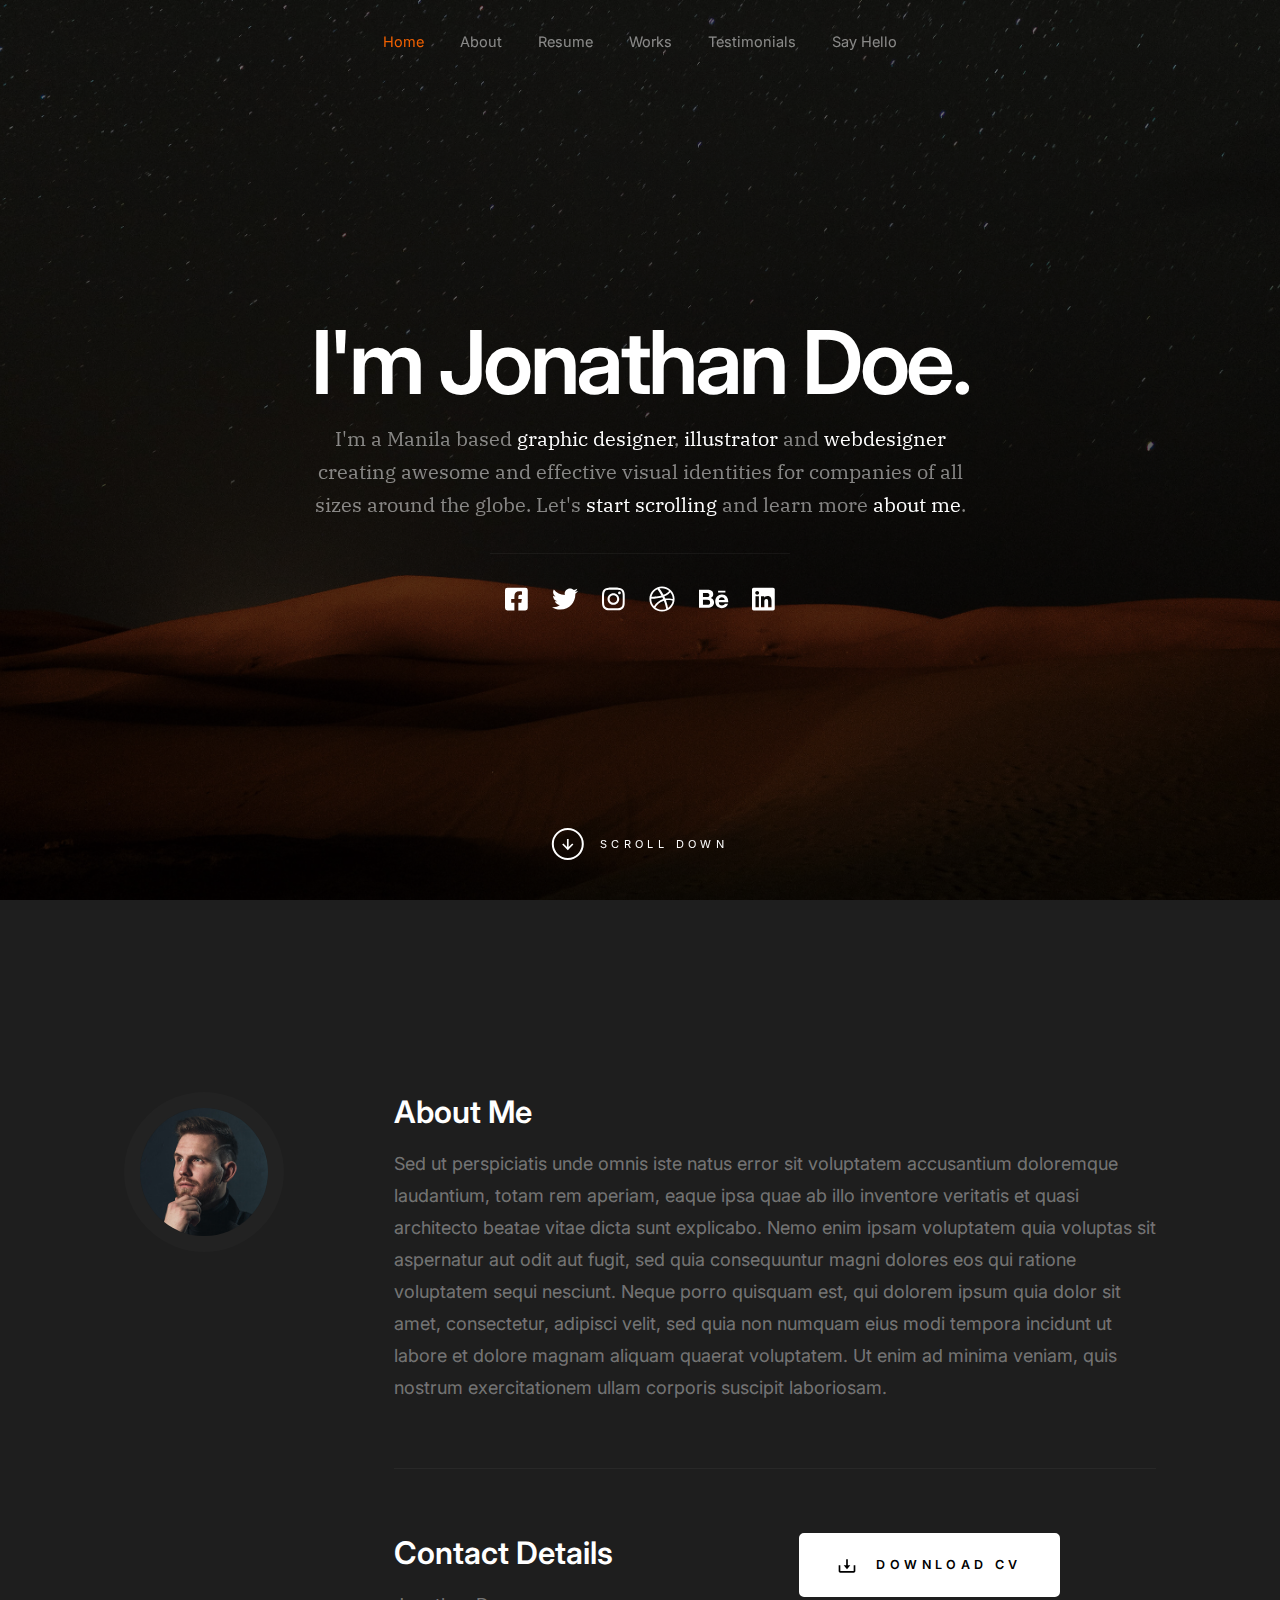
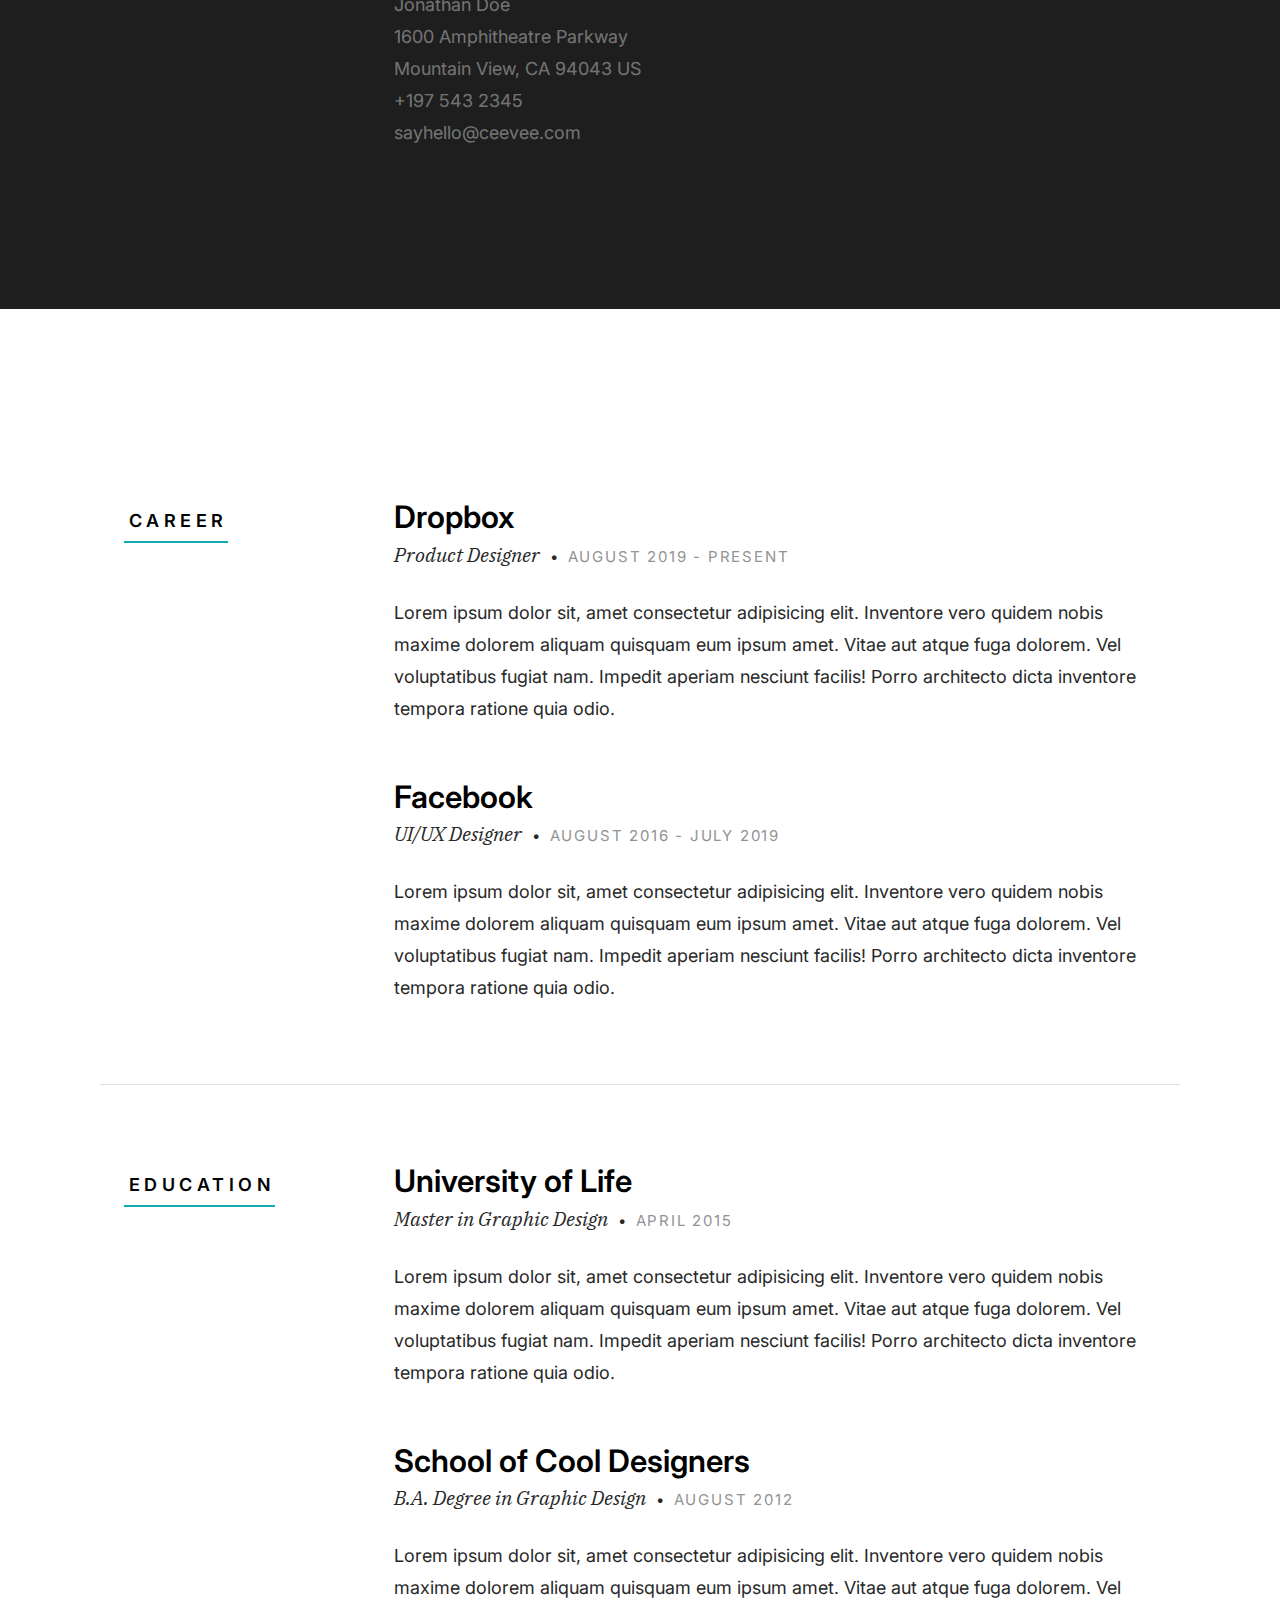
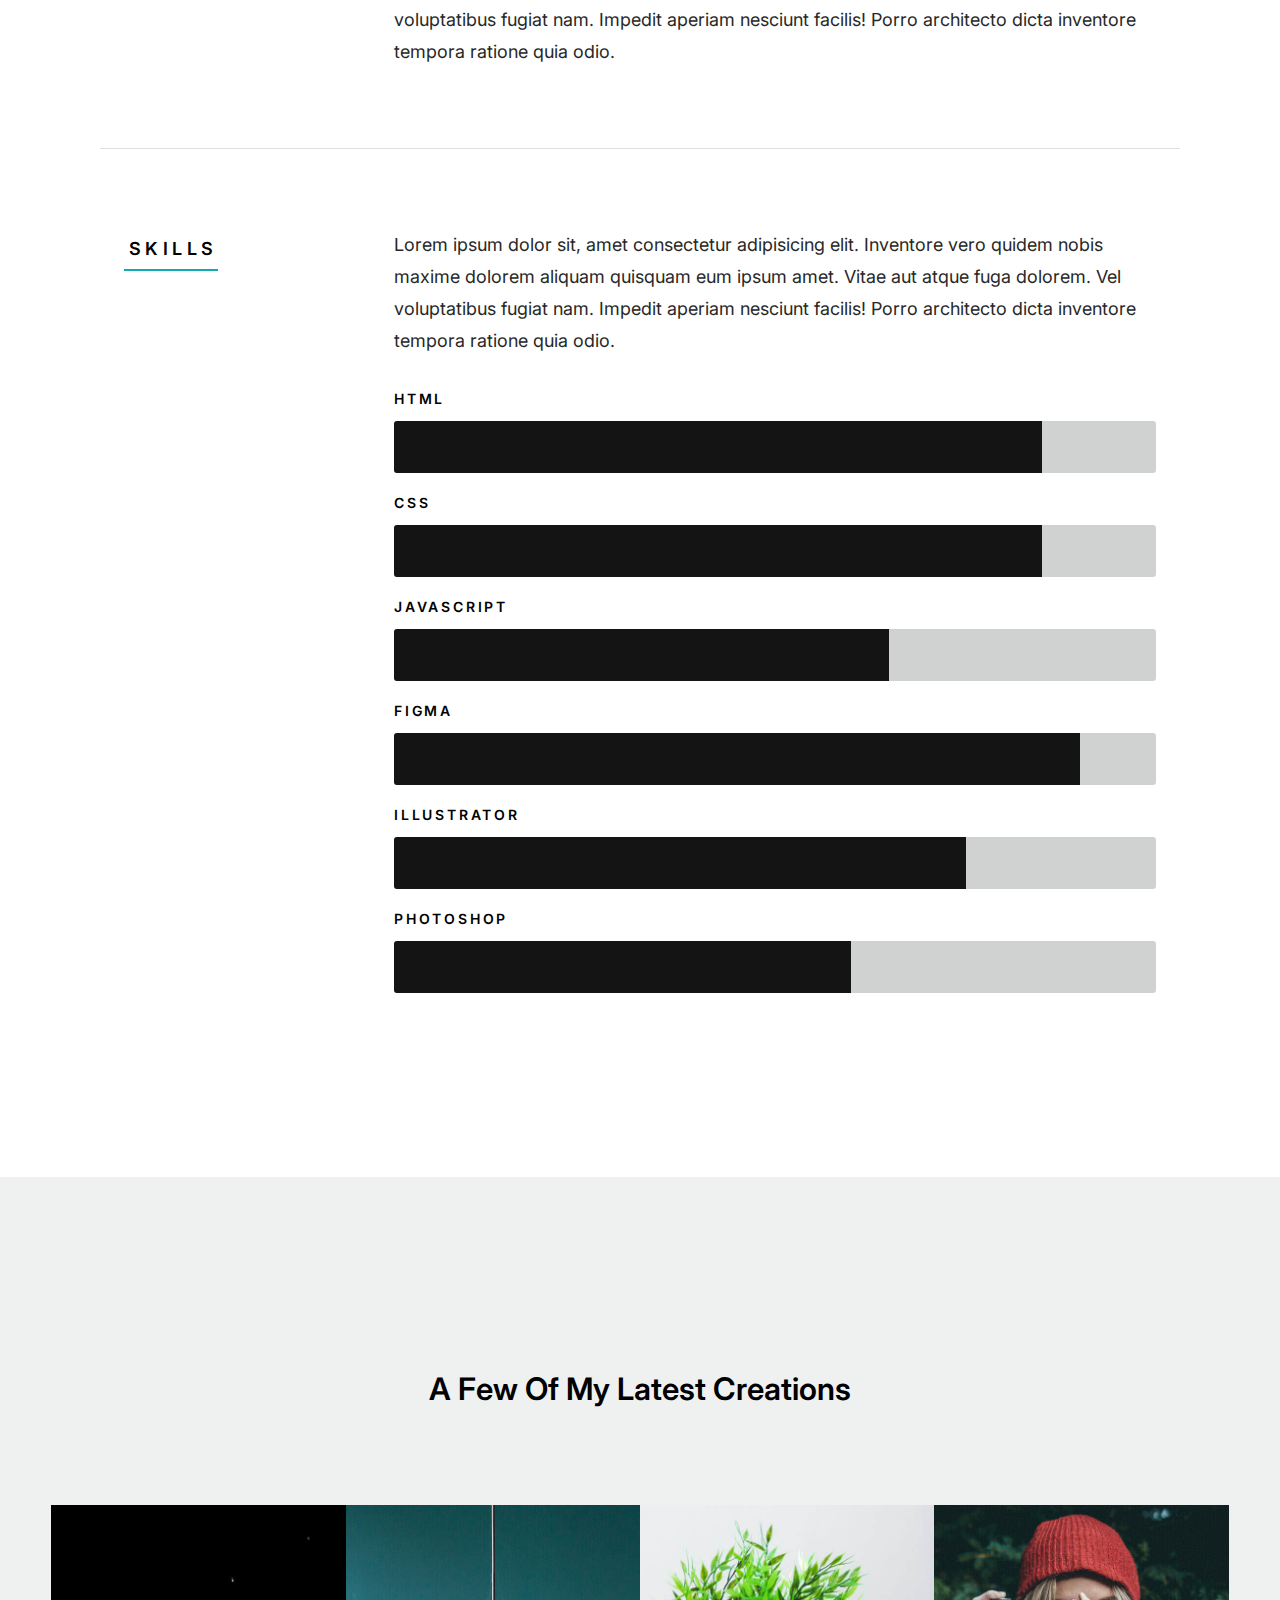
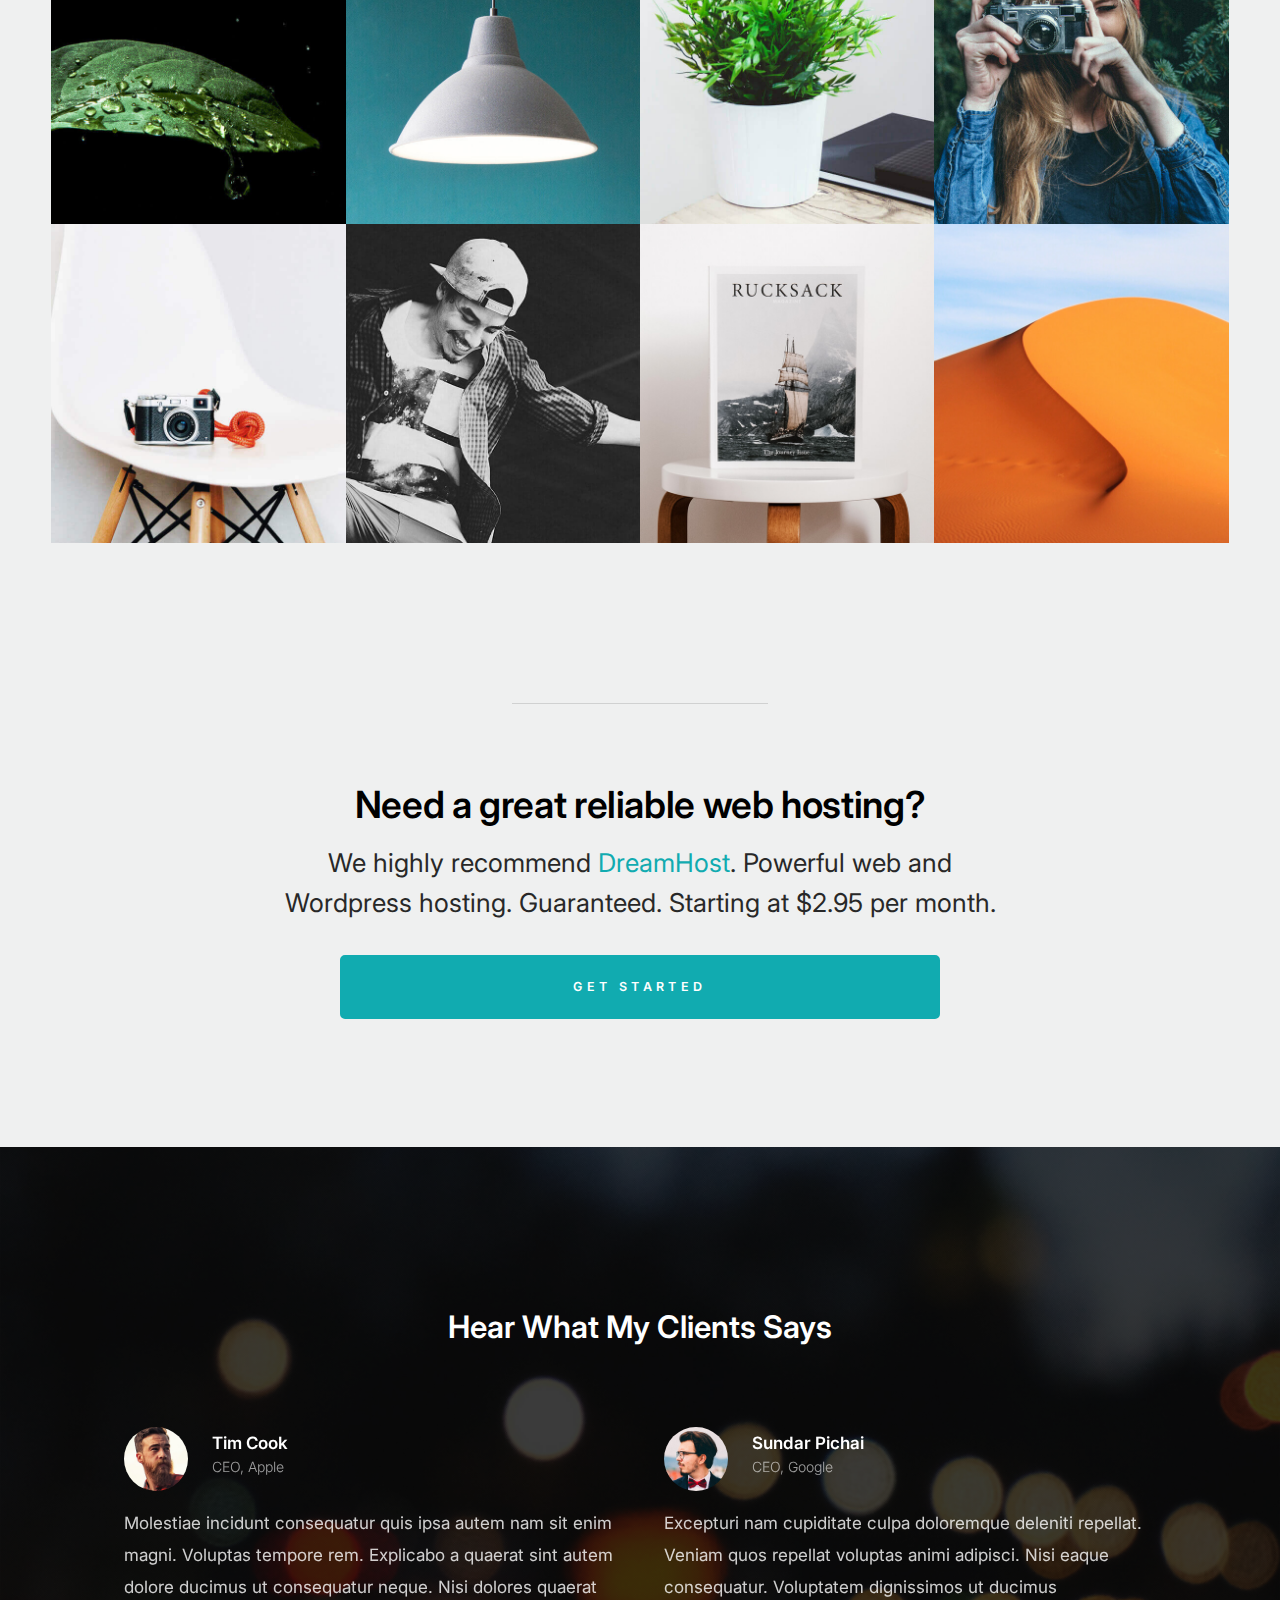
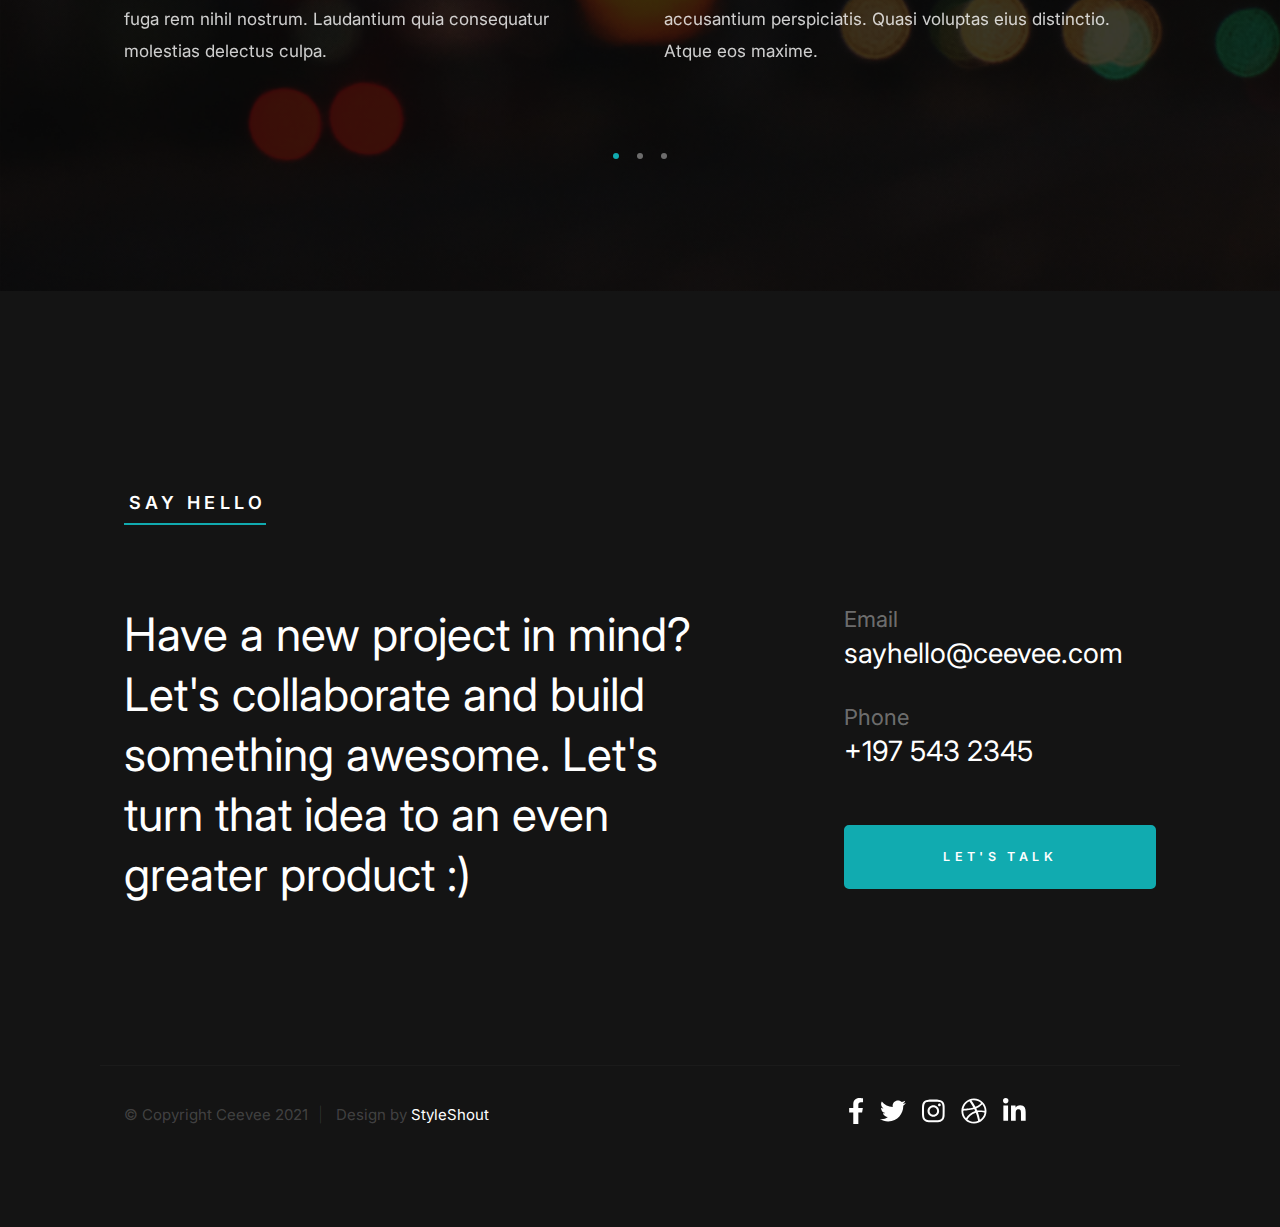
<file: index.html>
<!DOCTYPE html>
<html class="no-js" lang="en">
<head>

    <!--- basic page needs
    ================================================== -->
    <meta charset="utf-8">
    <title>Ceevee 2.0</title>
    <meta name="description" content="">
    <meta name="author" content="">

    <!-- mobile specific metas
    ================================================== -->
    <meta name="viewport" content="width=device-width, initial-scale=1">

    <!-- CSS
    ================================================== -->
    <link rel="stylesheet" href="css/styles.css">
    <link rel="stylesheet" href="css/vendor.css">

    <!-- script
    ================================================== -->
    <script defer src="js/vendor/fontawesome/all.min.js"></script>

    <!-- favicons
    ================================================== -->
    <link rel="apple-touch-icon" sizes="180x180" href="apple-touch-icon.png">
    <link rel="icon" type="image/png" sizes="32x32" href="favicon-32x32.png">
    <link rel="icon" type="image/png" sizes="16x16" href="favicon-16x16.png">
    <link rel="manifest" href="site.webmanifest">

</head>

<body id="top" class="ss-preload">


    <!-- preloader
    ================================================== -->
    <div id="preloader">
        <div id="loader"></div>
    </div>


    <!-- header
    ================================================== -->
    <header class="s-header">
        <div class="row s-header__nav-wrap">
            <nav class="s-header__nav">
                <ul>
                    <li class="current"><a class="smoothscroll" href="#hero">Home</a></li>
                    <li><a class="smoothscroll" href="#about">About</a></li>
                    <li><a class="smoothscroll" href="#resume">Resume</a></li>
                    <li><a class="smoothscroll" href="#portfolio">Works</a></li>
                    <li><a class="smoothscroll" href="#testimonials">Testimonials</a></li>
                    <li><a class="smoothscroll" href="#contact">Say Hello</a></li>
                </ul>
            </nav>
        </div> <!-- end row -->
        
        <a class="s-header__menu-toggle" href="#0" title="Menu">
            <span class="s-header__menu-icon"></span>
        </a>
    </header> <!-- end s-header -->


    <!-- hero
    ================================================== -->
    <section id="hero" class="s-hero target-section">

        <div class="s-hero__bg rellax" data-rellax-speed="-7"></div>

        <div class="row s-hero__content">
            <div class="column">

                <div class="s-hero__content-about">

                    <h1>I'm Jonathan Doe.</h1>

                    <h3>
                    I'm a Manila based <span>graphic designer</span>, <span>illustrator</span> and <span>webdesigner</span> creating awesome and
                    effective visual identities for companies of all sizes around the globe. Let's <a class="smoothscroll" href="#about">start scrolling</a>
                    and learn more <a class="smoothscroll" href="#about">about me</a>.
                    </h3>

                    <div class="s-hero__content-social">
                        <a href="#0"><i class="fab fa-facebook-square" aria-hidden="true"></i></a>
                        <a href="#0"><i class="fab fa-twitter" aria-hidden="true"></i></a>
                        <a href="#0"><i class="fab fa-instagram" aria-hidden="true"></i></a>
                        <a href="#0"><i class="fab fa-dribbble" aria-hidden="true"></i></a>
                        <a href="#0"><i class="fab fa-behance" aria-hidden="true"></i></a>
                        <a href="#0"><i class="fab fa-linkedin" aria-hidden="true"></i></a>
                    </div>

                </div> <!-- end s-hero__content-about -->

            </div>
        </div> <!-- s-hero__content -->

        <div class="s-hero__scroll">
            <a href="#about" class="s-hero__scroll-link smoothscroll">
                <span class="scroll-arrow">
                    <svg xmlns="http://www.w3.org/2000/svg" width="24" height="24" viewBox="0 0 24 24" style="fill:rgba(0, 0, 0, 1);transform:;-ms-filter:"><path d="M18.707 12.707L17.293 11.293 13 15.586 13 6 11 6 11 15.586 6.707 11.293 5.293 12.707 12 19.414z"></path></svg>
                </span>
                <span class="scroll-text">Scroll Down</span>
            </a>
        </div> <!-- s-hero__scroll -->

    </section> <!-- end s-hero -->


    <!-- about
    ================================================== -->
    <section id="about" class="s-about target-section">

        <div class="row">
            <div class="column large-3 tab-12">
                <img class="s-about__pic" src="images/avatars/user-06.jpg" alt="">
            </div>
            <div class="column large-9 tab-12 s-about__content">
                <h3>About Me</h3>
                <p>
                Sed ut perspiciatis unde omnis iste natus error sit voluptatem 
                accusantium doloremque laudantium, totam rem aperiam, eaque ipsa 
                quae ab illo inventore veritatis et quasi architecto beatae vitae 
                dicta sunt explicabo. Nemo enim ipsam voluptatem quia voluptas sit 
                aspernatur aut odit aut fugit, sed quia consequuntur magni dolores 
                eos qui ratione voluptatem sequi nesciunt. Neque porro quisquam est, 
                qui dolorem ipsum quia dolor sit amet, consectetur, adipisci velit, 
                sed quia non numquam eius modi tempora incidunt ut labore et dolore 
                magnam aliquam quaerat voluptatem. Ut enim ad minima veniam, quis 
                nostrum exercitationem ullam corporis suscipit laboriosam.
                </p>

                <hr>

                <div class="row s-about__content-bottom">
                    <div class="column w-1000-stack">
                        <h3>Contact Details</h3>
    
                        <p>
                        Jonathan Doe <br>
                        1600 Amphitheatre Parkway <br>
                        Mountain View, CA 94043 US <br>
                        <a href="tel:+1975432345">+197 543 2345</a> <br>
                        <a href="mailto:#0">sayhello@ceevee.com</a>
                        </p>
                        
                    </div>
                    <div class="column w-1000-stack">
                        <a href="#0" class="btn btn--download">
                            <svg xmlns="http://www.w3.org/2000/svg" width="24" height="24" viewBox="0 0 24 24" style="fill:rgba(0, 0, 0, 1);transform:;-ms-filter:"><path d="M12 16L16 11 13 11 13 4 11 4 11 11 8 11z"></path><path d="M20,18H4v-7H2v7c0,1.103,0.897,2,2,2h16c1.103,0,2-0.897,2-2v-7h-2V18z"></path></svg>
                            Download CV
                        </a>
                    </div>
                </div>
            </div>
        </div> <!-- end row -->

    </section> <!-- end s-about -->


    <!-- resume
    ================================================== -->
    <section id="resume" class="s-resume target-section">
        
        <div class="row s-resume__section">
            <div class="column large-3 tab-12">
                <h3 class="section-header-allcaps">Career</h3>
            </div>
            <div class="column large-9 tab-12">
                <div class="resume-block">

                    <div class="resume-block__header">
                        <h4 class="h3">Dropbox</h4>
                        <p class="resume-block__header-meta">
                            <span>Product Designer</span> 
                            <span class="resume-block__header-date">
                                August 2019 - Present
                            </span>
                        </p>
                    </div>

                    <p>
                    Lorem ipsum dolor sit, amet consectetur adipisicing elit. Inventore 
                    vero quidem nobis maxime dolorem aliquam quisquam eum ipsum amet. Vitae 
                    aut atque fuga dolorem. Vel voluptatibus fugiat nam. Impedit aperiam 
                    nesciunt facilis! Porro architecto dicta inventore tempora ratione quia odio.
                    </p>

                </div> <!-- end resume-block -->

                <div class="resume-block">

                    <div class="resume-block__header">
                        <h4 class="h3">Facebook</h4>
                        <p class="resume-block__header-meta">
                            <span>UI/UX Designer</span> 
                            <span class="resume-block__header-date">
                                August 2016 - July 2019
                            </span>
                        </p>
                    </div>

                    <p>
                    Lorem ipsum dolor sit, amet consectetur adipisicing elit. Inventore 
                    vero quidem nobis maxime dolorem aliquam quisquam eum ipsum amet. Vitae 
                    aut atque fuga dolorem. Vel voluptatibus fugiat nam. Impedit aperiam 
                    nesciunt facilis! Porro architecto dicta inventore tempora ratione quia odio.
                    </p>

                </div> <!-- end resume-block -->
            </div>
        </div> <!-- s-resume__section -->


        <div class="row s-resume__section">
            <div class="column large-3 tab-12">
                <h3 class="section-header-allcaps">Education</h3>
            </div>
            <div class="column large-9 tab-12">
                <div class="resume-block">

                    <div class="resume-block__header">
                        <h4 class="h3">University of Life</h4>
                        <p class="resume-block__header-meta">
                            <span>Master in Graphic Design</span> 
                            <span class="resume-block__header-date">
                                April 2015
                            </span>
                        </p>
                    </div>

                    <p>
                    Lorem ipsum dolor sit, amet consectetur adipisicing elit. Inventore 
                    vero quidem nobis maxime dolorem aliquam quisquam eum ipsum amet. Vitae 
                    aut atque fuga dolorem. Vel voluptatibus fugiat nam. Impedit aperiam 
                    nesciunt facilis! Porro architecto dicta inventore tempora ratione quia odio.
                    </p>

                </div> <!-- end resume-block -->

                <div class="resume-block">

                    <div class="resume-block__header">
                        <h4 class="h3">School of Cool Designers</h4>
                        <p class="resume-block__header-meta">
                            <span>B.A. Degree in Graphic Design</span> 
                            <span class="resume-block__header-date">
                                August 2012
                            </span>
                        </p>
                    </div>

                    <p>
                    Lorem ipsum dolor sit, amet consectetur adipisicing elit. Inventore 
                    vero quidem nobis maxime dolorem aliquam quisquam eum ipsum amet. Vitae 
                    aut atque fuga dolorem. Vel voluptatibus fugiat nam. Impedit aperiam 
                    nesciunt facilis! Porro architecto dicta inventore tempora ratione quia odio.
                    </p>

                </div> <!-- end resume-block -->
            </div>
        </div> <!-- s-resume__section -->


        <div class="row s-resume__section">
            <div class="column large-3 tab-12">
                <h3 class="section-header-allcaps">Skills</h3>
            </div>
            <div class="column large-9 tab-12">
                <div class="resume-block">

                    <p>
                    Lorem ipsum dolor sit, amet consectetur adipisicing elit. Inventore 
                    vero quidem nobis maxime dolorem aliquam quisquam eum ipsum amet. Vitae 
                    aut atque fuga dolorem. Vel voluptatibus fugiat nam. Impedit aperiam 
                    nesciunt facilis! Porro architecto dicta inventore tempora ratione quia odio.
                    </p>

                    <ul class="skill-bars-fat">
                        <li>
                        <div class="progress percent85"></div>
                        <strong>HTML</strong>
                        </li>
                        <li>
                        <div class="progress percent85"></div>
                        <strong>CSS</strong>
                        </li>
                        <li>
                        <div class="progress percent65"></div>
                        <strong>Javascript</strong>
                        </li>
                        <li>
                        <div class="progress percent90"></div>
                        <strong>Figma</strong>
                        </li>
                        <li>
                        <div class="progress percent75"></div>
                        <strong>Illustrator</strong>
                        </li>
                        <li>
                        <div class="progress percent60"></div>
                        <strong>Photoshop</strong>
                        </li>
                    </ul>

                </div> <!-- end resume-block -->

            </div>
        </div> <!-- s-resume__section -->

    </section> <!-- end s-resume -->


    <!-- portfolio
    ================================================== -->
    <section id="portfolio" class="s-portfolio target-section">

        <div class="row s-portfolio__header">
            <div class="column large-12">
                <h3>A Few Of My Latest Creations</h3>
            </div>
        </div>

        <div class="row collapse block-large-1-4 block-medium-1-3 block-tab-1-2 block-500-stack folio-list">

            <div class="column folio-item">
                <a href="#modal-01" class="folio-item__thumb">
                    <img src="images/portfolio/droplet.jpg" 
                         srcset="images/portfolio/droplet.jpg 1x, 
                                 images/portfolio/droplet@2x.jpg 2x" alt="">
                </a>
            </div> <!-- end folio-item -->

            <div class="column folio-item">
                <a href="#modal-02" class="folio-item__thumb">
                    <img src="images/portfolio/lamp.jpg" 
                         srcset="images/portfolio/lamp.jpg 1x, 
                                 images/portfolio/lamp@2x.jpg 2x" alt="">
                </a>
            </div> <!-- end folio-item -->

            <div class="column folio-item">
                <a href="#modal-03" class="folio-item__thumb">
                    <img src="images/portfolio/minimalismo.jpg" 
                         srcset="images/portfolio/minimalismo.jpg 1x, 
                                 images/portfolio/minimalismo@2x.jpg 2x" alt="">
                </a>
            </div> <!-- end folio-item -->

            <div class="column folio-item">
                <a href="#modal-04" class="folio-item__thumb">
                    <img src="images/portfolio/shutterbug.jpg" 
                         srcset="images/portfolio/shutterbug.jpg 1x, 
                                 images/portfolio/shutterbug@2x.jpg 2x" alt="">
                </a>
            </div> <!-- end folio-item -->

            <div class="column folio-item">
                <a href="#modal-05" class="folio-item__thumb">
                    <img src="images/portfolio/fuji.jpg" 
                         srcset="images/portfolio/fuji.jpg 1x, 
                                 images/portfolio/fuji@2x.jpg 2x" alt="">
                </a>
            </div> <!-- end folio-item -->

            <div class="column folio-item">
                <a href="#modal-06" class="folio-item__thumb">
                    <img src="images/portfolio/skaterboy.jpg" 
                         srcset="images/portfolio/skaterboy.jpg 1x, 
                                 images/portfolio/skaterboy@2x.jpg 2x" alt="">
                </a>
            </div> <!-- end folio-item -->

            <div class="column folio-item">
                <a href="#modal-07" class="folio-item__thumb">
                    <img src="images/portfolio/rucksack.jpg" 
                         srcset="images/portfolio/rucksack.jpg 1x, 
                                 images/portfolio/rucksack@2x.jpg 2x" alt="">
                </a>
            </div> <!-- end folio-item -->

            <div class="column folio-item">
                <a href="#modal-08" class="folio-item__thumb">
                    <img src="images/portfolio/sanddunes.jpg" 
                         srcset="images/portfolio/sanddunes.jpg 1x, 
                                 images/portfolio/sanddunes@2x.jpg 2x" alt="">
                </a>
            </div> <!-- end folio-item -->

        </div> <!-- end folio-list -->


        <!-- Modal Templates Popup
        =========================================================== -->
        <div id="modal-01" hidden>
            <div class="modal-popup">
                <img src="images/portfolio/gallery/g-droplet.jpg" alt="" />
    
                <div class="modal-popup__desc">
                    <h5>Droplet</h5>
                    <p>Odio soluta enim quos sit asperiores rerum rerum repudiandae cum. Vel voluptatem alias qui assumenda iure et expedita voluptatem. Ratione officiis quae.</p>
                    <ul class="modal-popup__cat">
                        <li>Branding</li>
                        <li>Product Design</li>
                    </ul>
                </div>
    
                <a href="https://www.behance.net/" class="modal-popup__details">Project link</a>
            </div>
        </div> <!-- end modal -->

        <div id="modal-02" hidden>
            <div class="modal-popup">
                <img src="images/portfolio/gallery/g-lamp.jpg" alt="" />
    
                <div class="modal-popup__desc">
                    <h5>The Lamp</h5>
                    <p>Proin gravida nibh vel velit auctor aliquet. Aenean sollicitudin, lorem quis bibendum auctor, nisi elit consequat ipsum, nec sagittis sem nibh id elit.</p>
                    <ul class="modal-popup__cat">
                        <li>Branding</li>
                    </ul>
                </div>
    
                <a href="https://www.behance.net/" class="modal-popup__details">Project link</a>
            </div>
        </div> <!-- end modal -->

        <div id="modal-03" hidden>
            <div class="modal-popup">
                <img src="images/portfolio/gallery/g-minimalismo.jpg" alt="" />
    
                <div class="modal-popup__desc">
                    <h5>Minimalismo</h5>
                    <p>Exercitationem reprehenderit quod explicabo consequatur aliquid ut magni ut. Deleniti quo corrupti illum velit eveniet ratione necessitatibus ipsam mollitia.</p>
                    <ul class="modal-popup__cat">
                        <li>Product Design</li>
                    </ul>
                </div>
    
                <a href="https://www.behance.net/" class="modal-popup__details">Project link</a>
            </div>
        </div> <!-- end modal -->

        <div id="modal-04" hidden>
            <div class="modal-popup">
                <img src="images/portfolio/gallery/g-shutterbug.jpg" alt="" />
    
                <div class="modal-popup__desc">
                    <h5>Shutterbug</h5>
                    <p>Dolores velit qui quos nobis. Aliquam delectus voluptas quos possimus non voluptatem voluptas voluptas. Est doloribus eligendi porro doloribus voluptatum.</p>
                    <ul class="modal-popup__cat">
                        <li>E-Commerce</li>
                    </ul>
                </div>
    
                <a href="https://www.behance.net/" class="modal-popup__details">Project link</a>
            </div>
        </div> <!-- end modal -->

        <div id="modal-05" hidden>
            <div class="modal-popup">

                <img src="images/portfolio/gallery/g-fuji.jpg" alt="" />
    
                <div class="modal-popup__desc">
                    <h5>Fuji</h5>
                    <p>Proin gravida nibh vel velit auctor aliquet. Aenean sollicitudin, lorem quis bibendum auctor, nisi elit consequat ipsum, nec sagittis sem nibh id elit.</p>
                    <ul class="modal-popup__cat">
                        <li>Product Design</li>
                    </ul>
                </div>
    
                <a href="https://www.behance.net/" class="modal-popup__details">Project link</a>
            </div>
        </div> <!-- end modal -->

        <div id="modal-06" hidden>
            <div class="modal-popup">
                <img src="images/portfolio/gallery/g-skaterboy.jpg" alt="" />
    
                <div class="modal-popup__desc">
                    <h5>Skaterboy</h5>
                    <p>Quisquam vel libero consequuntur autem voluptas. Qui aut vero. Omnis fugit mollitia cupiditate voluptas. Aenean sollicitudin, lorem quis bibendum auctor.</p>
                    <ul class="modal-popup__cat">
                        <li>Branding</li>
                        <li>Product Design</li>
                    </ul>
                </div>
    
                <a href="https://www.behance.net/" class="modal-popup__details">Project link</a>
            </div>
        </div> <!-- end modal -->

        <div id="modal-07" hidden>
            <div class="modal-popup">
                <img src="images/portfolio/gallery/g-rucksack.jpg" alt="" />
    
                <div class="modal-popup__desc">
                    <h5>Rucksack</h5>
                    <p>Odio soluta enim quos sit asperiores rerum rerum repudiandae cum. Vel voluptatem alias qui assumenda iure et expedita voluptatem. Ratione officiis quae.</p>
                    <ul class="modal-popup__cat">
                        <li>Branding</li>
                        <li>Product Design</li>
                    </ul>
                </div>
    
                <a href="https://www.behance.net/" class="modal-popup__details">Project link</a>
            </div>
        </div> <!-- end modal -->

        <div id="modal-08" hidden>
            <div class="modal-popup">
                <img src="images/portfolio/gallery/g-sanddunes.jpg" alt="" />
    
                <div class="modal-popup__desc">
                    <h5>Sand Dunes</h5>
                    <p>Proin gravida nibh vel velit auctor aliquet. Aenean sollicitudin, lorem quis bibendum auctor, nisi elit consequat ipsum, nec sagittis sem nibh id elit.</p>
                    <ul class="modal-popup__cat">
                        <li>Web Design</li>
                    </ul>
                </div>
    
                <a href="https://www.behance.net/" class="modal-popup__details">Project link</a>
            </div>
        </div> <!-- end modal -->


    </section> <!-- end s-portfolio -->


    <!-- CTA
    ================================================== -->
    <section class="s-cta">

        <div class="row">
            <div class="column">
                <h3 class="h2 section-desc">
                    Need a great reliable web hosting?
                </h3>
            </div>
        </div> <!-- end heading-block -->

        <div class="row cta-content">
            <div class="column">
                <p>
                We highly recommend <a href="https://www.dreamhost.com/r.cgi?287326">DreamHost</a>.
                Powerful web and Wordpress hosting. Guaranteed.
                Starting at $2.95 per month.
                </p>

                <a href="https://www.dreamhost.com/r.cgi?287326" class="btn btn--primary h-full-width">Get Started</a>
            </div>
        </div> <!-- end cta-content -->

    </section> <!-- end s-cta -->


    <!-- testimonials
    ================================================== -->
    <section id="testimonials" class="s-testimonials target-section">

        <div class="s-testimonials__bg"></div>

        <div class="row s-testimonials__header">
            <div class="column large-12">
                <h3>Hear What My Clients Says</h3>
            </div>
        </div>

        <div class="row s-testimonials__content">

            <div class="column">

                <div class="swiper-container testimonial-slider">

                    <div class="swiper-wrapper">

                        <div class="testimonial-slider__slide swiper-slide">
                            <div class="testimonial-slider__author">
                                <img src="images/avatars/user-02.jpg" alt="Author image" class="testimonial-slider__avatar">
                                <cite class="testimonial-slider__cite">
                                    <strong>Tim Cook</strong>
                                    <span>CEO, Apple</span>
                                </cite>
                            </div>
                            <p>
                            Molestiae incidunt consequatur quis ipsa autem nam sit enim magni. Voluptas tempore rem. 
                            Explicabo a quaerat sint autem dolore ducimus ut consequatur neque.  Nisi dolores quaerat fuga rem nihil nostrum.
                            Laudantium quia consequatur molestias delectus culpa.
                            </p>
                        </div> <!-- end testimonial-slider__slide -->
        
                        <div class="testimonial-slider__slide swiper-slide">
                            <div class="testimonial-slider__author">
                                <img src="images/avatars/user-03.jpg" alt="Author image" class="testimonial-slider__avatar">
                                <cite class="testimonial-slider__cite">
                                    <strong>Sundar Pichai</strong>
                                    <span>CEO, Google</span>
                                </cite>
                            </div>
                            <p>
                            Excepturi nam cupiditate culpa doloremque deleniti repellat. Veniam quos repellat voluptas animi adipisci.
                            Nisi eaque consequatur. Voluptatem dignissimos ut ducimus accusantium perspiciatis.
                            Quasi voluptas eius distinctio. Atque eos maxime.
                            </p>
                        </div> <!-- end testimonial-slider__slide -->
        
                        <div class="testimonial-slider__slide swiper-slide">
                            <div class="testimonial-slider__author">
                                <img src="images/avatars/user-04.jpg" alt="Author image" class="testimonial-slider__avatar">
                                <cite class="testimonial-slider__cite">
                                    <strong>Satya Nadella</strong>
                                    <span>CEO, Microsoft</span>
                                </cite>
                            </div>
                            <p>
                            Repellat dignissimos libero. Qui sed at corrupti expedita voluptas odit. Nihil ea quia nesciunt. Ducimus aut sed ipsam.  
                            Autem eaque officia cum exercitationem sunt voluptatum accusamus. Quasi voluptas eius distinctio.
                            Voluptatem dignissimos ut.
                            </p>
                        </div> <!-- end testimonial-slider__slide -->

                        <div class="testimonial-slider__slide swiper-slide">
                            <div class="testimonial-slider__author">
                                <img src="images/avatars/user-05.jpg" alt="Author image" class="testimonial-slider__avatar">
                                <cite class="testimonial-slider__cite">
                                    <strong>Jeff Bezos</strong>
                                    <span>CEO, Amazon</span>
                                </cite>
                            </div>
                            <p>
                            Nunc interdum lacus sit amet orci. Vestibulum dapibus nunc ac augue. Fusce vel dui. In ac felis 
                            quis tortor malesuada pretium. Curabitur vestibulum aliquam leo. Qui sed at corrupti expedita voluptas odit. 
                            Nihil ea quia nesciunt. Ducimus aut sed ipsam.
                            </p>
                        </div> <!-- end testimonial-slider__slide -->
    
                    </div> <!-- end testimonial slider swiper-wrapper -->

                    <div class="swiper-pagination"></div>

                </div> <!-- end swiper-container -->

            </div> <!-- end column -->

        </div> <!-- end row -->

    </section> <!-- end s-testimonials -->


    <!-- contact
    ================================================== -->
    <section id="contact" class="s-contact target-section">

        <div class="row s-contact__header">
            <div class="column large-12">
                <h3 class="section-header-allcaps">Say Hello</h3>
            </div>
        </div>

        <div class="row s-contact__content">

            <div class="column large-7 medium-12">

                <h4 class="huge-text">
                Have a new project in mind? Let's collaborate and build something awesome. 
                Let's turn that idea to an even greater product :)
                </h4>

            </div>

            <div class="column large-4 medium-12">

                <div class="row contact-infos">
                    <div class="column large-12 medium-6 tab-12">
                        <div class="contact-block">
                            <h5 class="contact-block__header">
                                Email
                            </h5>
                            <p class="contact-block__content">
                                <a class="mailtoui" href="mailto:sayhello@ceevee.com">sayhello@ceevee.com</a>
                            </p>
                        </div> <!-- end contact-block -->
                    </div>
                    <div class="column large-12 medium-6 tab-12">
                        <div class="contact-block">
                            <h5 class="contact-block__header">
                                Phone
                            </h5>
                            <p class="contact-block__content">
                                <a href="tel:+1975432345">+197 543 2345</a>
                            </p>
                        </div> <!-- end contact-block -->
                    </div>

                    <div class="column large-12">
                        <a href="mailto:sayhello@ceevee.com" class="mailtoui btn btn--primary h-full-width">Let's Talk</a>
                    </div>
                </div> <!-- end contact-infos -->

            </div>
        </div> <!-- s-contact__content -->

    </section> <!-- end s-contact -->
    

    <!-- footer
    ================================================== -->
    <footer class="s-footer">
        <div class="row">
            <div class="column large-4 medium-6 w-1000-stack s-footer__social-block">
                <ul class="s-footer__social">
                    <li><a href="#0"><i class="fab fa-facebook-f" aria-hidden="true"></i></a></li>
                    <li><a href="#0"><i class="fab fa-twitter" aria-hidden="true"></i></a></li>
                    <li><a href="#0"><i class="fab fa-instagram" aria-hidden="true"></i></a></li>
                    <li><a href="#0"><i class="fab fa-dribbble" aria-hidden="true"></i></a></li>
                    <li><a href="#0"><i class="fab fa-linkedin-in" aria-hidden="true"></i></a></li>
                </ul>
            </div>

            <div class="column large-7 medium-6 w-1000-stack ss-copyright">
                <span>© Copyright Ceevee 2021</span> 
                <span>Design by <a href="https://www.styleshout.com/">StyleShout</a></span>
            </div>
        </div>

        <div class="ss-go-top">
            <a class="smoothscroll" title="Back to Top" href="#top">
                <svg xmlns="http://www.w3.org/2000/svg" viewBox="0 0 24 24"><path d="M6 4h12v2H6zm5 10v6h2v-6h5l-6-6-6 6z"/></svg>
             </a>
        </div> <!-- end ss-go-top -->
    </footer>


    <!-- Java Script
    ================================================== -->
    <script src="js/plugins.js"></script>
    <script src="js/main.js"></script>

</body>

</html>
</file>
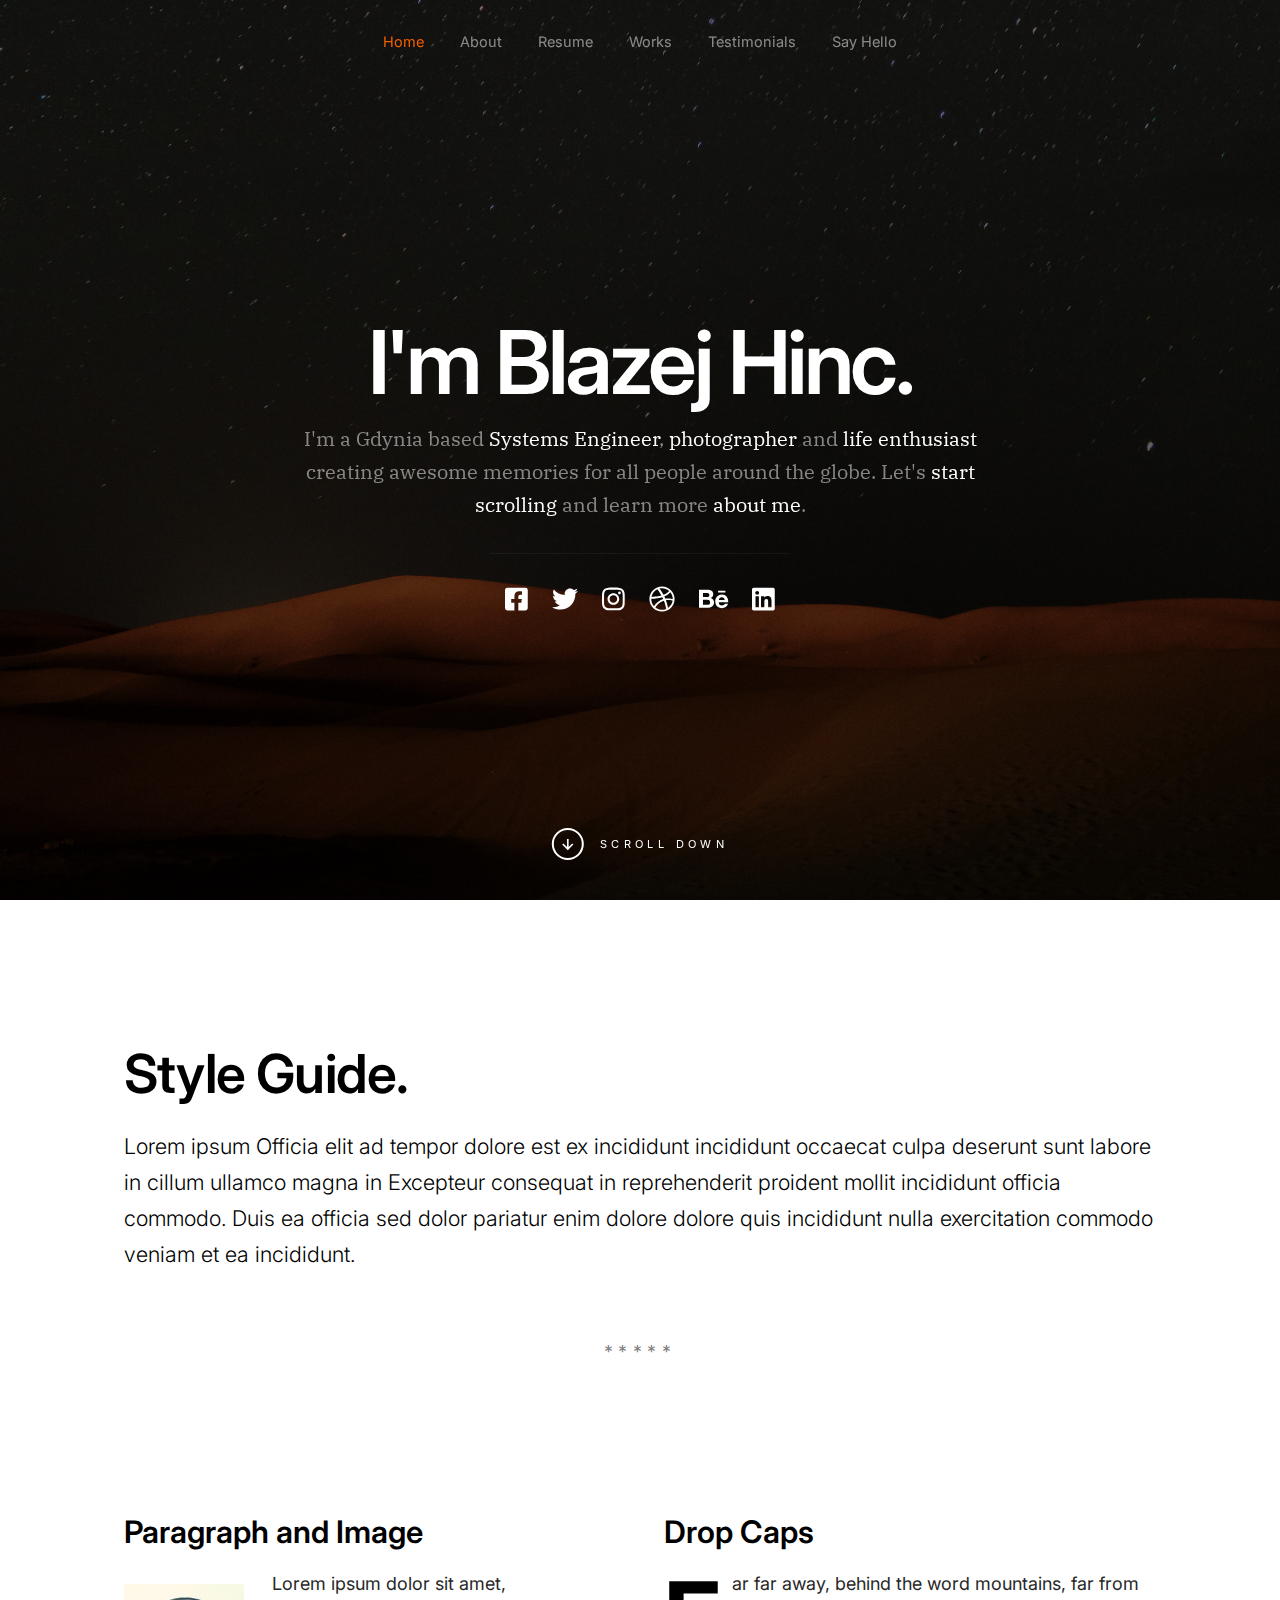
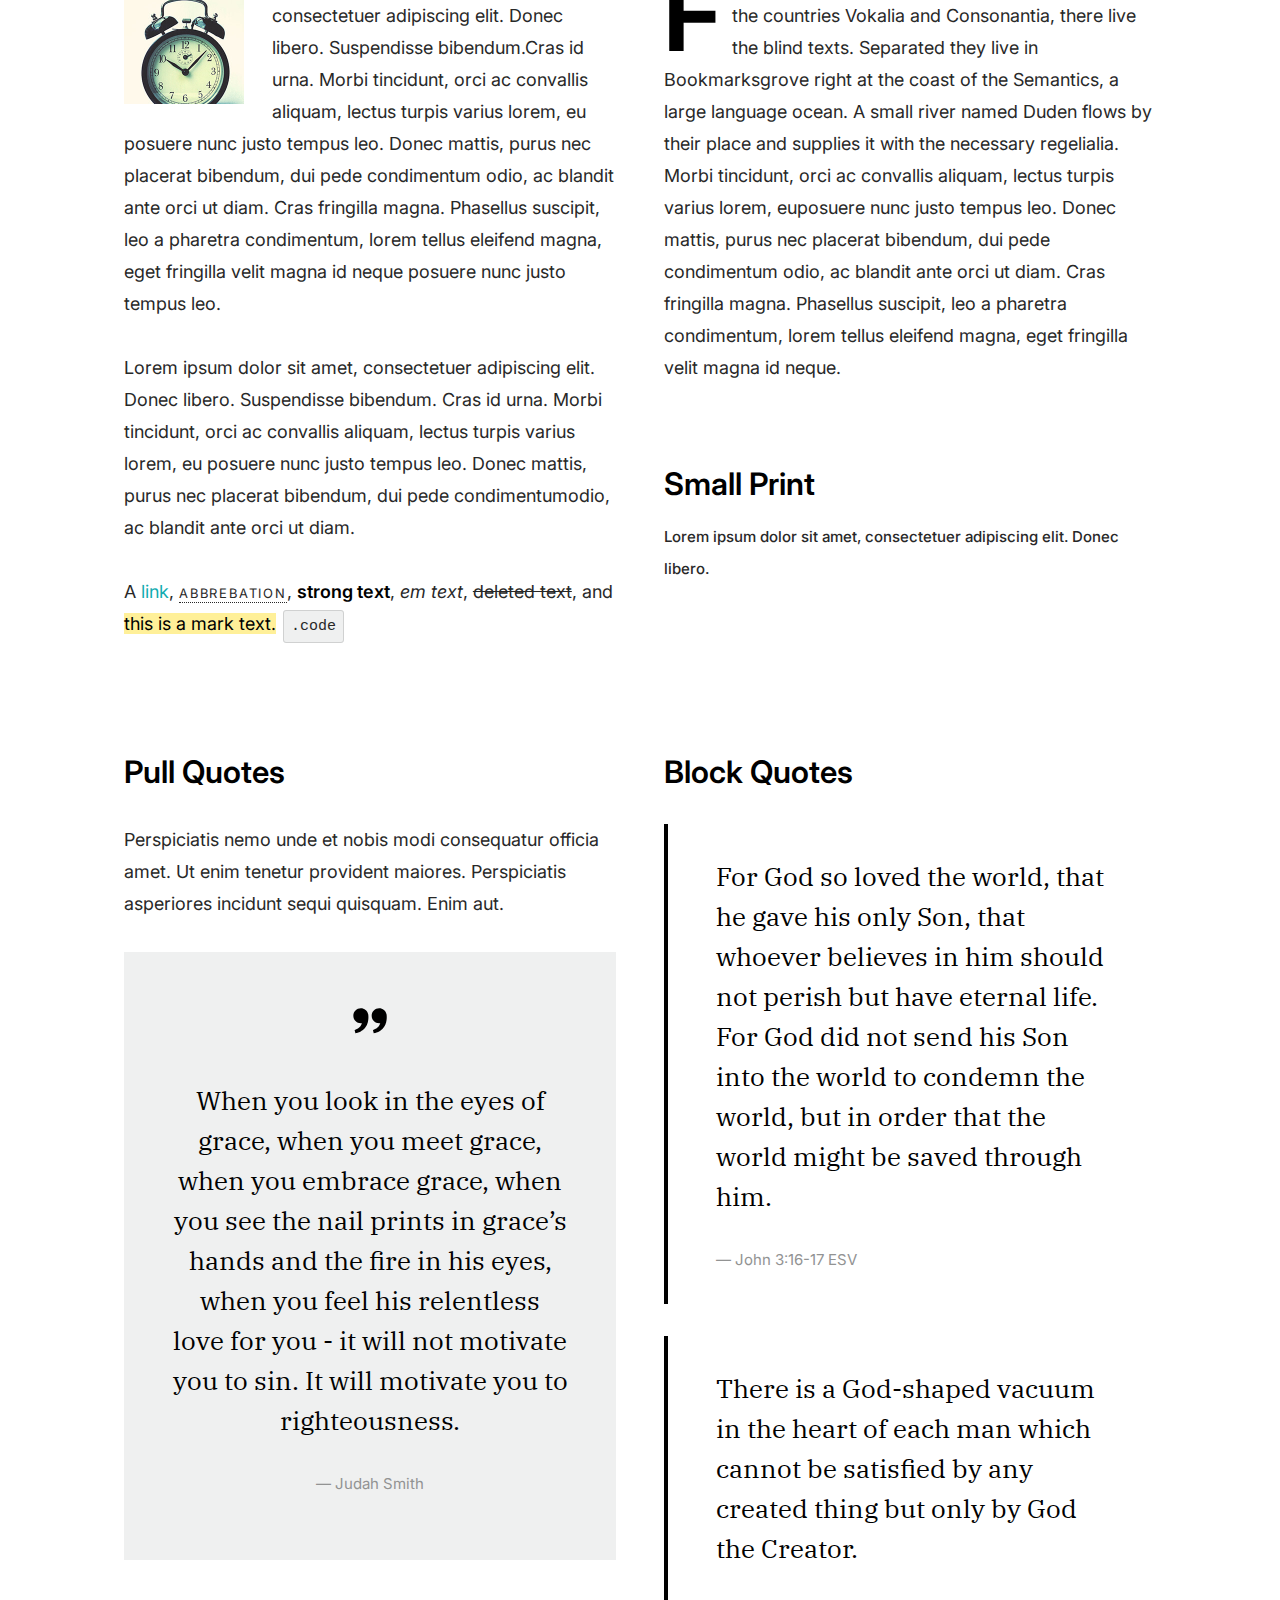
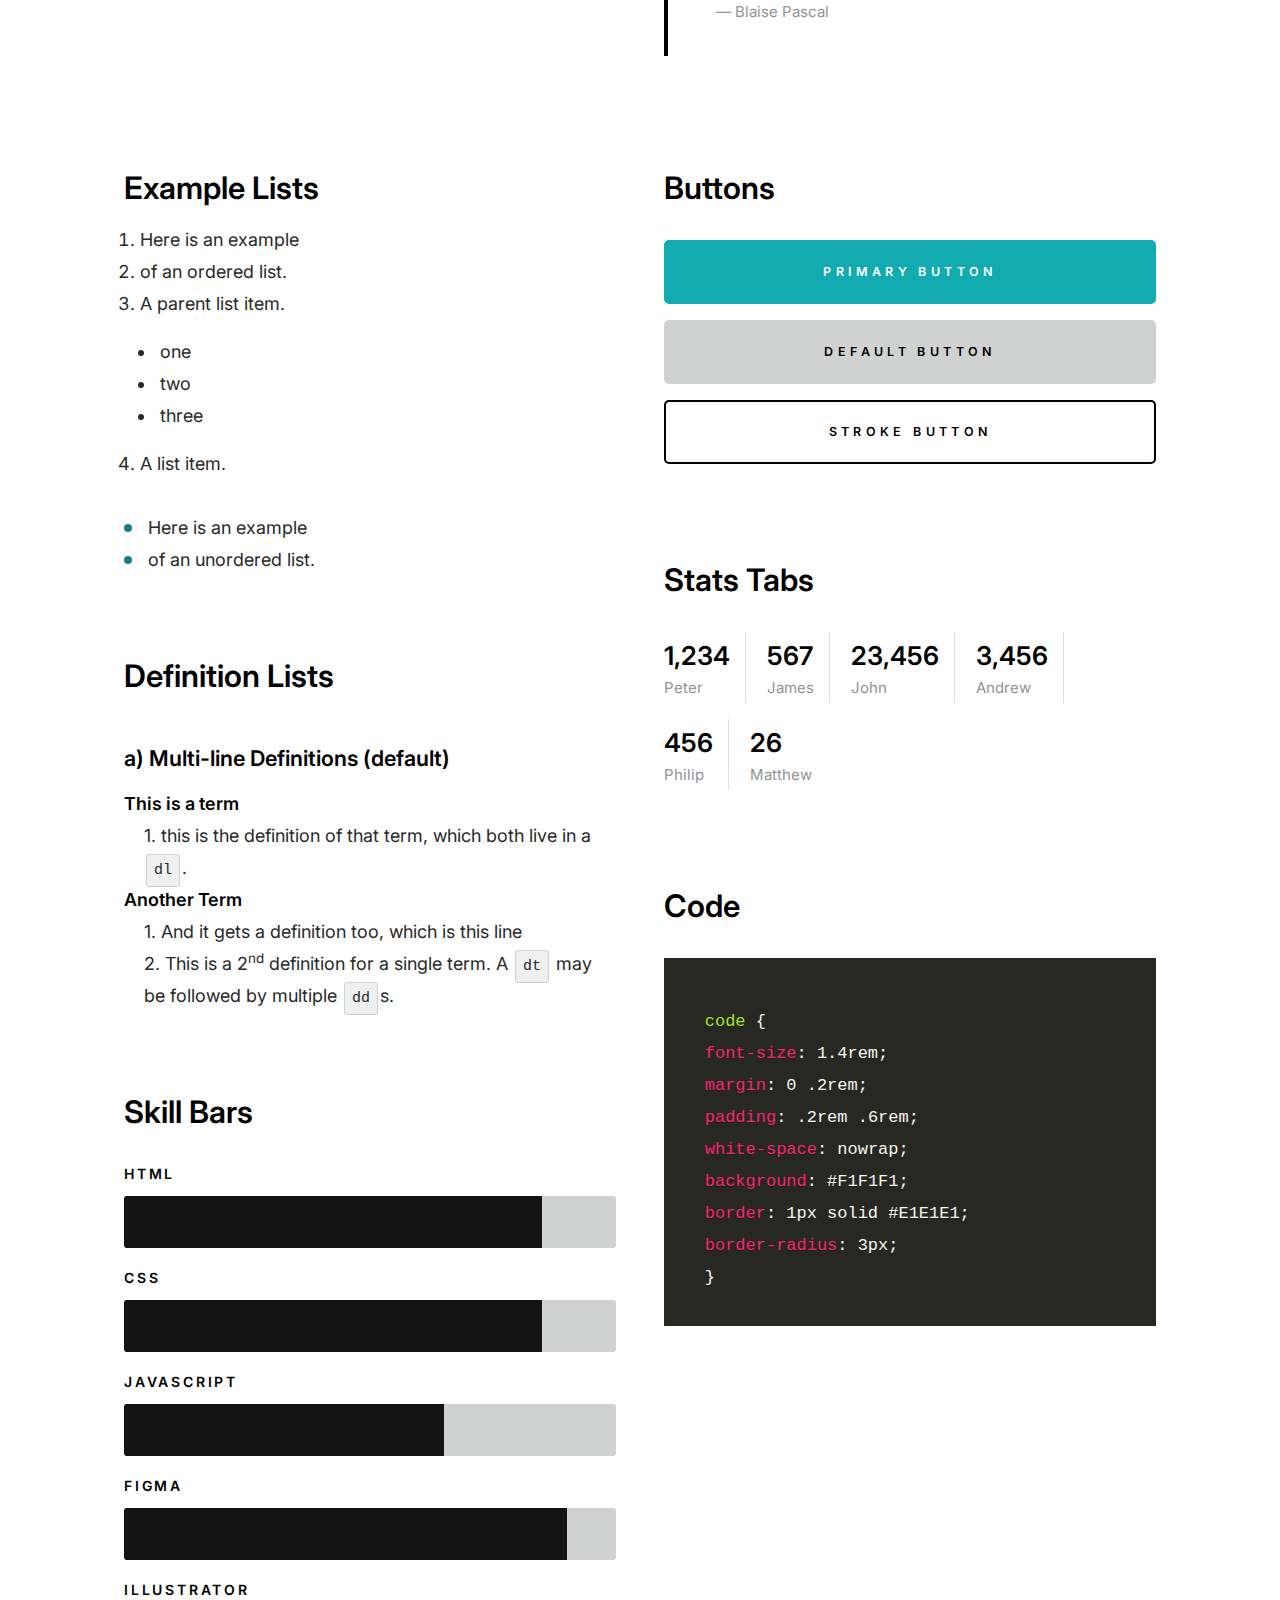
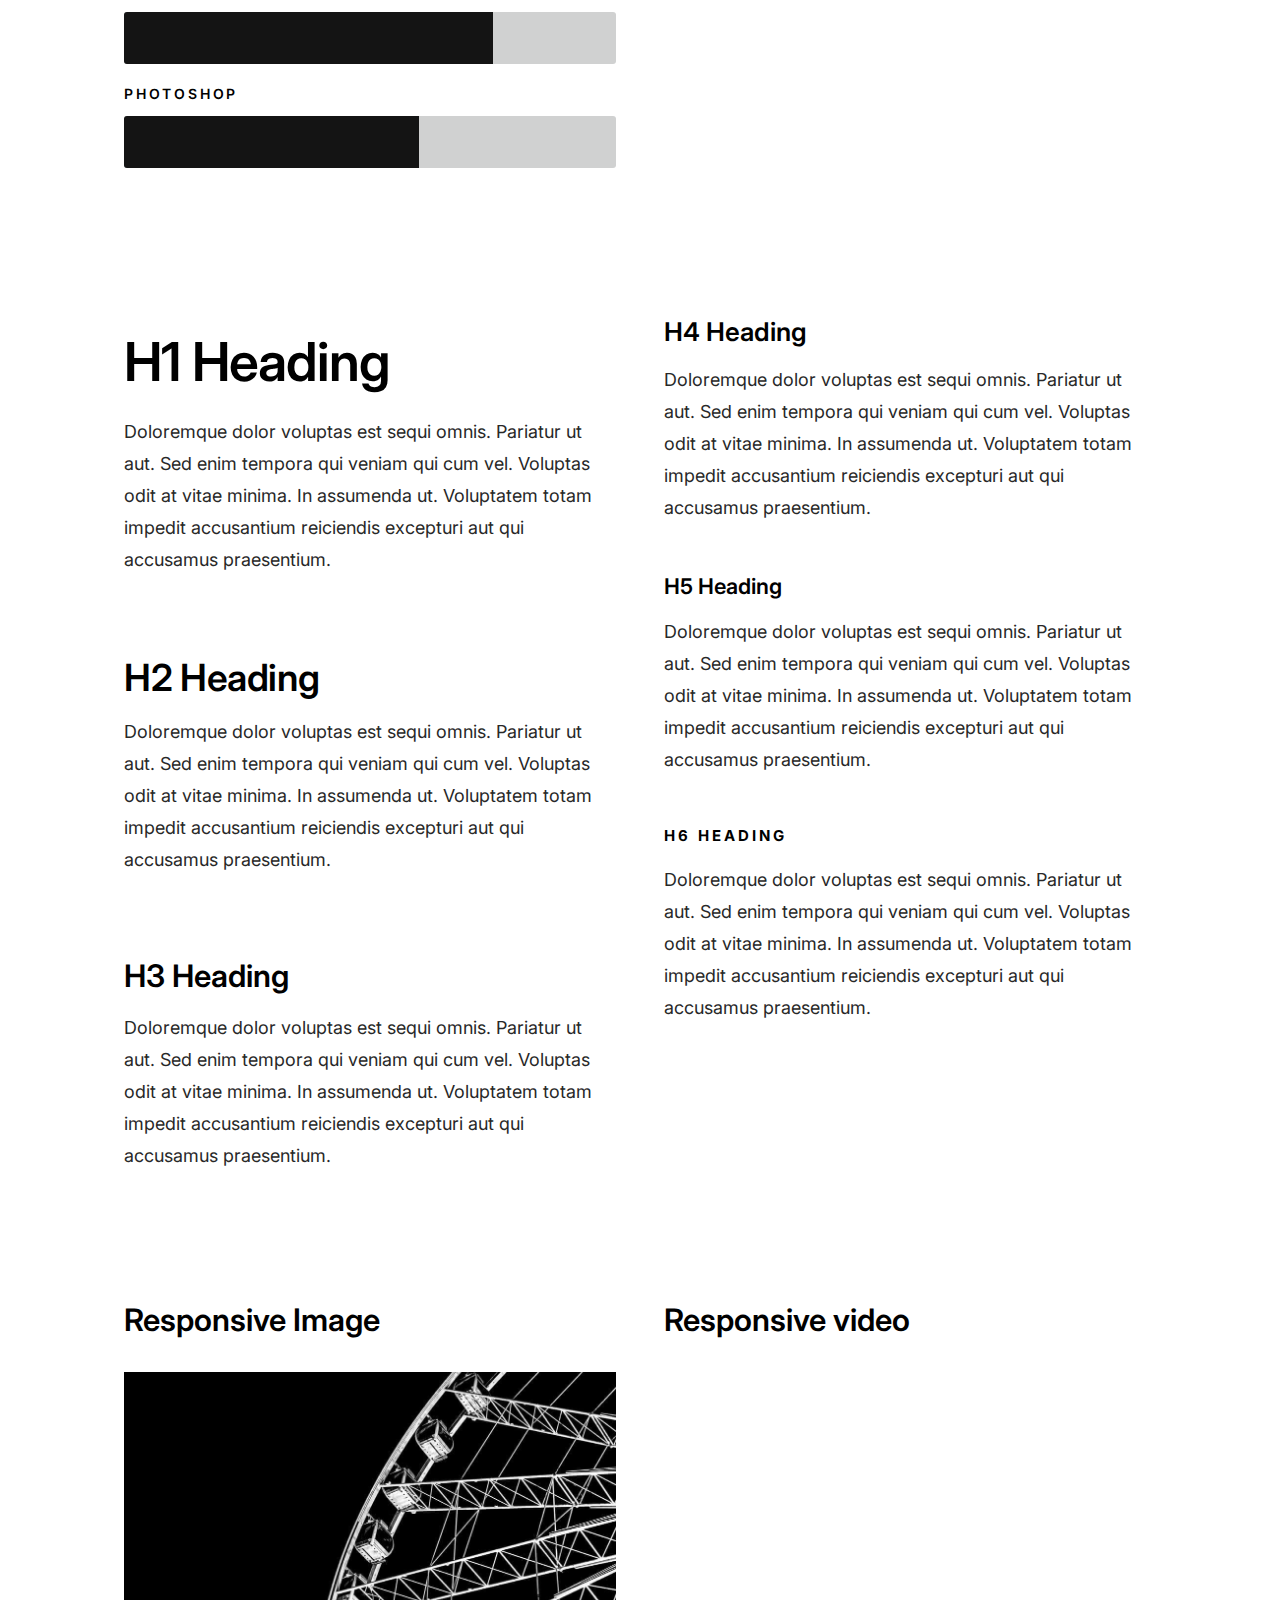
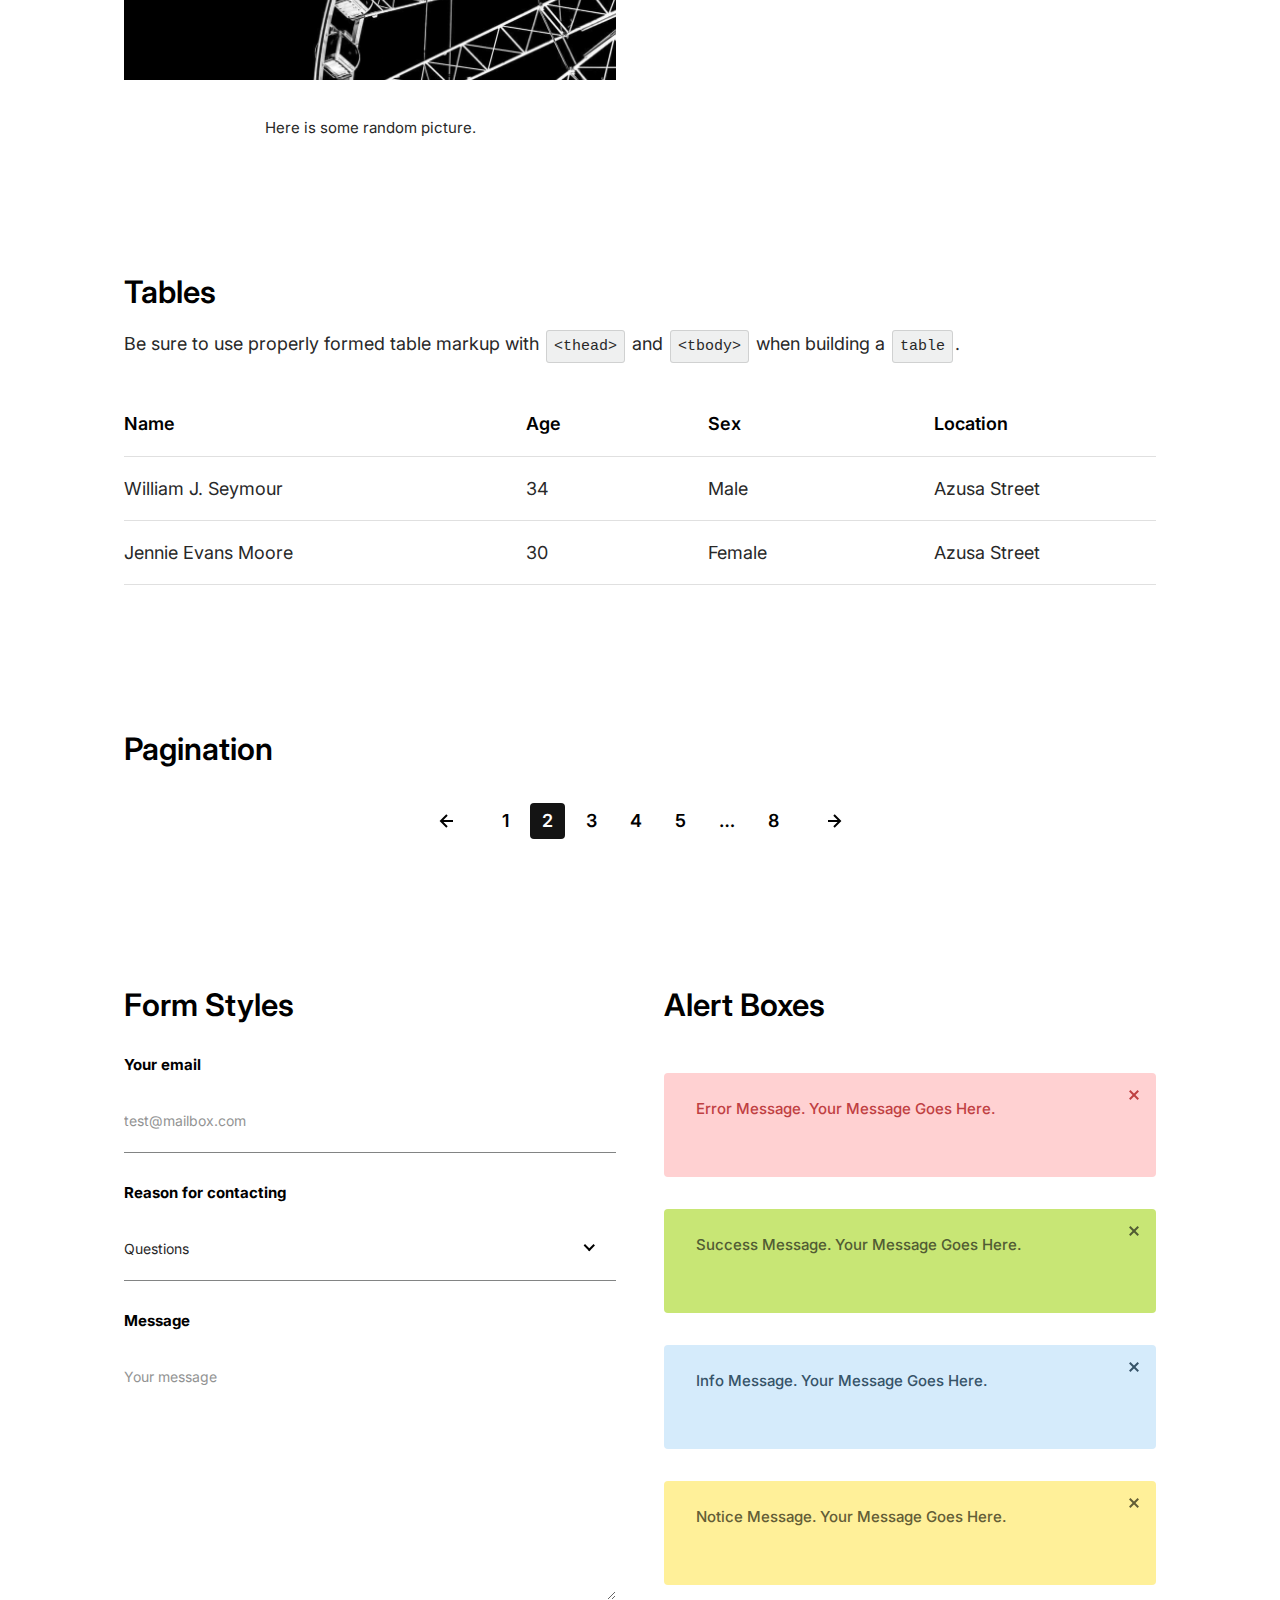
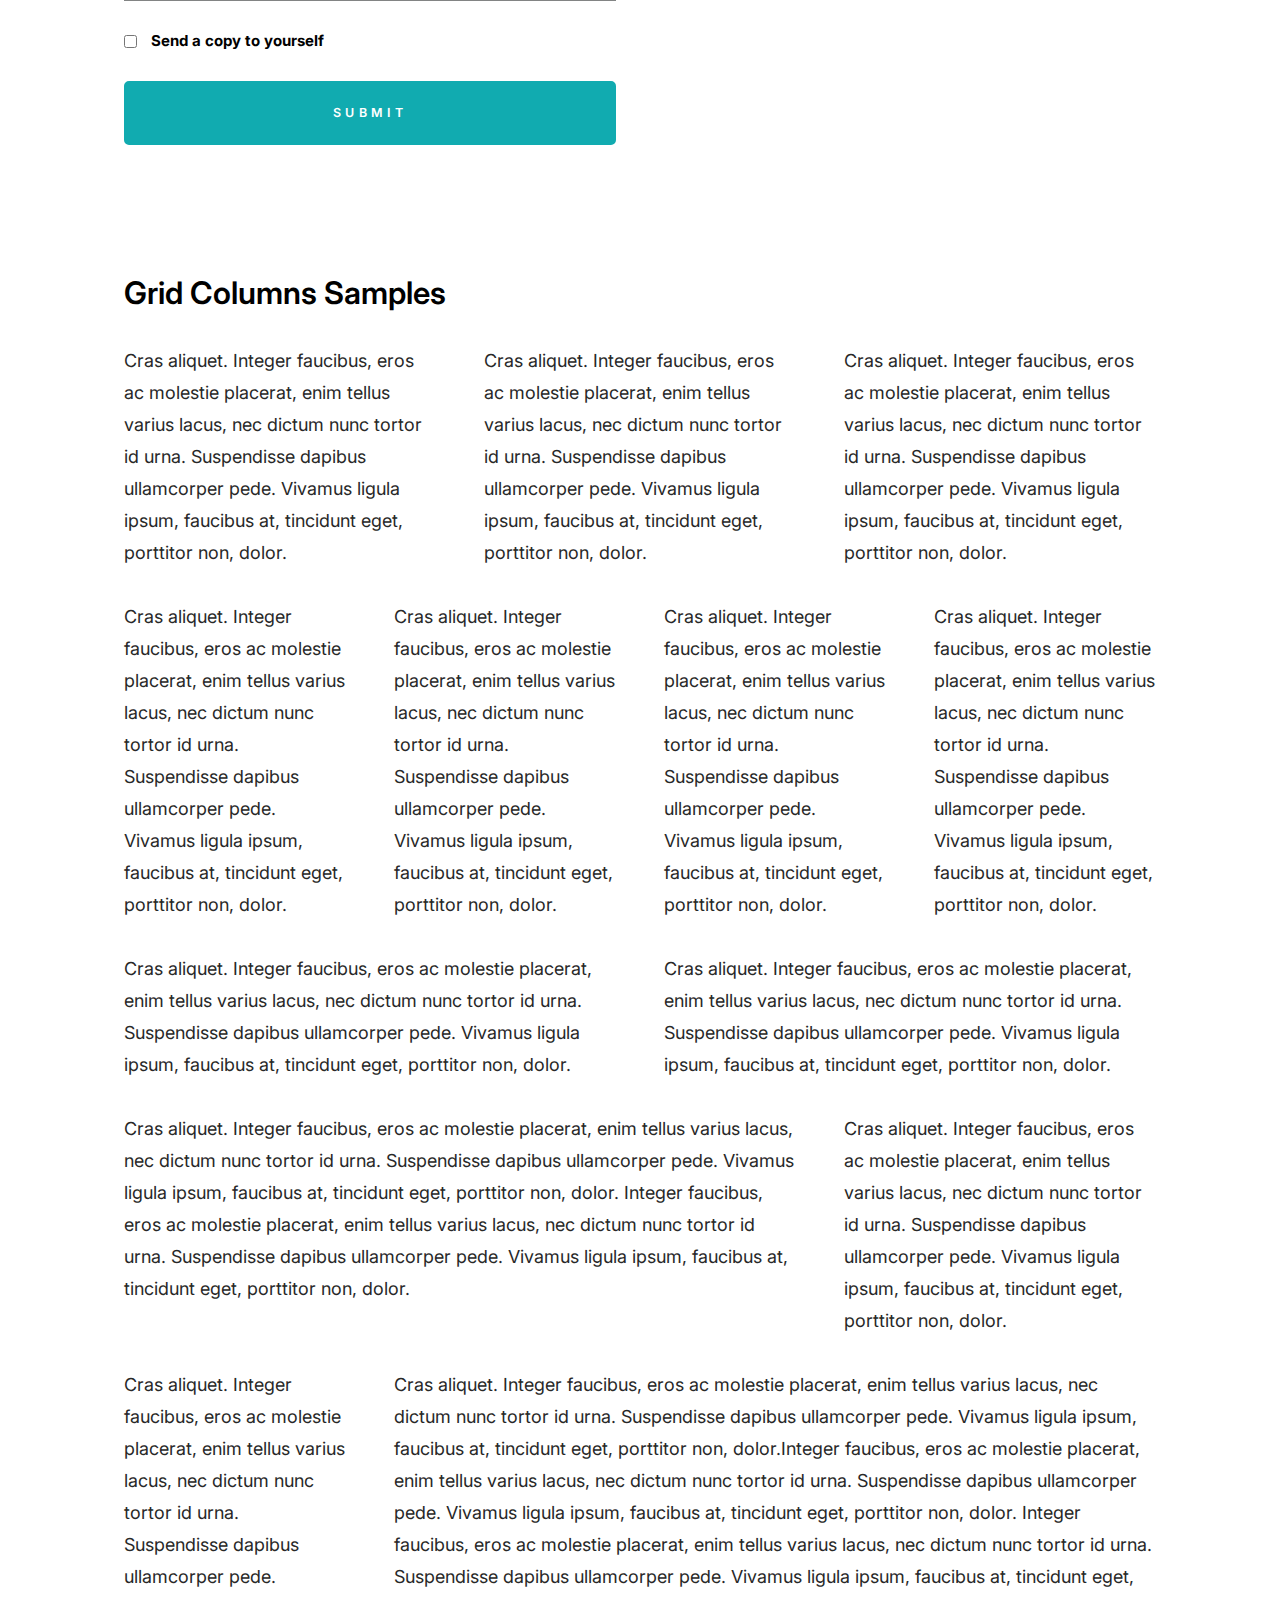
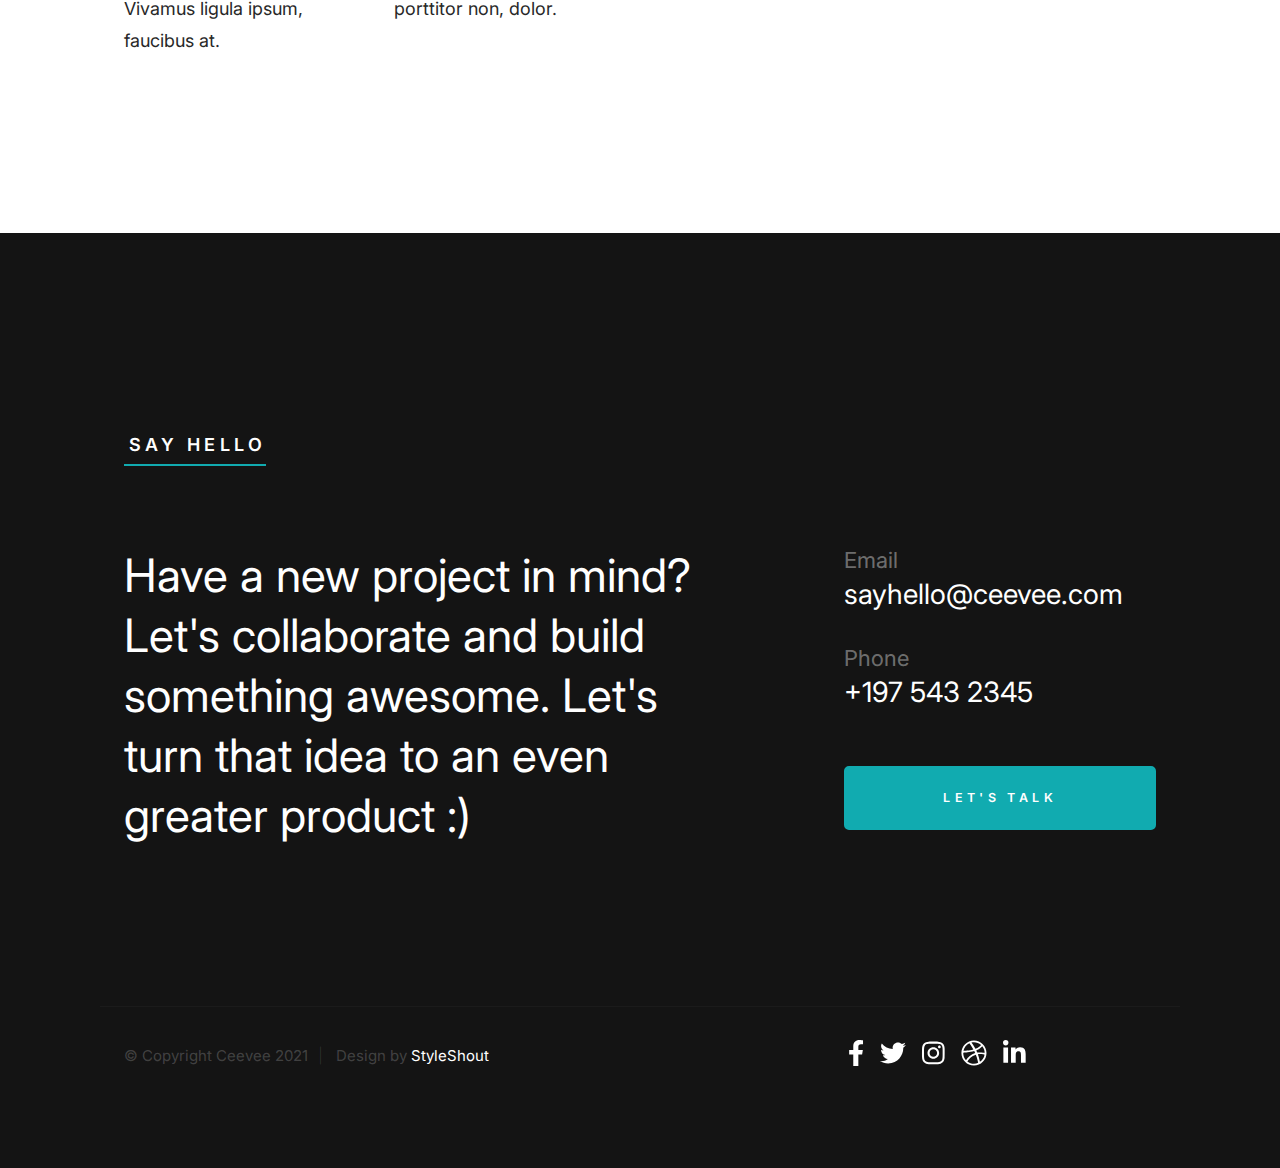
<file: styles.html>
<!DOCTYPE html>
<html class="no-js" lang="en">
<head>

    <!--- basic page needs
    ================================================== -->
    <meta charset="utf-8">
    <title>Styles - Ceevee 2.0</title>
    <meta name="description" content="">
    <meta name="author" content="">

    <!-- mobile specific metas
    ================================================== -->
    <meta name="viewport" content="width=device-width, initial-scale=1">

    <!-- CSS
    ================================================== -->
    <link rel="stylesheet" href="css/styles.css">
    <link rel="stylesheet" href="css/vendor.css">

    <style type="text/css" media="screen">
        .s-styles { 
            background-color: white;
            padding-top: calc(4.5 * var(--space));
            padding-bottom: calc(4.5 * var(--space));
            position: relative;
        }
        .s-styles .intro h1 {
            margin-top: 0;
        }
    </style>

    <!-- script
    ================================================== -->
    <script defer src="js/vendor/fontawesome/all.min.js"></script>

    <!-- favicons
    ================================================== -->
    <link rel="apple-touch-icon" sizes="180x180" href="apple-touch-icon.png">
    <link rel="icon" type="image/png" sizes="32x32" href="favicon-32x32.png">
    <link rel="icon" type="image/png" sizes="16x16" href="favicon-16x16.png">
    <link rel="manifest" href="site.webmanifest">

</head>

<body id="top" class="ss-preload">


    <!-- preloader
    ================================================== -->
    <div id="preloader">
        <div id="loader"></div>
    </div>


    <!-- header
    ================================================== -->
    <header class="s-header">
        <div class="row s-header__nav-wrap">
            <nav class="s-header__nav">
                <ul>
                    <li class="current"><a href="index.html">Home</a></li>
                    <li><a href="index.html#about">About</a></li>
                    <li><a href="index.html#resume">Resume</a></li>
                    <li><a href="index.html#portfolio">Works</a></li>
                    <li><a href="index.html#testimonials">Testimonials</a></li>
                    <li><a href="index.html#contact">Say Hello</a></li>
                </ul>
            </nav>
        </div> <!-- end row -->
        
        <a class="s-header__menu-toggle" href="#0" title="Menu">
            <span class="s-header__menu-icon"></span>
        </a>
    </header> <!-- end s-header -->


    <!-- hero
    ================================================== -->
    <section id="hero" class="s-hero target-section">

        <div class="s-hero__bg rellax" data-rellax-speed="-7"></div>

        <div class="row s-hero__content">
            <div class="column">

                <div class="s-hero__content-about">

                    <h1>I'm Blazej Hinc.</h1>

                    <h3>
                    I'm a Gdynia based <span>Systems Engineer</span>, <span>photographer</span> and <span>life enthusiast</span> creating awesome memories
                    for all people around the globe. Let's <a href="#about">start scrolling</a>
                    and learn more <a href="#about">about me</a>.
                    </h3>

                    <div class="s-hero__content-social">
                        <a href="#0"><i class="fab fa-facebook-square" aria-hidden="true"></i></a>
                        <a href="#0"><i class="fab fa-twitter" aria-hidden="true"></i></a>
                        <a href="#0"><i class="fab fa-instagram" aria-hidden="true"></i></a>
                        <a href="#0"><i class="fab fa-dribbble" aria-hidden="true"></i></a>
                        <a href="#0"><i class="fab fa-behance" aria-hidden="true"></i></a>
                        <a href="#0"><i class="fab fa-linkedin" aria-hidden="true"></i></a>
                    </div>

                </div> <!-- end s-hero__content-about -->

            </div>
        </div> <!-- s-hero__content -->

        <div class="s-hero__scroll">
            <a href="#styles" class="s-hero__scroll-link smoothscroll">
                <span class="scroll-arrow">
                    <svg xmlns="http://www.w3.org/2000/svg" width="24" height="24" viewBox="0 0 24 24" style="fill:rgba(0, 0, 0, 1);transform:;-ms-filter:"><path d="M18.707 12.707L17.293 11.293 13 15.586 13 6 11 6 11 15.586 6.707 11.293 5.293 12.707 12 19.414z"></path></svg>
                </span>
                <span class="scroll-text">Scroll Down</span>
            </a>
        </div> <!-- s-hero__scroll -->

    </section> <!-- end s-hero -->


    <!-- s-styles
    ================================================== -->
    <section id="styles" class="s-styles">

        <div class="row">

            <div class="column large-12 intro">

                <h1>Style Guide.</h1>

                <p class="lead">Lorem ipsum Officia elit ad tempor dolore est ex incididunt incididunt occaecat culpa deserunt 
                sunt labore in cillum ullamco magna in Excepteur consequat in reprehenderit proident mollit incididunt officia commodo.
                Duis ea officia sed dolor pariatur enim dolore dolore quis incididunt nulla exercitation commodo veniam et ea incididunt.
                </p>

                <hr class="fancy">
            </div>

        </div> <!-- end row -->

        <div class="row">

            <div class="column large-6 tab-12">

                <h3>Paragraph and Image</h3>

                <p><a href="#"><img width="120" height="120" class="h-pull-left" alt="sample-image" src="images/sample-image.jpg"></a>
                Lorem ipsum dolor sit amet, consectetuer adipiscing elit. Donec libero. Suspendisse bibendum.Cras id urna. Morbi 
                tincidunt, orci ac convallis aliquam, lectus turpis varius lorem, eu posuere nunc justo tempus leo. Donec mattis, 
                purus nec placerat bibendum, dui pede condimentum odio, ac blandit ante orci ut diam. Cras fringilla magna. 
                Phasellus suscipit, leo a pharetra condimentum, lorem tellus eleifend magna, eget fringilla velit magna id 
                neque posuere nunc justo tempus leo. </p>

                <p>
                Lorem ipsum dolor sit amet, consectetuer adipiscing elit. Donec libero. Suspendisse bibendum. Cras id urna. 
                Morbi tincidunt, orci ac convallis aliquam, lectus turpis varius lorem, eu posuere nunc justo tempus leo. 
                Donec mattis, purus nec placerat bibendum, dui pede condimentumodio, ac blandit ante orci ut diam.	
                </p>

                <p>A <a href="#">link</a>,
                <abbr title="this really isn't a very good description">abbrebation</abbr>,
                <strong>strong text</strong>,
                <em>em text</em>,
                <del>deleted text</del>, and
                <mark>this is a mark text.</mark>
                <code>.code</code>
                </p>

            </div>

            <div class="column large-6 tab-12">

                <h3>Drop Caps</h3>

                <p class="drop-cap">Far far away, behind the word mountains, far from the countries Vokalia and Consonantia,
                there live the blind texts. Separated they live in Bookmarksgrove right at the coast of the
                Semantics, a large language ocean. A small river named Duden flows by their place and supplies it with the 
                necessary regelialia. Morbi tincidunt, orci ac convallis aliquam, lectus turpis varius lorem, 
                euposuere nunc justo tempus leo. Donec mattis, purus nec placerat bibendum, dui pede condimentum odio, 
                ac blandit ante orci ut diam. Cras fringilla magna. Phasellus suscipit, leo a pharetra condimentum, 
                lorem tellus eleifend magna, eget fringilla velit magna id neque.
                </p>

                <h3>Small Print</h3>

                <p><small>Lorem ipsum dolor sit amet, consectetuer adipiscing elit. Donec libero.</small></p>

            </div>

        </div> <!-- end row -->

        <div class="row">

            <div class="column large-6 tab-12">

                <h3 class="h-add-bottom">Pull Quotes</h3>

                <p>
                Perspiciatis nemo unde et nobis modi consequatur officia amet. Ut enim 
                tenetur provident maiores. Perspiciatis asperiores incidunt sequi 
                quisquam. Enim aut. 
                </p>

                <figure class="pull-quote">
                    <blockquote>
                        <p>
                        When you look in the eyes of grace, when you meet grace, 
                        when you embrace grace, when you see the nail prints in 
                        grace’s hands and the fire in his eyes, when you feel his 
                        relentless love for you - it will not motivate you to sin. 
                        It will motivate you to righteousness.
                        </p>

                        <footer>
                            <cite>Judah Smith</cite>
                        </footer>
                    </blockquote>
                </figure>

            </div>

            <div class="column large-6 tab-12">

                <h3 class="h-add-bottom">Block Quotes</h3>

                <blockquote cite="http://where-i-got-my-info-from.com">
                    <p>
                    For God so loved the world, that he gave his only Son, that whoever believes in 
                    him should not perish but have eternal life. For God did not send his Son into 
                    the world to condemn the world, but in order that the world might be 
                    saved through him.
                    </p>

                    <footer>
                        <cite>
                            <a href="#0">John 3:16-17 ESV</a>
                        </cite>
                    </footer>

                </blockquote>

                <blockquote>
                    <p>There is a God-shaped vacuum in the heart of each man which cannot be satisfied 
                    by any created thing but only by God the Creator.</p>

                    <footer>
                        <cite>Blaise Pascal</cite>
                    </footer>

                </blockquote>

            </div>

        </div> <!-- end row -->

        <div class="row h-add-half-bottom">

            <div class="column large-6 tab-12">

                <h3>Example Lists</h3>

                <ol>
                    <li>Here is an example</li>
                    <li>of an ordered list.</li>
                    <li>A parent list item.
                        <ul>
                            <li>one</li>
                            <li>two</li>
                            <li>three</li>
                        </ul>
                        </li>
                        <li>A list item.</li>
                    </ol>

                <ul class="disc">
                    <li>Here is an example</li>
                    <li>of an unordered list.</li>
                </ul>

                <h3>Definition Lists</h3>

                <h5>a) Multi-line Definitions (default) </h5>

                <dl class="dictionary-style">
                    <dt><strong>This is a term</strong></dt>
                        <dd>this is the definition of that term, which both live in a <code>dl</code>.</dd>
                    <dt><strong>Another Term</strong></dt>
                        <dd>And it gets a definition too, which is this line</dd>
                        <dd>This is a 2<sup>nd</sup> definition for a single term. A <code>dt</code> may be followed by multiple <code>dd</code>s.</dd>
                </dl>

                <h3 class="h-add-bottom">Skill Bars</h3>

                <ul class="skill-bars-fat">
                    <li>
                    <div class="progress percent85"></div>
                    <strong>HTML</strong>
                    </li>
                    <li>
                    <div class="progress percent85"></div>
                    <strong>CSS</strong>
                    </li>
                    <li>
                    <div class="progress percent65"></div>
                    <strong>Javascript</strong>
                    </li>
                    <li>
                    <div class="progress percent90"></div>
                    <strong>Figma</strong>
                    </li>
                    <li>
                    <div class="progress percent75"></div>
                    <strong>Illustrator</strong>
                    </li>
                    <li>
                    <div class="progress percent60"></div>
                    <strong>Photoshop</strong>
                    </li>
                </ul>

            </div>

            <div class="column large-6 tab-12">

                <h3 class="h-add-bottom">Buttons</h3>

                <p>
                    <a class="btn btn--primary h-full-width" href="#0">Primary Button</a>
                    <a class="btn h-full-width" href="#0">Default Button</a>
                    <a class="btn btn--stroke h-full-width" href="#0">Stroke Button</a>
                </p>

                <h3>Stats Tabs</h3>

                <ul class="stats-tabs">
                    <li><a href="#0">1,234 <em>Peter</em></a></li>
                    <li><a href="#0">567 <em>James</em></a></li>
                    <li><a href="#0">23,456 <em>John</em></a></li>
                    <li><a href="#0">3,456 <em>Andrew</em></a></li>
                    <li><a href="#0">456 <em>Philip</em></a></li>
                    <li><a href="#0">26 <em>Matthew</em></a></li>
                </ul>

                <h3 class="h-add-bottom">Code</h3>

<pre><code class="language-css">
    code {
    font-size: 1.4rem;
    margin: 0 .2rem;
    padding: .2rem .6rem;
    white-space: nowrap;
    background: #F1F1F1;
    border: 1px solid #E1E1E1;	
    border-radius: 3px;
    }
</code></pre>

            </div>

        </div> <!-- end row -->

        <div class="row h-add-half-bottom">

            <div class="column large-6 tab-12">
                    
                <h1>H1 Heading</h1>
                <p>Doloremque dolor voluptas est sequi omnis. Pariatur ut aut. Sed enim tempora qui veniam qui cum vel. 
                Voluptas odit at vitae minima. In assumenda ut. Voluptatem totam impedit accusantium reiciendis excepturi aut qui accusamus praesentium.</p>

                <h2>H2 Heading</h2>
                <p>Doloremque dolor voluptas est sequi omnis. Pariatur ut aut. Sed enim tempora qui veniam qui cum vel. 
                Voluptas odit at vitae minima. In assumenda ut. Voluptatem totam impedit accusantium reiciendis excepturi aut qui accusamus praesentium.</p>

                <h3>H3 Heading</h3>
                <p>Doloremque dolor voluptas est sequi omnis. Pariatur ut aut. Sed enim tempora qui veniam qui cum vel. 
                Voluptas odit at vitae minima. In assumenda ut. Voluptatem totam impedit accusantium reiciendis excepturi aut qui accusamus praesentium.</p>

                
            </div>

            <div class="column large-6 tab-12">
                <h4>H4 Heading</h4>
                <p>Doloremque dolor voluptas est sequi omnis. Pariatur ut aut. Sed enim tempora qui veniam qui cum vel. 
                Voluptas odit at vitae minima. In assumenda ut. Voluptatem totam impedit accusantium reiciendis excepturi aut qui accusamus praesentium.</p>

                <h5>H5 Heading</h5>
                <p>Doloremque dolor voluptas est sequi omnis. Pariatur ut aut. Sed enim tempora qui veniam qui cum vel. 
                Voluptas odit at vitae minima. In assumenda ut. Voluptatem totam impedit accusantium reiciendis excepturi aut qui accusamus praesentium.</p>

                <h6>H6 Heading</h6>
                <p>Doloremque dolor voluptas est sequi omnis. Pariatur ut aut. Sed enim tempora qui veniam qui cum vel. 
                Voluptas odit at vitae minima. In assumenda ut. Voluptatem totam impedit accusantium reiciendis excepturi aut qui accusamus praesentium.</p>
    
                
            </div>

        </div> <!-- end row -->

        <div class="row h-add-half-bottom">

            <div class="column large-6 tab-12">

                <h3 class="h-add-bottom">Responsive Image</h3>

                <figure>
                    <img src="images/wheel-500.jpg" 
                    srcset="images/wheel-1000.jpg 1000w, 
                    images/wheel-500.jpg 500w" 
                    sizes="(max-width: 1000px) 100vw, 1000px" alt="">

                    <figcaption>
                        Here is some random picture.
                    </figcaption>
                </figure>

            </div>

            <div class="column large-6 tab-12">

                <h3 class="h-add-bottom">Responsive video</h3>

                <div class="video-container">
                <iframe title="vimeo-player" src="https://player.vimeo.com/video/14592941" width="640" height="360" frameborder="0" allowfullscreen></iframe>                
                </div>

            </div>
            
        </div> <!-- end row -->

        <div class="row h-add-bottom">

            <div class="column large-12">

                <h3>Tables</h3>
                <p>Be sure to use properly formed table markup with <code>&lt;thead&gt;</code> and <code>&lt;tbody&gt;</code> when building a <code>table</code>.</p>

                <div class="table-responsive">

                    <table>
                            <thead>
                            <tr>
                                <th>Name</th>
                                <th>Age</th>
                                <th>Sex</th>
                                <th>Location</th>
                            </tr>
                            </thead>
                            <tbody>
                            <tr>
                                <td>William J. Seymour</td>
                                <td>34</td>
                                <td>Male</td>
                                <td>Azusa Street</td>
                            </tr>
                            <tr>
                                <td>Jennie Evans Moore</td>
                                <td>30</td>
                                <td>Female</td>
                                <td>Azusa Street</td>
                            </tr>
                            </tbody>
                    </table>

                </div>

            </div>
            
        </div> <!-- end row -->

        <div class="row">

            <div class="column large-12">
                <h3>Pagination</h3>

                <nav class="pgn">
                    <ul>
                        <li>
                            <a class="pgn__prev" href="#0">
                                <svg xmlns="http://www.w3.org/2000/svg" width="24" height="24" viewBox="0 0 24 24"><path d="M12.707 17.293L8.414 13H18v-2H8.414l4.293-4.293-1.414-1.414L4.586 12l6.707 6.707z"/></svg>
                            </a>
                        </li>
                        <li><a class="pgn__num" href="#0">1</a></li>
                        <li><span class="pgn__num current">2</span></li>
                        <li><a class="pgn__num" href="#0">3</a></li>
                        <li><a class="pgn__num" href="#0">4</a></li>
                        <li><a class="pgn__num" href="#0">5</a></li>
                        <li><span class="pgn__num dots">…</span></li>
                        <li><a class="pgn__num" href="#0">8</a></li>
                        <li>
                            <a class="pgn__next" href="#0">
                                <svg xmlns="http://www.w3.org/2000/svg" width="24" height="24" viewBox="0 0 24 24"><path d="M11.293 17.293l1.414 1.414L19.414 12l-6.707-6.707-1.414 1.414L15.586 11H6v2h9.586z"/></svg>
                            </a>
                        </li>
                    </ul>
                </nav>
            </div>

        </div> <!-- end row -->


        <div class="row">

            <div class="column large-6 tab-12">

                <h3 class="h-add-bottom">Form Styles</h3>

                <form>
                    <div>
                        <label for="sampleInput">Your email</label>
                        <input class="h-full-width" type="email" placeholder="test@mailbox.com" id="sampleInput">
                    </div>
                    <div>
                        <label for="sampleRecipientInput">Reason for contacting</label>
                        <div class="ss-custom-select">
                            <select class="h-full-width" id="sampleRecipientInput">
                                <option value="Option 1">Questions</option>
                                <option value="Option 2">Report</option>
                                <option value="Option 3">Others</option>
                            </select>
                        </div>
                    </div>
                    
                    <label for="exampleMessage">Message</label>
                    <textarea class="h-full-width" placeholder="Your message" id="exampleMessage"></textarea>

                    <label class="h-add-bottom">
                        <input type="checkbox">
                        <span class="label-text">Send a copy to yourself</span>
                    </label>
                
                    <input class="btn--primary h-full-width" type="submit" value="Submit">
                </form>

            </div>

            <div class="column large-6 tab-12">

                <h3>Alert Boxes</h3>

                <br>
                
                <div class="alert-box alert-box--error">
                    <p>Error Message. Your Message Goes Here.</p>
                    <span class="alert-box__close"></span>
                </div><!-- end error -->
                        
                <div class="alert-box alert-box--success">
                    <p>Success Message. Your Message Goes Here.</p>
                    <span class="alert-box__close"></span>
                </div><!-- end success -->
                        
                <div class="alert-box alert-box--info">
                    <p>Info Message. Your Message Goes Here.</p>
                    <span class="alert-box__close"></span>
                </div><!-- end info -->
                        
                <div class="alert-box alert-box--notice">
                    <p>Notice Message. Your Message Goes Here.</p>
                    <span class="alert-box__close"></span>
                </div><!-- end notice -->
            
            </div>

        </div> <!-- end row -->

        <div class="row">

            <div class="large-12 column">
               <h3 class="h-add-bottom">Grid Columns Samples</h3>
            </div>
   
        </div> <!-- Row End-->


        <div class="row">
   
            <div class="large-4 mob-12 column">
                <p>
                Cras aliquet. Integer faucibus, eros ac molestie placerat, enim tellus varius lacus,
                nec dictum nunc tortor id urna. Suspendisse dapibus ullamcorper pede. Vivamus ligula ipsum,
                faucibus at, tincidunt eget, porttitor non, dolor. 
                </p>
             </div>
   
            <div class="large-4 mob-12 column">
                <p>
                Cras aliquet. Integer faucibus, eros ac molestie placerat, enim tellus varius lacus,
                nec dictum nunc tortor id urna. Suspendisse dapibus ullamcorper pede. Vivamus ligula ipsum,
                faucibus at, tincidunt eget, porttitor non, dolor. 
                </p>
            </div>
   
            <div class="large-4 mob-12 column">
                <p>
                Cras aliquet. Integer faucibus, eros ac molestie placerat, enim tellus varius lacus,
                nec dictum nunc tortor id urna. Suspendisse dapibus ullamcorper pede. Vivamus ligula ipsum,
                faucibus at, tincidunt eget, porttitor non, dolor. 
                </p>
            </div>
   
        </div>
   
        <div class="row">
   
            <div class="large-3 tab-6 mob-12 column">
                <p>
                Cras aliquet. Integer faucibus, eros ac molestie placerat, enim tellus varius lacus,
                nec dictum nunc tortor id urna. Suspendisse dapibus ullamcorper pede. Vivamus ligula ipsum,
                faucibus at, tincidunt eget, porttitor non, dolor. 
                </p>
            </div>
   
            <div class="large-3 tab-6 mob-12 column">
                <p>
                Cras aliquet. Integer faucibus, eros ac molestie placerat, enim tellus varius lacus,
                nec dictum nunc tortor id urna. Suspendisse dapibus ullamcorper pede. Vivamus ligula ipsum,
                faucibus at, tincidunt eget, porttitor non, dolor. 
                </p>
            </div>
   
            <div class="large-3 tab-6 mob-12 column">
                <p>
                Cras aliquet. Integer faucibus, eros ac molestie placerat, enim tellus varius lacus,
                nec dictum nunc tortor id urna. Suspendisse dapibus ullamcorper pede. Vivamus ligula ipsum,
                faucibus at, tincidunt eget, porttitor non, dolor. 
                </p>
            </div>
   
            <div class="large-3 tab-6 mob-12 column">
                <p>
                Cras aliquet. Integer faucibus, eros ac molestie placerat, enim tellus varius lacus,
                nec dictum nunc tortor id urna. Suspendisse dapibus ullamcorper pede. Vivamus ligula ipsum,
                faucibus at, tincidunt eget, porttitor non, dolor. 
                </p>
            </div>
   
        </div>
   
        <div class="row">
   
            <div class="large-6 mob-12 column">
                <p>
                Cras aliquet. Integer faucibus, eros ac molestie placerat, enim tellus varius lacus,
                nec dictum nunc tortor id urna. Suspendisse dapibus ullamcorper pede. Vivamus ligula ipsum,
                faucibus at, tincidunt eget, porttitor non, dolor. 
                </p>
            </div>
   
            <div class="large-6 mob-12 column">
                <p>
                Cras aliquet. Integer faucibus, eros ac molestie placerat, enim tellus varius lacus,
                nec dictum nunc tortor id urna. Suspendisse dapibus ullamcorper pede. Vivamus ligula ipsum,
                faucibus at, tincidunt eget, porttitor non, dolor. 
                </p>
            </div>
   
        </div>
   
        <div class="row">
   
            <div class="large-8 tab-7 mob-12 column">
                <p>
                Cras aliquet. Integer faucibus, eros ac molestie placerat, enim tellus varius lacus,
                nec dictum nunc tortor id urna. Suspendisse dapibus ullamcorper pede. Vivamus ligula ipsum,
                faucibus at, tincidunt eget, porttitor non, dolor. Integer faucibus, eros ac molestie placerat, enim tellus varius lacus,
                nec dictum nunc tortor id urna. Suspendisse dapibus ullamcorper pede. Vivamus ligula ipsum,
                faucibus at, tincidunt eget, porttitor non, dolor.
                </p>
            </div>
   
            <div class="large-4 tab-5 mob-12 column">
                <p>
                Cras aliquet. Integer faucibus, eros ac molestie placerat, enim tellus varius lacus,
                nec dictum nunc tortor id urna. Suspendisse dapibus ullamcorper pede. Vivamus ligula ipsum,
                faucibus at, tincidunt eget, porttitor non, dolor. 
                </p>
            </div>
   
         </div>
   
         <div class="row">
   
            <div class="large-3 tab-5 mob-12 column">
                <p>
                Cras aliquet. Integer faucibus, eros ac molestie placerat, enim tellus varius lacus,
                nec dictum nunc tortor id urna. Suspendisse dapibus ullamcorper pede. Vivamus ligula ipsum,
                faucibus at. 
                </p>
             </div>
   
            <div class="large-9 tab-7 mob-12 column">
                <p>
                Cras aliquet. Integer faucibus, eros ac molestie placerat, enim tellus varius lacus,
                nec dictum nunc tortor id urna. Suspendisse dapibus ullamcorper pede. Vivamus ligula ipsum,
                faucibus at, tincidunt eget, porttitor non, dolor.Integer faucibus, eros ac molestie placerat, enim tellus varius lacus,
                nec dictum nunc tortor id urna. Suspendisse dapibus ullamcorper pede. Vivamus ligula ipsum,
                faucibus at, tincidunt eget, porttitor non, dolor. Integer faucibus, eros ac molestie placerat, enim tellus varius lacus,
                nec dictum nunc tortor id urna. Suspendisse dapibus ullamcorper pede. Vivamus ligula ipsum,
                faucibus at, tincidunt eget, porttitor non, dolor.
                </p>
             </div>
   
         </div> 

    </section> <!-- end s-styles -->


    <!-- contact
    ================================================== -->
    <section id="contact" class="s-contact target-section">

        <div class="row s-contact__header">
            <div class="column large-12">
                <h3 class="section-header-allcaps">Say Hello</h3>
            </div>
        </div>

        <div class="row s-contact__content">

            <div class="column large-7 medium-12">

                <h4 class="huge-text">
                Have a new project in mind? Let's collaborate and build something awesome. 
                Let's turn that idea to an even greater product :)
                </h4>

            </div>

            <div class="column large-4 medium-12">

                <div class="row contact-infos">
                    <div class="column large-12 medium-6 tab-12">
                        <div class="contact-block">
                            <h5 class="contact-block__header">
                                Email
                            </h5>
                            <p class="contact-block__content">
                                <a class="mailtoui" href="mailto:sayhello@ceevee.com">sayhello@ceevee.com</a>
                            </p>
                        </div> <!-- end contact-block -->
                    </div>
                    <div class="column large-12 medium-6 tab-12">
                        <div class="contact-block">
                            <h5 class="contact-block__header">
                                Phone
                            </h5>
                            <p class="contact-block__content">
                                <a href="tel:+1975432345">+197 543 2345</a>
                            </p>
                        </div> <!-- end contact-block -->
                    </div>

                    <div class="column large-12">
                        <a href="mailto:sayhello@ceevee.com" class="mailtoui btn btn--primary h-full-width">Let's Talk</a>
                    </div>
                </div> <!-- end contact-infos -->

            </div>
        </div> <!-- s-contact__content -->

    </section> <!-- end s-contact -->
    

    <!-- footer
    ================================================== -->
    <footer class="s-footer">
        <div class="row">
            <div class="column large-4 medium-6 w-1000-stack s-footer__social-block">
                <ul class="s-footer__social">
                    <li><a href="#0"><i class="fab fa-facebook-f" aria-hidden="true"></i></a></li>
                    <li><a href="#0"><i class="fab fa-twitter" aria-hidden="true"></i></a></li>
                    <li><a href="#0"><i class="fab fa-instagram" aria-hidden="true"></i></a></li>
                    <li><a href="#0"><i class="fab fa-dribbble" aria-hidden="true"></i></a></li>
                    <li><a href="#0"><i class="fab fa-linkedin-in" aria-hidden="true"></i></a></li>
                </ul>
            </div>

            <div class="column large-7 medium-6 w-1000-stack ss-copyright">
                <span>© Copyright Ceevee 2021</span> 
                <span>Design by <a href="https://www.styleshout.com/">StyleShout</a></span>
            </div>
        </div>

        <div class="ss-go-top">
            <a class="smoothscroll" title="Back to Top" href="#top">
                <svg xmlns="http://www.w3.org/2000/svg" viewBox="0 0 24 24"><path d="M6 4h12v2H6zm5 10v6h2v-6h5l-6-6-6 6z"/></svg>
             </a>
        </div> <!-- end ss-go-top -->
    </footer>


    <!-- Java Script
    ================================================== -->
    <script src="js/plugins.js"></script>
    <script src="js/main.js"></script>

</body>

</html>
</file>
<file: css/styles.css>
/* =================================================================== 
 * Ceevee Main Stylesheet
 * Template Ver. 2.0.0
 * 01-03-2021
 * ------------------------------------------------------------------
 *
 * TOC:
 * # settings and variables
 *      ## fonts
 *      ## colors
 *      ## vertical spacing and typescale
 *      ## grid variables
 * # normalize
 * # basic/base setup styles
 *      ## media
 *      ## typography resets
 *      ## links
 *      ## inputs
 * # Grid v3.0.0
 *      ## medium screen devices
 *      ## tablets
 *      ## mobile devices
 *      ## small mobile devices <= 400px
 * # block grids
 *      ## block grids - medium screen devices
 *      ## block grids - tablets
 *      ## block grids - mobile devices
 *      ## block grids - small mobile devices <= 400px
 * # MISC 
 * # custom grid, block grid STACK breakpoints
 * # base style overrides 
 *      ## links
 * # typography & general theme styles
 *      ## Lists
 *      ## responsive video container
 *      ## floated image
 *      ## tables
 *      ## spacing
 * # preloader
 *      ## page loaded
 * # forms 
 *      ## Style Placeholder Text
 * # buttons 
 * # additional components
 *      ## skillbars
 *      ## alert box
 *      ## pagination 
 * # common and reusable styles
 *      ## animation stuff 
 *      ## MailtoUI style overrides
 * # site header
 *      ## header nav
 *      ## mobile menu toggle 
 * # hero
 *      ## hero content
 *      ## hero social
 *      ## hero scrolldown
 *      ## animate intro content
 * # resume 
 *      ## resume block
 * # portfolio
 *      ## portfolio list
 *      ## modal popup
 * # CTA
 * # testimonials
 *      ## swiper style overrides
 *      ## testimonial slider 
 * # contact
 *      ## contact block
 * # footer
 *      ## footer social
 *      ## copyright
 *      ## go top
 *
 * ------------------------------------------------------------------ */


/* ===================================================================
 * # settings and variables
 *
 * ------------------------------------------------------------------- */

/* ------------------------------------------------------------------- 
 * ## fonts
 * ------------------------------------------------------------------- */
@import url("https://fonts.googleapis.com/css2?family=IBM+Plex+Serif:ital,wght@0,300;0,400;0,500;0,600;0,700;1,200;1,300;1,400;1,500;1,600&family=Inter:wght@300;400;500;600;700&display=swap");
:root {
    --font-1: "Inter", sans-serif;
    --font-2: "IBM Plex Serif", serif;
    /* monospace
     */
    --font-mono: Consolas, "Andale Mono", Courier, "Courier New", monospace;
}

/* ------------------------------------------------------------------- 
 * ## colors
 * ------------------------------------------------------------------- */
:root {
    /* color-1(#11ABB0)
     * color-2(#F06000)
     */
    --color-1: hsla(182, 82%, 38%, 1);
    --color-2: hsla(24, 100%, 47%, 1);

    /* theme color variations
     */
    --color-1-lighter: hsla(182, 82%, 58%, 1);
    --color-1-light  : hsla(182, 82%, 48%, 1);
    --color-1-dark   : hsla(182, 82%, 28%, 1);
    --color-1-darker : hsla(182, 82%, 18%, 1);
    --color-2-lighter: hsla(24, 100%, 67%, 1);
    --color-2-light  : hsla(24, 100%, 57%, 1);
    --color-2-dark   : hsla(24, 100%, 37%, 1);
    --color-2-darker : hsla(24, 100%, 27%, 1);

    /* feedback colors
     * color-error(#ffd1d2), color-success(#c8e675), 
     * color-info(#d7ecfb), color-notice(#fff099)
     */
    --color-error          : hsla(359, 100%, 91%, 1);
    --color-success        : hsla(76, 69%, 68%, 1);
    --color-info           : hsla(205, 82%, 91%, 1);
    --color-notice         : hsla(51, 100%, 80%, 1);
    --color-error-content  : hsla(359, 50%, 50%, 1);
    --color-success-content: hsla(76, 29%, 28%, 1);
    --color-info-content   : hsla(205, 32%, 31%, 1);
    --color-notice-content : hsla(51, 30%, 30%, 1);

    /* shades 
     * generated using 
     * Tint & Shade Generator 
     * (https://maketintsandshades.com/)
     */
    --color-black  : #000000;
    --color-gray-19: #0a0a0a;
    --color-gray-18: #141414;
    --color-gray-17: #1e1e1e;
    --color-gray-16: #282828;
    --color-gray-15: #323333;
    --color-gray-14: #3b3d3d;
    --color-gray-13: #454747;
    --color-gray-12: #4f5151;
    --color-gray-11: #595b5b;
    --color-gray-10: #636565;
    --color-gray-9 : #737474;
    --color-gray-8 : #828484;
    --color-gray-7 : #929393;
    --color-gray-6 : #a1a3a3;
    --color-gray-5 : #b1b2b2;
    --color-gray-4 : #c1c1c1;
    --color-gray-3 : #d0d1d1;
    --color-gray-2 : #e0e0e0;
    --color-gray-1 : #eff0f0;
    --color-white  : #ffffff;

    /* text
     */
    --color-text       : var(--color-gray-16);
    --color-text-dark  : var(--color-black);
    --color-text-light : var(--color-gray-7);
    --color-placeholder: var(--color-gray-7);

    /* buttons
     */
    --color-btn                   : var(--color-gray-3);
    --color-btn-text              : var(--color-black);
    --color-btn-hover             : var(--color-black);
    --color-btn-hover-text        : var(--color-white);
    --color-btn-primary           : var(--color-1);
    --color-btn-primary-text      : var(--color-white);
    --color-btn-primary-hover     : var(--color-2);
    --color-btn-primary-hover-text: var(--color-white);
    --color-btn-stroke            : var(--color-black);
    --color-btn-stroke-text       : var(--color-black);
    --color-btn-stroke-hover      : var(--color-black);
    --color-btn-stroke-hover-text : var(--color-white);

    /* others
     */
    --color-bg     : var(--color-gray-18);
    --color-border : var(--color-gray-2);
    --border-radius: 5px;
}

/* ------------------------------------------------------------------- 
 * ## vertical spacing and typescale
 * ------------------------------------------------------------------- */
:root {

    /* spacing
     * base font size: 18px 
     * vertical space unit : 32px
     */
    --base-size: 62.5%;
    --base-font-size: 1.8rem;
    --space: 3.2rem;

    /* vertical spacing 
     */
    --vspace-0_125: calc(0.125 * var(--space));
    --vspace-0_25 : calc(0.25 * var(--space));
    --vspace-0_5  : calc(0.5 * var(--space));
    --vspace-0_75 : calc(0.75 * var(--space));
    --vspace-0_875: calc(0.875 * var(--space));
    --vspace-1    : calc(var(--space));
    --vspace-1_25 : calc(1.25 * var(--space));
    --vspace-1_5  : calc(1.5 * var(--space));
    --vspace-1_75 : calc(1.75 * var(--space));
    --vspace-2    : calc(2 * var(--space));
    --vspace-2_5  : calc(2.5 * var(--space));
    --vspace-3    : calc(3 * var(--space));
    --vspace-3_5  : calc(3.5 * var(--space));
    --vspace-4    : calc(4 * var(--space));
    --vspace-4_5  : calc(4.5 * var(--space));
    --vspace-5    : calc(5 * var(--space));

    /* type scale
     * ratio 1:2 | base: 18px
     * -------------------------------------------------------
     *
     * --text-display-3 = (77.40px)
     * --text-display-2 = (64.50px)
     * --text-display-1 = (53.75px)
     * --text-xxxl      = (44.79px)
     * --text-xxl       = (37.32px)
     * --text-xl        = (31.10px)
     * --text-lg        = (25.92px)
     * --text-md        = (21.60px)
     * --text-size      = (18.00px) BASE
     * --text-sm        = (15.00px)
     * --text-xs        = (12.50px)
     *
     * -------------------------------------------------------
     */
    --text-scale-ratio: 1.2;
    --text-size       : var(--base-font-size);
    --text-xs         : calc((var(--text-size) / var(--text-scale-ratio)) / var(--text-scale-ratio));
    --text-sm         : calc(var(--text-xs) * var(--text-scale-ratio));
    --text-md         : calc(var(--text-sm) * var(--text-scale-ratio) * var(--text-scale-ratio));
    --text-lg         : calc(var(--text-md) * var(--text-scale-ratio));
    --text-xl         : calc(var(--text-lg) * var(--text-scale-ratio));
    --text-xxl        : calc(var(--text-xl) * var(--text-scale-ratio));
    --text-xxxl       : calc(var(--text-xxl) * var(--text-scale-ratio));
    --text-display-1  : calc(var(--text-xxxl) * var(--text-scale-ratio));
    --text-display-2  : calc(var(--text-display-1) * var(--text-scale-ratio));
    --text-display-3  : calc(var(--text-display-2) * var(--text-scale-ratio));

    /* default button height
     */
    --vspace-btn: var(--vspace-2);
}

/* on mobile devices below 600px
 */
@media screen and (max-width: 600px) {
    :root {
        --base-font-size: 1.6rem;
        --space: 2.8rem;
    }
}

/* ------------------------------------------------------------------- 
 * ## grid variables
 * ------------------------------------------------------------------- */
:root {

    /* widths for rows and containers
     */
    --width-full    : 100%;
    --width-max     : 1080px;
    --width-wide    : 1400px;
    --width-wider   : 1600px;
    --width-widest  : 1800px;
    --width-narrow  : 800px;
    --width-narrower: 600px;
    --width-grid-max: var(--width-max);

    /* gutters
     */
    --gutter-lg : 2.4rem;
    --gutter-md : 2rem;
    --gutter-mob: 1rem;
}


/* ==========================================================================
 * # normalize
 * normalize.css v8.0.1 | MIT License |
 * github.com/necolas/normalize.css
 *
 * -------------------------------------------------------------------------- */

/* ------------------------------------------------------------------- 
 * ## document
 * ------------------------------------------------------------------- */

/* 1. Correct the line height in all browsers.
 * 2. Prevent adjustments of font size after orientation changes in iOS.*/

html {
    line-height: 1.15;
    /* 1 */
    -webkit-text-size-adjust: 100%;
    /* 2 */
}

/* ------------------------------------------------------------------- 
 * ## sections
 * ------------------------------------------------------------------- */

/* Remove the margin in all browsers. */

body {
    margin: 0;
}

/* Render the `main` element consistently in IE. */

main {
    display: block;
}

/* Correct the font size and margin on `h1` elements within `section` and
 * `article` contexts in Chrome, Firefox, and Safari. */

h1 {
    font-size: 2em;
    margin: 0.67em 0;
}

/* ------------------------------------------------------------------- 
 * ## grouping
 * ------------------------------------------------------------------- */

/* 1. Add the correct box sizing in Firefox.
 * 2. Show the overflow in Edge and IE. */

hr {
    -webkit-box-sizing: content-box;
    box-sizing: content-box;
    /* 1 */
    height: 0;
    /* 1 */
    overflow: visible;
    /* 2 */
}

/* 1. Correct the inheritance and scaling of font size in all browsers.
 * 2. Correct the odd `em` font sizing in all browsers. */

pre {
    font-family: monospace, monospace;
    /* 1 */
    font-size: 1em;
    /* 2 */
}

/* ------------------------------------------------------------------- 
 * ## text-level semantics
 * ------------------------------------------------------------------- */

/* Remove the gray background on active links in IE 10. */

a {
    background-color: transparent;
}

/* 1. Remove the bottom border in Chrome 57-
 * 2. Add the correct text decoration in Chrome, Edge, IE, Opera, and Safari. */

abbr[title] {
    border-bottom: none;
    /* 1 */
    text-decoration: underline;
    /* 2 */
    -webkit-text-decoration: underline dotted;
    text-decoration: underline dotted;
    /* 2 */
}

/* Add the correct font weight in Chrome, Edge, and Safari. */

b, strong {
    font-weight: bolder;
}

/* 1. Correct the inheritance and scaling of font size in all browsers.
 * 2. Correct the odd `em` font sizing in all browsers. */

code, kbd, samp {
    font-family: monospace, monospace;
    /* 1 */
    font-size: 1em;
    /* 2 */
}

/* Add the correct font size in all browsers. */

small {
    font-size: 80%;
}

/* Prevent `sub` and `sup` elements from affecting the line height in
 * all browsers. */

sub, sup {
    font-size: 75%;
    line-height: 0;
    position: relative;
    vertical-align: baseline;
}

sub {
    bottom: -0.25em;
}

sup {
    top: -0.5em;
}

/* ------------------------------------------------------------------- 
 * ## embedded content
 * ------------------------------------------------------------------- */

/* Remove the border on images inside links in IE 10. */

img {
    border-style: none;
}

/* ------------------------------------------------------------------- 
 * ## forms
 * ------------------------------------------------------------------- */

/* 1. Change the font styles in all browsers.
 * 2. Remove the margin in Firefox and Safari. */

button, input, optgroup, select, textarea {
    font-family: inherit;
    /* 1 */
    font-size: 100%;
    /* 1 */
    line-height: 1.15;
    /* 1 */
    margin: 0;
    /* 2 */
}

/* Show the overflow in IE.
 * 1. Show the overflow in Edge. */

button, input {
    /* 1 */
    overflow: visible;
}

/* Remove the inheritance of text transform in Edge, Firefox, and IE.
 * 1. Remove the inheritance of text transform in Firefox. */

button, select {
    /* 1 */
    text-transform: none;
}

/* Correct the inability to style clickable types in iOS and Safari. */

button, [type="button"], [type="reset"], [type="submit"] {
    -webkit-appearance: button;
}

/* Remove the inner border and padding in Firefox. */

button::-moz-focus-inner, [type="button"]::-moz-focus-inner, [type="reset"]::-moz-focus-inner, [type="submit"]::-moz-focus-inner {
    border-style: none;
    padding: 0;
}

/* Restore the focus styles unset by the previous rule. */

button:-moz-focusring, [type="button"]:-moz-focusring, [type="reset"]:-moz-focusring, [type="submit"]:-moz-focusring {
    outline: 1px dotted ButtonText;
}

/* Correct the padding in Firefox. */

fieldset {
    padding: 0.35em 0.75em 0.625em;
}

/* 1. Correct the text wrapping in Edge and IE.
 * 2. Correct the color inheritance from `fieldset` elements in IE.
 * 3. Remove the padding so developers are not caught out when they zero out
 *    `fieldset` elements in all browsers. */

legend {
    -webkit-box-sizing: border-box;
    box-sizing: border-box;
    /* 1 */
    color: inherit;
    /* 2 */
    display: table;
    /* 1 */
    max-width: 100%;
    /* 1 */
    padding: 0;
    /* 3 */
    white-space: normal;
    /* 1 */
}

/* Add the correct vertical alignment in Chrome, Firefox, and Opera. */

progress {
    vertical-align: baseline;
}

/* Remove the default vertical scrollbar in IE 10+. */

textarea {
    overflow: auto;
}

/* 1. Add the correct box sizing in IE 10.
 * 2. Remove the padding in IE 10. */

[type="checkbox"], [type="radio"] {
    -webkit-box-sizing: border-box;
    box-sizing: border-box;
    /* 1 */
    padding: 0;
    /* 2 */
}

/* Correct the cursor style of increment and decrement buttons in Chrome. */

[type="number"]::-webkit-inner-spin-button, [type="number"]::-webkit-outer-spin-button {
    height: auto;
}

/* 1. Correct the odd appearance in Chrome and Safari.
 * 2. Correct the outline style in Safari. */

[type="search"] {
    -webkit-appearance: textfield;
    /* 1 */
    outline-offset: -2px;
    /* 2 */
}

/* Remove the inner padding in Chrome and Safari on macOS. */

[type="search"]::-webkit-search-decoration {
    -webkit-appearance: none;
}

/* 1. Correct the inability to style clickable types in iOS and Safari.
 * 2. Change font properties to `inherit` in Safari. */

::-webkit-file-upload-button {
    -webkit-appearance: button;
    /* 1 */
    font: inherit;
    /* 2 */
}

/* ------------------------------------------------------------------- 
 * ## interactive
 * ------------------------------------------------------------------- */

/* Add the correct display in Edge, IE 10+, and Firefox. */

details {
    display: block;
}

/* Add the correct display in all browsers. */

summary {
    display: list-item;
}

/* ------------------------------------------------------------------- 
 * ## misc
 * ------------------------------------------------------------------- */

/* Add the correct display in IE 10+. */

template {
    display: none;
}

/* Add the correct display in IE 10. */

[hidden] {
    display: none;
}


/* ===================================================================
 * # basic/base setup styles
 *
 * ------------------------------------------------------------------- */
html {
    font-size: 62.5%;
    -webkit-box-sizing: border-box;
    box-sizing: border-box;
}

*, *::before, *::after {
    -webkit-box-sizing: inherit;
    box-sizing: inherit;
}

body {
    font-weight: normal;
    line-height: 1;
    word-wrap: break-word;
    -moz-font-smoothing: grayscale;
    -moz-osx-font-smoothing: grayscale;
    -webkit-font-smoothing: antialiased;
    -webkit-overflow-scrolling: touch;
    -webkit-text-size-adjust: none;
}

/* ------------------------------------------------------------------- 
 * ## media
 * ------------------------------------------------------------------- */
svg, img, video embed, iframe, object {
    max-width: 100%;
    height: auto;
}

/* ------------------------------------------------------------------- 
 * ## typography resets
 * ------------------------------------------------------------------- */
div, dl, dt, dd, ul, ol, li, h1, h2, h3, h4, h5, h6, pre, form, p, blockquote, th, td {
    margin: 0;
    padding: 0;
}

p {
    font-size: inherit;
    text-rendering: optimizeLegibility;
}

em, i {
    font-style: italic;
    line-height: inherit;
}

strong, b {
    font-weight: bold;
    line-height: inherit;
}

small {
    font-size: 60%;
    line-height: inherit;
}

ol, ul {
    list-style: none;
}

li {
    display: block;
}

/* ------------------------------------------------------------------- 
 * ## links
 * ------------------------------------------------------------------- */
a {
    text-decoration: none;
    line-height: inherit;
}

a img {
    border: none;
}

/* ------------------------------------------------------------------- 
 * ## inputs
 * ------------------------------------------------------------------- */
fieldset {
    margin: 0;
    padding: 0;
}

input[type="email"], 
input[type="number"], 
input[type="search"], 
input[type="text"], 
input[type="tel"], 
input[type="url"], 
input[type="password"], textarea {
    -webkit-appearance: none;
    -moz-appearance: none;
    appearance: none;
}


/* ===================================================================
 * # Grid v3.0.0
 *
 *   -----------------------------------------------------------------
 * - Grid breakpoints are based on MAXIMUM WIDTH media queries, 
 *   meaning they apply to that one breakpoint and ALL THOSE BELOW IT.
 * - Grid columns without a specified width will automatically layout 
 *   as equal width columns.
 * ------------------------------------------------------------------- */

/* rows
 * ------------------------------------- */
.row {
    width: 92%;
    max-width: var(--width-grid-max);
    margin: 0 auto;
    display: -ms-flexbox;
    display: -webkit-box;
    display: flex;
    -ms-flex-flow: row wrap;
    -webkit-box-orient: horizontal;
    -webkit-box-direction: normal;
    flex-flow: row wrap;
}

.row .row {
    width: auto;
    max-width: none;
    margin-left: calc(var(--gutter-lg) * -1);
    margin-right: calc(var(--gutter-lg) * -1);
}

/* columns
 * -------------------------------------- */
.column {
    -ms-flex: 1 1 0%;
    -webkit-box-flex: 1;
    flex: 1 1 0%;
    padding: 0 var(--gutter-lg);
}

.collapse>.column, .column.collapse {
    padding: 0;
}

/* flex row containers utility classes
 */
.row.row-wrap {
    -ms-flex-wrap: wrap;
    flex-wrap: wrap;
}

.row.row-nowrap {
    -ms-flex-wrap: none;
    flex-wrap: nowrap;
}

.row.row-y-top {
    -ms-flex-align: start;
    -webkit-box-align: start;
    align-items: flex-start;
}

.row.row-y-bottom {
    -ms-flex-align: end;
    -webkit-box-align: end;
    align-items: flex-end;
}

.row.row-y-center {
    -ms-flex-align: center;
    -webkit-box-align: center;
    align-items: center;
}

.row.row-stretch {
    -ms-flex-align: stretch;
    -webkit-box-align: stretch;
    align-items: stretch;
}

.row.row-baseline {
    -ms-flex-align: baseline;
    -webkit-box-align: baseline;
    align-items: baseline;
}

.row.row-x-left {
    -ms-flex-pack: start;
    -webkit-box-pack: start;
    justify-content: flex-start;
}

.row.row-x-right {
    -ms-flex-pack: end;
    -webkit-box-pack: end;
    justify-content: flex-end;
}

.row.row-x-center {
    -ms-flex-pack: center;
    -webkit-box-pack: center;
    justify-content: center;
}

/* flex item utility alignment classes
 */
.align-center {
    margin: auto;
    -webkit-align-self: center;
    -ms-flex-item-align: center;
    -ms-grid-row-align: center;
    align-self: center;
}

.align-left {
    margin-right: auto;
    -webkit-align-self: center;
    -ms-flex-item-align: center;
    -ms-grid-row-align: center;
    align-self: center;
}

.align-right {
    margin-left: auto;
    -webkit-align-self: center;
    -ms-flex-item-align: center;
    -ms-grid-row-align: center;
    align-self: center;
}

.align-x-center {
    margin-right: auto;
    margin-left: auto;
}

.align-x-left {
    margin-right: auto;
}

.align-x-right {
    margin-left: auto;
}

.align-y-center {
    -webkit-align-self: center;
    -ms-flex-item-align: center;
    -ms-grid-row-align: center;
    align-self: center;
}

.align-y-top {
    -webkit-align-self: flex-start;
    -ms-flex-item-align: start;
    align-self: flex-start;
}

.align-y-bottom {
    -webkit-align-self: flex-end;
    -ms-flex-item-align: end;
    align-self: flex-end;
}

/* large screen column widths 
 */
.large-1 {
    -ms-flex: 0 0 8.33333%;
    -webkit-box-flex: 0;
    flex: 0 0 8.33333%;
    max-width: 8.33333%;
}

.large-2 {
    -ms-flex: 0 0 16.66667%;
    -webkit-box-flex: 0;
    flex: 0 0 16.66667%;
    max-width: 16.66667%;
}

.large-3 {
    -ms-flex: 0 0 25%;
    -webkit-box-flex: 0;
    flex: 0 0 25%;
    max-width: 25%;
}

.large-4 {
    -ms-flex: 0 0 33.33333%;
    -webkit-box-flex: 0;
    flex: 0 0 33.33333%;
    max-width: 33.33333%;
}

.large-5 {
    -ms-flex: 0 0 41.66667%;
    -webkit-box-flex: 0;
    flex: 0 0 41.66667%;
    max-width: 41.66667%;
}

.large-6 {
    -ms-flex: 0 0 50%;
    -webkit-box-flex: 0;
    flex: 0 0 50%;
    max-width: 50%;
}

.large-7 {
    -ms-flex: 0 0 58.33333%;
    -webkit-box-flex: 0;
    flex: 0 0 58.33333%;
    max-width: 58.33333%;
}

.large-8 {
    -ms-flex: 0 0 66.66667%;
    -webkit-box-flex: 0;
    flex: 0 0 66.66667%;
    max-width: 66.66667%;
}

.large-9 {
    -ms-flex: 0 0 75%;
    -webkit-box-flex: 0;
    flex: 0 0 75%;
    max-width: 75%;
}

.large-10 {
    -ms-flex: 0 0 83.33333%;
    -webkit-box-flex: 0;
    flex: 0 0 83.33333%;
    max-width: 83.33333%;
}

.large-11 {
    -ms-flex: 0 0 91.66667%;
    -webkit-box-flex: 0;
    flex: 0 0 91.66667%;
    max-width: 91.66667%;
}

.large-12 {
    -ms-flex: 0 0 100%;
    -webkit-box-flex: 0;
    flex: 0 0 100%;
    max-width: 100%;
}

/* ------------------------------------------------------------------- 
 * ## medium screen devices
 * ------------------------------------------------------------------- */
@media screen and (max-width: 1200px) {
    .row .row {
        margin-left: calc(var(--gutter-md) * -1);
        margin-right: calc(var(--gutter-md) * -1);
    }
    .column {
        padding: 0 var(--gutter-md);
    }
    .medium-1 {
        -ms-flex: 0 0 8.33333%;
        -webkit-box-flex: 0;
        flex: 0 0 8.33333%;
        max-width: 8.33333%;
    }
    .medium-2 {
        -ms-flex: 0 0 16.66667%;
        -webkit-box-flex: 0;
        flex: 0 0 16.66667%;
        max-width: 16.66667%;
    }
    .medium-3 {
        -ms-flex: 0 0 25%;
        -webkit-box-flex: 0;
        flex: 0 0 25%;
        max-width: 25%;
    }
    .medium-4 {
        -ms-flex: 0 0 33.33333%;
        -webkit-box-flex: 0;
        flex: 0 0 33.33333%;
        max-width: 33.33333%;
    }
    .medium-5 {
        -ms-flex: 0 0 41.66667%;
        -webkit-box-flex: 0;
        flex: 0 0 41.66667%;
        max-width: 41.66667%;
    }
    .medium-6 {
        -ms-flex: 0 0 50%;
        -webkit-box-flex: 0;
        flex: 0 0 50%;
        max-width: 50%;
    }
    .medium-7 {
        -ms-flex: 0 0 58.33333%;
        -webkit-box-flex: 0;
        flex: 0 0 58.33333%;
        max-width: 58.33333%;
    }
    .medium-8 {
        -ms-flex: 0 0 66.66667%;
        -webkit-box-flex: 0;
        flex: 0 0 66.66667%;
        max-width: 66.66667%;
    }
    .medium-9 {
        -ms-flex: 0 0 75%;
        -webkit-box-flex: 0;
        flex: 0 0 75%;
        max-width: 75%;
    }
    .medium-10 {
        -ms-flex: 0 0 83.33333%;
        -webkit-box-flex: 0;
        flex: 0 0 83.33333%;
        max-width: 83.33333%;
    }
    .medium-11 {
        -ms-flex: 0 0 91.66667%;
        -webkit-box-flex: 0;
        flex: 0 0 91.66667%;
        max-width: 91.66667%;
    }
    .medium-12 {
        -ms-flex: 0 0 100%;
        -webkit-box-flex: 0;
        flex: 0 0 100%;
        max-width: 100%;
    }
}

/* ------------------------------------------------------------------- 
 * ## tablets
 * ------------------------------------------------------------------- */
@media screen and (max-width: 800px) {
    .row {
        width: 90%;
    }
    .tab-1 {
        -ms-flex: 0 0 8.33333%;
        -webkit-box-flex: 0;
        flex: 0 0 8.33333%;
        max-width: 8.33333%;
    }
    .tab-2 {
        -ms-flex: 0 0 16.66667%;
        -webkit-box-flex: 0;
        flex: 0 0 16.66667%;
        max-width: 16.66667%;
    }
    .tab-3 {
        -ms-flex: 0 0 25%;
        -webkit-box-flex: 0;
        flex: 0 0 25%;
        max-width: 25%;
    }
    .tab-4 {
        -ms-flex: 0 0 33.33333%;
        -webkit-box-flex: 0;
        flex: 0 0 33.33333%;
        max-width: 33.33333%;
    }
    .tab-5 {
        -ms-flex: 0 0 41.66667%;
        -webkit-box-flex: 0;
        flex: 0 0 41.66667%;
        max-width: 41.66667%;
    }
    .tab-6 {
        -ms-flex: 0 0 50%;
        -webkit-box-flex: 0;
        flex: 0 0 50%;
        max-width: 50%;
    }
    .tab-7 {
        -ms-flex: 0 0 58.33333%;
        -webkit-box-flex: 0;
        flex: 0 0 58.33333%;
        max-width: 58.33333%;
    }
    .tab-8 {
        -ms-flex: 0 0 66.66667%;
        -webkit-box-flex: 0;
        flex: 0 0 66.66667%;
        max-width: 66.66667%;
    }
    .tab-9 {
        -ms-flex: 0 0 75%;
        -webkit-box-flex: 0;
        flex: 0 0 75%;
        max-width: 75%;
    }
    .tab-10 {
        -ms-flex: 0 0 83.33333%;
        -webkit-box-flex: 0;
        flex: 0 0 83.33333%;
        max-width: 83.33333%;
    }
    .tab-11 {
        -ms-flex: 0 0 91.66667%;
        -webkit-box-flex: 0;
        flex: 0 0 91.66667%;
        max-width: 91.66667%;
    }
    .tab-12 {
        -ms-flex: 0 0 100%;
        -webkit-box-flex: 0;
        flex: 0 0 100%;
        max-width: 100%;
    }
    .hide-on-tablet {
        display: none;
    }
}

/* ------------------------------------------------------------------- 
 * ## mobile devices
 * ------------------------------------------------------------------- */
@media screen and (max-width: 600px) {
    .row {
        width: 100%;
        padding-left: 6vw;
        padding-right: 6vw;
    }
    .row .row {
        margin-left: calc(var(--gutter-mob) * -1);
        margin-right: calc(var(--gutter-mob) * -1);
        padding-left: 0;
        padding-right: 0;
    }
    .column {
        padding: 0 var(--gutter-mob);
    }
    .mob-1 {
        -ms-flex: 0 0 8.33333%;
        -webkit-box-flex: 0;
        flex: 0 0 8.33333%;
        max-width: 8.33333%;
    }
    .mob-2 {
        -ms-flex: 0 0 16.66667%;
        -webkit-box-flex: 0;
        flex: 0 0 16.66667%;
        max-width: 16.66667%;
    }
    .mob-3 {
        -ms-flex: 0 0 25%;
        -webkit-box-flex: 0;
        flex: 0 0 25%;
        max-width: 25%;
    }
    .mob-4 {
        -ms-flex: 0 0 33.33333%;
        -webkit-box-flex: 0;
        flex: 0 0 33.33333%;
        max-width: 33.33333%;
    }
    .mob-5 {
        -ms-flex: 0 0 41.66667%;
        -webkit-box-flex: 0;
        flex: 0 0 41.66667%;
        max-width: 41.66667%;
    }
    .mob-6 {
        -ms-flex: 0 0 50%;
        -webkit-box-flex: 0;
        flex: 0 0 50%;
        max-width: 50%;
    }
    .mob-7 {
        -ms-flex: 0 0 58.33333%;
        -webkit-box-flex: 0;
        flex: 0 0 58.33333%;
        max-width: 58.33333%;
    }
    .mob-8 {
        -ms-flex: 0 0 66.66667%;
        -webkit-box-flex: 0;
        flex: 0 0 66.66667%;
        max-width: 66.66667%;
    }
    .mob-9 {
        -ms-flex: 0 0 75%;
        -webkit-box-flex: 0;
        flex: 0 0 75%;
        max-width: 75%;
    }
    .mob-10 {
        -ms-flex: 0 0 83.33333%;
        -webkit-box-flex: 0;
        flex: 0 0 83.33333%;
        max-width: 83.33333%;
    }
    .mob-11 {
        -ms-flex: 0 0 91.66667%;
        -webkit-box-flex: 0;
        flex: 0 0 91.66667%;
        max-width: 91.66667%;
    }
    .mob-12 {
        -ms-flex: 0 0 100%;
        -webkit-box-flex: 0;
        flex: 0 0 100%;
        max-width: 100%;
    }
    .hide-on-mobile {
        display: none;
    }
}

/* ------------------------------------------------------------------- 
 * ## small mobile devices <= 400px
 * ------------------------------------------------------------------- */
@media screen and (max-width: 400px) {
    .row .row {
        margin-left: 0;
        margin-right: 0;
    }
    .column {
        -ms-flex: 0 0 100%;
        -webkit-box-flex: 0;
        flex: 0 0 100%;
        max-width: 100%;
        margin-left: 0;
        margin-right: 0;
        padding: 0;
    }
    .hide-on-mobile-small {
        display: none;
    }
}


/* ===================================================================
 * # block grids
 *
 * -------------------------------------------------------------------
 * Equally-sized columns define at parent/row level.
 * ------------------------------------------------------------------- */
.block-large-1-8>.column {
    -ms-flex: 0 0 12.5%;
    -webkit-box-flex: 0;
    flex: 0 0 12.5%;
    max-width: 12.5%;
}

.block-large-1-6>.column {
    -ms-flex: 0 0 16.66667%;
    -webkit-box-flex: 0;
    flex: 0 0 16.66667%;
    max-width: 16.66667%;
}

.block-large-1-5>.column {
    -ms-flex: 0 0 20%;
    -webkit-box-flex: 0;
    flex: 0 0 20%;
    max-width: 20%;
}

.block-large-1-4>.column {
    -ms-flex: 0 0 25%;
    -webkit-box-flex: 0;
    flex: 0 0 25%;
    max-width: 25%;
}

.block-large-1-3>.column {
    -ms-flex: 0 0 33.33333%;
    -webkit-box-flex: 0;
    flex: 0 0 33.33333%;
    max-width: 33.33333%;
}

.block-large-1-2>.column {
    -ms-flex: 0 0 50%;
    -webkit-box-flex: 0;
    flex: 0 0 50%;
    max-width: 50%;
}

.block-large-full>.column {
    -ms-flex: 0 0 100%;
    -webkit-box-flex: 0;
    flex: 0 0 100%;
    max-width: 100%;
}

/* ------------------------------------------------------------------- 
 * ## block grids - medium screen devices
 * ------------------------------------------------------------------- */
@media screen and (max-width: 1200px) {
    .block-medium-1-8>.column {
        -ms-flex: 0 0 12.5%;
        -webkit-box-flex: 0;
        flex: 0 0 12.5%;
        max-width: 12.5%;
    }
    .block-medium-1-6>.column {
        -ms-flex: 0 0 16.66667%;
        -webkit-box-flex: 0;
        flex: 0 0 16.66667%;
        max-width: 16.66667%;
    }
    .block-medium-1-5>.column {
        -ms-flex: 0 0 20%;
        -webkit-box-flex: 0;
        flex: 0 0 20%;
        max-width: 20%;
    }
    .block-medium-1-4>.column {
        -ms-flex: 0 0 25%;
        -webkit-box-flex: 0;
        flex: 0 0 25%;
        max-width: 25%;
    }
    .block-medium-1-3>.column {
        -ms-flex: 0 0 33.33333%;
        -webkit-box-flex: 0;
        flex: 0 0 33.33333%;
        max-width: 33.33333%;
    }
    .block-medium-1-2>.column {
        -ms-flex: 0 0 50%;
        -webkit-box-flex: 0;
        flex: 0 0 50%;
        max-width: 50%;
    }
    .block-medium-full>.column {
        -ms-flex: 0 0 100%;
        -webkit-box-flex: 0;
        flex: 0 0 100%;
        max-width: 100%;
    }
}

/* ------------------------------------------------------------------- 
 * ## block grids - tablets
 * ------------------------------------------------------------------- */
@media screen and (max-width: 800px) {
    .block-tab-1-8>.column {
        -ms-flex: 0 0 12.5%;
        -webkit-box-flex: 0;
        flex: 0 0 12.5%;
        max-width: 12.5%;
    }
    .block-tab-1-6>.column {
        -ms-flex: 0 0 16.66667%;
        -webkit-box-flex: 0;
        flex: 0 0 16.66667%;
        max-width: 16.66667%;
    }
    .block-tab-1-5>.column {
        -ms-flex: 0 0 20%;
        -webkit-box-flex: 0;
        flex: 0 0 20%;
        max-width: 20%;
    }
    .block-tab-1-4>.column {
        -ms-flex: 0 0 25%;
        -webkit-box-flex: 0;
        flex: 0 0 25%;
        max-width: 25%;
    }
    .block-tab-1-3>.column {
        -ms-flex: 0 0 33.33333%;
        -webkit-box-flex: 0;
        flex: 0 0 33.33333%;
        max-width: 33.33333%;
    }
    .block-tab-1-2>.column {
        -ms-flex: 0 0 50%;
        -webkit-box-flex: 0;
        flex: 0 0 50%;
        max-width: 50%;
    }
    .block-tab-full>.column {
        -ms-flex: 0 0 100%;
        -webkit-box-flex: 0;
        flex: 0 0 100%;
        max-width: 100%;
    }
}

/* ------------------------------------------------------------------- 
 * ## block grids - mobile devices
 * ------------------------------------------------------------------- */
@media screen and (max-width: 600px) {
    .block-mob-1-8>.column {
        -ms-flex: 0 0 12.5%;
        -webkit-box-flex: 0;
        flex: 0 0 12.5%;
        max-width: 12.5%;
    }
    .block-mob-1-6>.column {
        -ms-flex: 0 0 16.66667%;
        -webkit-box-flex: 0;
        flex: 0 0 16.66667%;
        max-width: 16.66667%;
    }
    .block-mob-1-5>.column {
        -ms-flex: 0 0 20%;
        -webkit-box-flex: 0;
        flex: 0 0 20%;
        max-width: 20%;
    }
    .block-mob-1-4>.column {
        -ms-flex: 0 0 25%;
        -webkit-box-flex: 0;
        flex: 0 0 25%;
        max-width: 25%;
    }
    .block-mob-1-3>.column {
        -ms-flex: 0 0 33.33333%;
        -webkit-box-flex: 0;
        flex: 0 0 33.33333%;
        max-width: 33.33333%;
    }
    .block-mob-1-2>.column {
        -ms-flex: 0 0 50%;
        -webkit-box-flex: 0;
        flex: 0 0 50%;
        max-width: 50%;
    }
    .block-mob-full>.column {
        -ms-flex: 0 0 100%;
        -webkit-box-flex: 0;
        flex: 0 0 100%;
        max-width: 100%;
    }
}

/* ------------------------------------------------------------------- 
 * ## block grids - small mobile devices <= 400px
 * ------------------------------------------------------------------- */
@media screen and (max-width: 400px) {
    .stack>.column {
        -ms-flex: 0 0 100%;
        -webkit-box-flex: 0;
        flex: 0 0 100%;
        max-width: 100%;
        margin-left: 0;
        margin-right: 0;
        padding: 0;
    }
}


/* ===================================================================
 * # MISC 
 *
 * ------------------------------------------------------------------- */
.h-group:after {
    content: "";
    display: table;
    clear: both;
}

/* misc helper classes
 */
.is-hidden {
    display: none;
}

.is-invisible {
    visibility: hidden;
}

.h-screen-reader-text {
    clip: rect(1px, 1px, 1px, 1px);
    -webkit-clip-path: inset(50%);
    clip-path: inset(50%);
    height: 1px;
    width: 1px;
    margin: -1px;
    overflow: hidden;
    padding: 0;
    border: 0;
    position: absolute;
}

.h-antialiased {
    -webkit-font-smoothing: antialiased;
    -moz-osx-font-smoothing: grayscale;
}

.h-overflow-hidden {
    overflow: hidden;
}

.h-remove-top {
    margin-top: 0;
}

.h-remove-bottom {
    margin-bottom: 0;
}

.h-add-half-bottom {
    margin-bottom: var(--vspace-0_5) !important;
}

.h-add-bottom {
    margin-bottom: var(--vspace-1) !important;
}

.h-no-border {
    border: none;
}

.h-full-width {
    width: 100%;
}

.h-text-center {
    text-align: center;
}

.h-text-left {
    text-align: left;
}

.h-text-right {
    text-align: right;
}

.h-pull-left {
    float: left;
}

.h-pull-right {
    float: right;
}


/* ===================================================================
 * # custom grid, block grid STACK breakpoints
 *
 * ------------------------------------------------------------------- */
@media screen and (max-width: 1000px) {
    .w-1000-stack, .block-1000-stack>.column {
        -ms-flex: 0 0 100%;
        -webkit-box-flex: 0;
        flex: 0 0 100%;
        max-width: 100%;
    }
}

@media screen and (max-width: 700px) {
    .w-700-stack, .block-700-stack>.column {
        -ms-flex: 0 0 100%;
        -webkit-box-flex: 0;
        flex: 0 0 100%;
        max-width: 100%;
    }
}

@media screen and (max-width: 500px) {
    .w-500-stack, .block-500-stack>.column {
        -ms-flex: 0 0 100%;
        -webkit-box-flex: 0;
        flex: 0 0 100%;
        max-width: 100%;
    }
}

/* ===================================================================
 * # base style overrides 
 *
 * ------------------------------------------------------------------- */
html {
    font-size: var(--base-size);
}

html, body {
    height: 100%;
}

body {
    background: var(--color-bg);
    font-family: var(--font-1);
    font-size: var(--text-size);
    font-style: normal;
    font-weight: normal;
    line-height: var(--vspace-1);
    color: var(--color-text);
    margin: 0;
    padding: 0;
}

/* ------------------------------------------------------------------- 
 * ## links
 * ------------------------------------------------------------------- */
a {
    color: var(--color-1);
    -webkit-transition: all 0.3s ease-in-out;
    transition: all 0.3s ease-in-out;
}

a:hover, a:focus, a:active {
    color: var(--color-2);
}

a:hover, a:active {
    outline: 0;
}


/* ===================================================================
 * # typography & general theme styles
 * 
 * ------------------------------------------------------------------- */

/* type scale - ratio 1:2 | base: 18px
 * -------------------------------------------------------------------
 * --text-display-3 = (77.40px)
 * --text-display-2 = (64.50px)
 * --text-display-1 = (53.75px)
 * --text-xxxl      = (44.79px)
 * --text-xxl       = (37.32px)
 * --text-xl        = (31.10px)
 * --text-lg        = (25.92px)
 * --text-md        = (21.60px)
 * --text-size      = (18.00px) BASE
 * --text-sm        = (15.00px)
 * --text-xs        = (12.50px)
 * -------------------------------------------------------------------- */
h1, h2, h3, h4, h5, h6, 
.h1, .h2, .h3, .h4, .h5, .h6 {
    font-family: var(--font-1);
    font-weight: 600;
    font-style: normal;
    color: var(--color-text-dark);
    -webkit-font-variant-ligatures: common-ligatures;
    font-variant-ligatures: common-ligatures;
    text-rendering: optimizeLegibility;
}

h1, .h1 {
    margin-top: var(--vspace-3);
    margin-bottom: var(--vspace-0_75);
}

h2, .h2, h3, .h3, h4, .h4 {
    margin-top: var(--vspace-2_5);
    margin-bottom: var(--vspace-0_5);
}

h5, .h5, h6, .h6 {
    margin-top: var(--vspace-1_5);
    margin-bottom: var(--vspace-0_5);
}

h1, .h1 {
    font-size: var(--text-display-1);
    line-height: calc(var(--vspace-1_75) + var(--vspace-0_125));
    letter-spacing: -.015em;
}

@media screen and (max-width: 600px) {
    h1, .h1 {
        font-size: var(--text-xxxl);
        line-height: var(--vspace-1_75);
    }
}

h2, .h2 {
    font-size: var(--text-xxl);
    line-height: calc(var(--vspace-1_25) + var(--vspace-0_125));
    letter-spacing: -.01em;
}

h3, .h3 {
    font-size: var(--text-xl);
    line-height: var(--vspace-1_25);
}

h4, .h4 {
    font-size: var(--text-lg);
    line-height: var(--vspace-1);
}

h5, .h5 {
    font-size: var(--text-md);
    line-height: calc(0.875 * var(--space));
}

h6, .h6 {
    font-size: var(--text-sm);
    font-weight: 700;
    line-height: var(--vspace-0_75);
    text-transform: uppercase;
    letter-spacing: .2em;
}

.lead, .attention-getter {
    font-weight: 300;
    font-size: var(--text-md);
    line-height: calc(1.125 * var(--space));
    color: var(--color-text-dark);
}

@media screen and (max-width: 400px) {
    .lead, .attention-getter {
        font-size: calc(var(--text-size) * 1.0556);
    }
}

figure img, p img {
    margin: 0;
    vertical-align: bottom;
}

em, i, strong, b {
    font-size: inherit;
    line-height: inherit;
}

em, i {
    font-family: var(--font-1);
    font-style: italic;
}

strong, b {
    font-family: var(--font-1);
    font-weight: 600;
    color: var(--color-text-dark);
}

small {
    font-size: var(--text-sm);
    font-weight: 500;
    line-height: var(--vspace-0_5);
}

blockquote {
    margin: 0 0 var(--vspace-1) 0;
    padding: var(--vspace-1) var(--vspace-1_5);
    border-left: 4px solid black;
    position: relative;
}

@media screen and (max-width: 400px) {
    blockquote {
        padding: var(--vspace-0_75) var(--vspace-0_75);
    }
}

blockquote p {
    font-family: var(--font-2);
    font-size: var(--text-lg);
    font-weight: 400;
    font-style: normal;
    line-height: var(--vspace-1_25);
    color: var(--color-text-dark);
    padding: 0;
}

blockquote cite {
    display: block;
    font-family: var(--font-1);
    font-weight: 400;
    font-size: var(--text-sm);
    line-height: var(--vspace-0_75);
    font-style: normal;
}

blockquote cite:before {
    content: "\2014 \0020";
}

blockquote cite, blockquote cite a, blockquote cite a:visited {
    color: var(--color-text-light);
    border: none;
}

figure {
    display: block;
    margin-left: 0;
    margin-right: 0;
}

figure img+figcaption {
    margin-top: var(--vspace-1);
}

figcaption {
    font-size: var(--text-sm);
    text-align: center;
    margin-bottom: 0;
}

var, kbd, samp, code, pre {
    font-family: var(--font-mono);
}

pre {
    padding: var(--vspace-0_75) var(--vspace-1) var(--vspace-1);
    background: var(--color-gray-1);
    overflow-x: auto;
}

code {
    font-size: var(--text-sm);
    line-height: 1.6rem;
    margin: 0 .2rem;
    padding: calc(((var(--vspace-1) - 1.6rem) / 2) - .1rem) calc(.8rem - .1rem);
    white-space: nowrap;
    background: var(--color-gray-1);
    border: 1px solid var(--color-gray-3);
    color: var(--color-text);
    border-radius: 3px;
}

pre>code {
    display: block;
    white-space: pre;
    line-height: var(--vspace-1);
    padding: 0;
    margin: 0;
    border: none;
}

del {
    text-decoration: line-through;
}

abbr {
    font-family: var(--font-1);
    font-weight: 400;
    font-variant: small-caps;
    text-transform: lowercase;
    letter-spacing: .1em;
}

abbr[title], dfn[title] {
    border-bottom: 1px dotted;
    cursor: help;
    text-decoration: none;
}

mark {
    background: var(--color-notice);
    color: var(--color-black);
}

hr {
    border: solid var(--color-border);
    border-width: .1rem 0 0;
    clear: both;
    margin: var(--vspace-2) 0 calc(var(--vspace-2) - .1rem);
    height: 0;
}

hr.fancy {
    border: none;
    margin: var(--vspace-2) 0;
    height: var(--vspace-1);
    text-align: center;
}

hr.fancy::before {
    content: "*****";
    letter-spacing: .3em;
}

/* ------------------------------------------------------------------- 
 * ## Lists
 * ------------------------------------------------------------------- */
ol {
    list-style: decimal;
}

ul {
    list-style: disc;
}

li {
    display: list-item;
}

ol, ul {
    margin-left: 1.6rem;
}

ul li {
    padding-left: .4rem;
}

ul ul, ul ol, ol ol, ol ul {
    margin: 1.6rem 0 1.6rem 1.6rem;
}

ul.disc li {
    display: list-item;
    list-style: none;
    padding: 0 0 0 .8rem;
    position: relative;
}

ul.disc li::before {
    content: "";
    display: inline-block;
    width: var(--vspace-0_25);
    height: var(--vspace-0_25);
    border-radius: 50%;
    background: var(--color-1-dark);
    position: absolute;
    left: -.9em;
    top: .65em;
    vertical-align: middle;
}

dt {
    margin: 0;
    color: var(--color-1);
}

dd {
    margin: 0 0 0 2rem;
}

/* ------------------------------------------------------------------- 
 * ## responsive video container
 * ------------------------------------------------------------------- */
.video-container {
    position: relative;
    padding-bottom: 56.25%;
    height: 0;
    overflow: hidden;
}

.video-container iframe, 
.video-container object, 
.video-container embed, 
.video-container video {
    position: absolute;
    top: 0;
    left: 0;
    width: 100%;
    height: 100%;
}

/* ------------------------------------------------------------------- 
 * ## floated image 
 * ------------------------------------------------------------------- */
img.h-pull-right {
    margin: var(--vspace-0_5) 0 var(--vspace-0_5) 2.8rem;
}

img.h-pull-left {
    margin: var(--vspace-0_5) 2.8rem var(--vspace-0_5) 0;
}

/* ------------------------------------------------------------------- 
 * ## tables
 * ------------------------------------------------------------------- */
table {
    border-width: 0;
    width: 100%;
    max-width: 100%;
    font-family: var(--font-1);
    border-collapse: collapse;
}

th, td {
    padding: var(--vspace-0_5) 3.2rem calc(var(--vspace-0_5) - .1rem);
    text-align: left;
    border-bottom: 1px solid var(--color-border);
}

th {
    padding: var(--vspace-0_5) 3.2rem;
    color: var(--color-text-dark);
    font-family: var(--font-1);
    font-weight: 600;
}

th:first-child, td:first-child {
    padding-left: 0;
}

th:last-child, td:last-child {
    padding-right: 0;
}

.table-responsive {
    overflow-x: auto;
    -webkit-overflow-scrolling: touch;
}

/* ------------------------------------------------------------------- 
 * ## spacing
 * ------------------------------------------------------------------- */
fieldset, 
button, 
.btn {
    margin-bottom: var(--vspace-0_5);
}

input, 
textarea, 
select, 
pre, 
blockquote, 
figure, 
figcaption, 
table, 
p, 
ul, 
ol, 
dl, 
form, 
img, 
.video-container, 
.ss-custom-select {
    margin-bottom: var(--vspace-1);
}


/* =================================================================== 
 * # preloader
 *
 * ------------------------------------------------------------------- */
#preloader {
    position: fixed;
    top: 0;
    left: 0;
    right: 0;
    bottom: 0;
    display: -ms-flexbox;
    display: -webkit-box;
    display: flex;
    -ms-flex-flow: row wrap;
    -webkit-box-orient: horizontal;
    -webkit-box-direction: normal;
    flex-flow: row wrap;
    -ms-flex-pack: center;
    -webkit-box-pack: center;
    justify-content: center;
    -ms-flex-line-pack: center;
    align-content: center;
    background: #050505;
    z-index: 500;
    height: 100vh;
    width: 100%;
    opacity: 1;
}

.no-js #preloader, .oldie #preloader {
    display: none;
}

#loader {
    width: var(--vspace-1_5);
    height: var(--vspace-1_5);
    padding: 0;
    opacity: 1;
}

#loader:before {
    content: "";
    border-top: 4px solid rgba(255, 255, 255, 0.1);
    border-right: 4px solid rgba(255, 255, 255, 0.1);
    border-bottom: 4px solid rgba(255, 255, 255, 0.1);
    border-left: 4px solid white;
    -webkit-animation: load 1.1s infinite linear;
    animation: load 1.1s infinite linear;
    display: block;
    border-radius: 50%;
    width: var(--vspace-1_5);
    height: var(--vspace-1_5);
}

@-webkit-keyframes load {
    0% {
        -webkit-transform: rotate(0deg);
        transform: rotate(0deg);
    }
    100% {
        -webkit-transform: rotate(360deg);
        transform: rotate(360deg);
    }
}

@keyframes load {
    0% {
        -webkit-transform: rotate(0deg);
        transform: rotate(0deg);
    }
    100% {
        -webkit-transform: rotate(360deg);
        transform: rotate(360deg);
    }
}

/* ------------------------------------------------------------------- 
 * ## page loaded
 * ------------------------------------------------------------------- */
.ss-loaded #preloader {
    opacity: 0;
    visibility: hidden;
    -webkit-transition: all .6s .9s ease-in-out;
    transition: all .6s .9s ease-in-out;
}

.ss-loaded #preloader #loader {
    opacity: 0;
    -webkit-transition: opacity .6s ease-in-out;
    transition: opacity .6s ease-in-out;
}


/* ===================================================================
 * # forms 
 *
 * ------------------------------------------------------------------- */
fieldset {
    border: none;
}

input[type="email"], 
input[type="number"], 
input[type="search"], 
input[type="text"], 
input[type="tel"], 
input[type="url"], 
input[type="password"], 
textarea, 
select {
    --input-height: var(--vspace-2);
    --input-line-height: var(--vspace-1);
    --input-vpadding: calc((var(--input-height) - var(--input-line-height)) / 2);
    display: block;
    height: var(--input-height);
    padding: var(--input-vpadding) 0 calc(var(--input-vpadding) - .1rem);
    border: 0;
    outline: none;
    color: var(--color-text);
    font-family: var(--font-1);
    font-size: calc(var(--text-size) * 0.7778);
    line-height: var(--input-line-height);
    max-width: 100%;
    background: transparent;
    border-bottom: 1px solid var(--color-gray-8);
    -webkit-transition: all .3s ease-in-out;
    transition: all .3s ease-in-out;
}

.ss-custom-select {
    position: relative;
    padding: 0;
}

.ss-custom-select select {
    -webkit-appearance: none;
    -moz-appearance: none;
    appearance: none;
    text-indent: 0.01px;
    text-overflow: '';
    margin: 0;
    line-height: 3rem;
    vertical-align: middle;
}

.ss-custom-select select option {
    padding-left: 2rem;
    padding-right: 2rem;
}

.ss-custom-select select::-ms-expand {
    display: none;
}

.ss-custom-select::after {
    border-bottom: 2px solid var(--color-black);
    border-right: 2px solid var(--color-black);
    content: '';
    display: block;
    height: 8px;
    width: 8px;
    margin-top: -7px;
    pointer-events: none;
    position: absolute;
    right: 2.4rem;
    top: 50%;
    -webkit-transition: all 0.15s ease-in-out;
    transition: all 0.15s ease-in-out;
    -webkit-transform-origin: 66% 66%;
    transform-origin: 66% 66%;
    -webkit-transform: rotate(45deg);
    transform: rotate(45deg);
}

textarea {
    min-height: 25.6rem;
}

input[type="email"]:focus, 
input[type="number"]:focus, 
input[type="search"]:focus, 
input[type="text"]:focus, 
input[type="tel"]:focus, 
input[type="url"]:focus, 
input[type="password"]:focus, 
textarea:focus, 
select:focus {
    color: var(--color-black);
    border-bottom: 1px solid var(--color-1);
}

label, legend {
    font-family: var(--font-1);
    font-weight: 700;
    font-size: var(--text-sm);
    line-height: var(--vspace-0_5);
    margin-bottom: var(--vspace-0_5);
    color: var(--color-text-dark);
    display: block;
}

input[type="checkbox"], 
input[type="radio"] {
    display: inline;
}

label>.label-text {
    display: inline-block;
    margin-left: 1rem;
    font-family: var(--font-1);
    line-height: inherit;
}

label>input[type="checkbox"], 
label>input[type="radio"] {
    margin: 0;
    position: relative;
    top: .2rem;
}

/* ------------------------------------------------------------------- 
 * ## Style Placeholder Text
 * ------------------------------------------------------------------- */
::-webkit-input-placeholder {
    /* WebKit, Blink, Edge */
    color: var(--color-placeholder);
}

:-ms-input-placeholder {
    /* Internet Explorer 10-11 */
    color: var(--color-placeholder);
}

::-ms-input-placeholder {
    /* Microsoft Edge */
    color: var(--color-placeholder);
}

::placeholder {
    /* Most modern browsers support this now. */
    color: var(--color-placeholder);
}


/* ===================================================================
 * # buttons 
 *
 * ------------------------------------------------------------------- */
.btn, 
button, 
input[type="submit"], 
input[type="reset"], 
input[type="button"] {
    --btn-height: var(--vspace-btn);
    display: inline-block;
    font-family: var(--font-1);
    font-weight: 600;
    font-size: var(--text-xs);
    text-transform: uppercase;
    letter-spacing: .35em;
    height: var(--btn-height);
    line-height: calc(var(--btn-height) - .4rem);
    padding: 0 3.6rem;
    margin: 0 .4rem 1.6rem 0;
    color: var(--color-btn-text);
    text-decoration: none;
    text-align: center;
    white-space: nowrap;
    cursor: pointer;
    -webkit-transition: all .3s;
    transition: all .3s;
    -webkit-font-smoothing: antialiased;
    -moz-osx-font-smoothing: grayscale;
    border-radius: var(--border-radius);
    background-color: var(--color-btn);
    border: 0.2rem solid var(--color-btn);
}

.btn:hover, 
button:hover, 
input[type="submit"]:hover, 
input[type="reset"]:hover, 
input[type="button"]:hover, 
.btn:focus, 
button:focus, 
input[type="submit"]:focus, 
input[type="reset"]:focus, 
input[type="button"]:focus {
    background-color: var(--color-btn-hover);
    border-color: var(--color-btn-hover);
    color: var(--color-btn-hover-text);
    outline: 0;
}

/* button primary
 * ------------------------------------------------- */
.btn.btn--primary, 
button.btn--primary, 
input[type="submit"].btn--primary, 
input[type="reset"].btn--primary, 
input[type="button"].btn--primary {
    background: var(--color-btn-primary);
    border-color: var(--color-btn-primary);
    color: var(--color-btn-primary-text);
}

.btn.btn--primary:hover, 
button.btn--primary:hover, 
input[type="submit"].btn--primary:hover, 
input[type="reset"].btn--primary:hover, 
input[type="button"].btn--primary:hover, 
.btn.btn--primary:focus, 
button.btn--primary:focus, 
input[type="submit"].btn--primary:focus, 
input[type="reset"].btn--primary:focus, 
input[type="button"].btn--primary:focus {
    background: var(--color-btn-primary-hover);
    border-color: var(--color-btn-primary-hover);
    color: var(--color-btn-primary-hover-text);
}

/* button modifiers
 * ------------------------------------------------- */
.btn.h-full-width, button.h-full-width {
    width: 100%;
    margin-right: 0;
}

.btn--small, button.btn--small {
    --btn-height: calc(var(--vspace-btn) - 1.6rem);
}

.btn--medium, button.btn--medium {
    --btn-height: calc(var(--vspace-btn) + .8rem);
}

.btn--large, button.btn--large {
    --btn-height: calc(var(--vspace-btn) + 1.6rem);
}

.btn--stroke, button.btn--stroke {
    background: transparent !important;
    border: 0.2rem solid var(--color-btn-stroke);
    color: var(--color-btn-stroke-text);
}

.btn--stroke:hover, button.btn--stroke:hover {
    background: var(--color-btn-stroke-hover) !important;
    border: 0.2rem solid var(--color-btn-stroke-hover);
    color: var(--color-btn-stroke-hover-text);
}

.btn--pill, button.btn--pill {
    padding-left: 3.2rem !important;
    padding-right: 3.2rem !important;
    border-radius: 1000px !important;
}


/* =================================================================== 
 * # additional components
 *
 * ------------------------------------------------------------------- */

/* ------------------------------------------------------------------- 
 * ## additional typo styles - (_additional-typo.scss)
 * ------------------------------------------------------------------- */
.drop-cap:first-letter {
    float: left;
    font-family: var(--font-1);
    font-weight: 700;
    font-size: calc(3 * var(--space));
    line-height: 1;
    padding: 0 0.125em 0 0;
    text-transform: uppercase;
    background: transparent;
    color: var(--color-text-dark);
}

/* line definition style 
 * ----------------------------------------------- */
.lining dt, .lining dd {
    display: inline;
    margin: 0;
}

.lining dt+dt:before, .lining dd+dt:before {
    content: "\A";
    white-space: pre;
}

.lining dd+dd:before {
    content: ", ";
}

.lining dd+dd:before {
    content: ", ";
}

.lining dd:before {
    content: ": ";
    margin-left: -0.2em;
}

/* dictionary definition style 
 * ----------------------------------------------- */
.dictionary-style dt {
    display: inline;
    counter-reset: definitions;
}

.dictionary-style dt+dt:before {
    content: ", ";
    margin-left: -0.2em;
}

.dictionary-style dd {
    display: block;
    counter-increment: definitions;
}

.dictionary-style dd:before {
    content: counter(definitions, decimal) ". ";
}

/** 
 * Pull Quotes
 * -----------
 * markup:
 *
 * <figure class="pull-quote">
 *		<blockquote>
 *			<p></p>
 *		</blockquote>
 * </figure>
 *
 * --------------------------------------------------------------------- */
.pull-quote {
    position: relative;
    padding: 0;
    margin-top: 0;
    text-align: center;
    background-color: var(--color-gray-1);
}

.pull-quote blockquote {
    border: none;
    margin: 0 auto;
    max-width: 62rem;
    padding-top: var(--vspace-4);
    padding-bottom: var(--vspace-2);
    position: relative;
}

.pull-quote blockquote p {
    font-weight: 400;
    color: var(--color-text-dark);
}

.pull-quote blockquote:before {
    content: "";
    display: block;
    height: var(--vspace-1_25);
    width: var(--vspace-1_25);
    background-repeat: no-repeat;
    background: center center;
    background-size: contain;
    background-image: url(../images/icons/icon-quote.svg);
    -webkit-transform: translate3d(-50%, 0, 0);
    transform: translate3d(-50%, 0, 0);
    position: absolute;
    top: var(--vspace-1_5);
    left: 50%;
}

/** 
 * Stats Tab
 * ---------
 * markup:
 *
 * <ul class="stats-tabs">
 *		<li><a href="#">[value]<em>[name]</em></a></li>
 *	</ul>
 *
 * Extend this object into your markup.
 *
 * --------------------------------------------------------------------- */
.stats-tabs {
    padding: 0;
    margin: var(--vspace-1) 0;
}

.stats-tabs li {
    display: inline-block;
    margin: 0 1.6rem var(--vspace-0_5) 0;
    padding: 0 1.5rem 0 0;
    border-right: 1px solid var(--color-border);
}

.stats-tabs li:last-child {
    margin: 0;
    padding: 0;
    border: none;
}

.stats-tabs li a {
    display: inline-block;
    font-size: var(--text-lg);
    font-family: var(--font-1);
    font-weight: 600;
    line-height: var(--vspace-1_5);
    border: none;
    color: var(--color-black);
}

.stats-tabs li a:hover {
    color: var(--color-1);
}

.stats-tabs li a em {
    display: block;
    margin: 0;
    font-family: var(--font-1);
    font-size: var(--text-sm);
    line-height: var(--vspace-0_5);
    font-weight: normal;
    font-style: normal;
    color: var(--color-text-light);
}

/* ------------------------------------------------------------------- 
 * ## skillbars
 * ------------------------------------------------------------------- */
.skill-bars-fat {
    list-style: none;
    margin: var(--vspace-2) 0 var(--vspace-1);
}

.skill-bars-fat li {
    height: 5.2rem;
    background: transparent;
    margin-bottom: 5.2rem;
    padding: 0;
    position: relative;
}

.skill-bars-fat li strong {
    font-family: var(--font-1);
    font-weight: 600;
    color: var(--color-text-dark);
    text-transform: uppercase;
    letter-spacing: .2em;
    font-size: calc(var(--text-size) * 0.7778);
    line-height: 2rem;
    position: absolute;
    top: -3.2rem;
    left: 0;
}

.skill-bars-fat li .progress {
    background: var(--color-gray-3);
    position: relative;
    height: 100%;
    border-radius: 3px;
    overflow: hidden;
    position: relative;
}

.skill-bars-fat li .progress::before {
    content: "";
    display: block;
    height: 100%;
    background-color: var(--color-gray-18);
}

.skill-bars-fat li .percent5::before {
    width: 5%;
}

.skill-bars-fat li .percent10::before {
    width: 10%;
}

.skill-bars-fat li .percent15::before {
    width: 15%;
}

.skill-bars-fat li .percent20::before {
    width: 20%;
}

.skill-bars-fat li .percent25::before {
    width: 25%;
}

.skill-bars-fat li .percent30::before {
    width: 30%;
}

.skill-bars-fat li .percent35::before {
    width: 35%;
}

.skill-bars-fat li .percent40::before {
    width: 40%;
}

.skill-bars-fat li .percent45::before {
    width: 45%;
}

.skill-bars-fat li .percent50::before {
    width: 50%;
}

.skill-bars-fat li .percent55::before {
    width: 55%;
}

.skill-bars-fat li .percent60::before {
    width: 60%;
}

.skill-bars-fat li .percent65::before {
    width: 65%;
}

.skill-bars-fat li .percent70::before {
    width: 70%;
}

.skill-bars-fat li .percent75::before {
    width: 75%;
}

.skill-bars-fat li .percent80::before {
    width: 80%;
}

.skill-bars-fat li .percent85::before {
    width: 85%;
}

.skill-bars-fat li .percent90::before {
    width: 90%;
}

.skill-bars-fat li .percent95::before {
    width: 95%;
}

.skill-bars-fat li .percent100::before {
    width: 100%;
}

/* ------------------------------------------------------------------- 
 * ## alert box
 * ------------------------------------------------------------------- */
.alert-box {
    padding: var(--vspace-0_75) 4rem var(--vspace-0_75) 3.2rem;
    margin-bottom: var(--vspace-1);
    border-radius: 4px;
    font-family: var(--font-1);
    font-weight: 500;
    font-size: var(--text-sm);
    line-height: var(--vspace-0_75);
    opacity: 1;
    visibility: visible;
    position: relative;
}

.alert-box__close {
    position: absolute;
    display: block;
    right: 1.6rem;
    top: 1.6rem;
    cursor: pointer;
    width: 12px;
    height: 12px;
}

.alert-box__close::before, 
.alert-box__close::after {
    content: '';
    position: absolute;
    display: inline-block;
    width: 2px;
    height: 12px;
    top: 0;
    left: 5px;
}

.alert-box__close::before {
    -webkit-transform: rotate(45deg);
    transform: rotate(45deg);
}

.alert-box__close::after {
    -webkit-transform: rotate(-45deg);
    transform: rotate(-45deg);
}

.alert-box--error {
    background-color: var(--color-error);
    color: var(--color-error-content);
}

.alert-box--error .alert-box__close::before, 
.alert-box--error .alert-box__close::after {
    background-color: var(--color-error-content);
}

.alert-box--success {
    background-color: var(--color-success);
    color: var(--color-success-content);
}

.alert-box--success .alert-box__close::before, 
.alert-box--success .alert-box__close::after {
    background-color: var(--color-success-content);
}

.alert-box--info {
    background-color: var(--color-info);
    color: var(--color-info-content);
}

.alert-box--info .alert-box__close::before, 
.alert-box--info .alert-box__close::after {
    background-color: var(--color-info-content);
}

.alert-box--notice {
    background-color: var(--color-notice);
    color: var(--color-notice-content);
}

.alert-box--notice .alert-box__close::before, 
.alert-box--notice .alert-box__close::after {
    background-color: var(--color-notice-content);
}

.alert-box.hideit {
    opacity: 0;
    visibility: hidden;
    -webkit-transition: all .5s;
    transition: all .5s;
}

/* -------------------------------------------------------------------
 * ## pagination 
 * ------------------------------------------------------------------- */
.pgn {
    --pgn-num-height: calc(var(--vspace-1) + .4rem);
    margin: var(--vspace-1) auto var(--vspace-1);
    text-align: center;
}

.pgn ul {
    display: inline-block;
    list-style: none;
    margin-left: 0;
    position: relative;
    padding: 0 6rem;
}

.pgn ul li {
    display: inline-block;
    margin: 0;
    padding: 0;
}

.pgn__num {
    font-family: var(--font-1);
    font-weight: 600;
    font-size: var(--text-size);
    line-height: var(--vspace-1);
    display: inline-block;
    padding: .2rem 1.2rem;
    height: var(--pgn-num-height);
    margin: .2rem .2rem;
    color: var(--color-text-dark);
    border-radius: 4px;
    -webkit-transition: all, .3s, ease-in-out;
    transition: all, .3s, ease-in-out;
}

.pgn__num:hover {
    background: var(--color-gray-18);
    color: var(--color-white);
}

.pgn .current, .pgn .current:hover {
    background-color: var(--color-gray-18);
    color: var(--color-white);
}

.pgn .inactive, .pgn .inactive:hover {
    opacity: 0.4;
    cursor: default;
}

.pgn__prev, .pgn__next {
    display: -ms-inline-flexbox;
    display: -webkit-inline-box;
    display: inline-flex;
    -ms-flex-flow: row wrap;
    -webkit-box-orient: horizontal;
    -webkit-box-direction: normal;
    flex-flow: row wrap;
    -ms-flex-pack: center;
    -webkit-box-pack: center;
    justify-content: center;
    -ms-flex-align: center;
    -webkit-box-align: center;
    align-items: center;
    height: var(--pgn-num-height);
    width: 4.8rem;
    line-height: var(--vspace-1);
    border-radius: 4px;
    padding: 0;
    margin: 0;
    opacity: 1;
    font: 0/0 a;
    text-shadow: none;
    color: transparent;
    -webkit-transition: all, .3s, ease-in-out;
    transition: all, .3s, ease-in-out;
    position: absolute;
    top: 50%;
    -webkit-transform: translate3d(0, -50%, 0);
    transform: translate3d(0, -50%, 0);
}

.pgn__prev:hover, .pgn__next:hover {
    background-color: var(--color-gray-18);
}

.pgn__prev svg, .pgn__next svg {
    height: 2.4rem;
    width: 2.4rem;
    -webkit-transition: all, .3s, ease-in-out;
    transition: all, .3s, ease-in-out;
}

.pgn__prev svg path, .pgn__next svg path {
    fill: var(--color-text-dark);
}

.pgn__prev:hover svg path, 
.pgn__prev:focus svg path, 
.pgn__next:hover svg path, 
.pgn__next:focus svg path {
    fill: white;
}

.pgn__prev {
    left: 0;
}

.pgn__next {
    right: 0;
}

.pgn__prev.inactive, 
.pgn__next.inactive {
    opacity: 0.4;
    cursor: default;
}

.pgn__prev.inactive:hover, 
.pgn__next.inactive:hover {
    background-color: transparent;
}

/* ------------------------------------------------------------------- 
 * responsive:
 * pagination
 * ------------------------------------------------------------------- */
@media screen and (max-width: 600px) {
    .pgn ul {
        padding: 0 5.2rem;
    }
}


/* ===================================================================
 * # common and reusable styles
 *
 * ------------------------------------------------------------------- */
.wide {
    max-width: var(--width-wide);
}

.narrow {
    max-width: var(--width-narrow);
}

.sticky-block {
    position: -webkit-sticky;
    position: sticky;
    top: 2rem;
}

.section-header-allcaps {
    display: inline-block;
    font-size: var(--text-size);
    line-height: var(--vspace-1_25);
    text-transform: uppercase;
    letter-spacing: .25em;
    padding-left: .25em;
    padding-bottom: .1em;
    margin-top: 0;
    margin-bottom: var(--vspace-1_5);
    position: relative;
}

.section-header-allcaps:after {
    content: "";
    display: block;
    height: 2px;
    width: 100%;
    background-color: var(--color-1);
    position: absolute;
    left: 0;
    bottom: 0;
}

/* ------------------------------------------------------------------- 
 * ## animation stuff 
 * ------------------------------------------------------------------- */
.animate-this {
    opacity: 0;
    visibility: hidden;
}

.no-js .animate-this, 
.no-cssanimations .animate-this {
    opacity: 1;
    visibility: visible;
}

.animated {
    -webkit-animation-duration: 1s;
    animation-duration: 1s;
    -webkit-animation-fill-mode: both;
    animation-fill-mode: both;
    -webkit-animation-name: fadeInUp;
    animation-name: fadeInUp;
    -webkit-animation-timing-function: cubic-bezier(0, 0.55, 0.45, 1);
    animation-timing-function: cubic-bezier(0, 0.55, 0.45, 1);
}

/* fade in up */
@-webkit-keyframes fadeInUp {
    from {
        opacity: 0;
        visibility: hidden;
        -webkit-transform: translate3d(0, 50%, 0);
        transform: translate3d(0, 50%, 0);
    }
    to {
        opacity: 1;
        visibility: visible;
        -webkit-transform: translate3d(0, 0, 0);
        transform: translate3d(0, 0, 0);
    }
}

@keyframes fadeInUp {
    from {
        opacity: 0;
        visibility: hidden;
        -webkit-transform: translate3d(0, 50%, 0);
        transform: translate3d(0, 50%, 0);
    }
    to {
        opacity: 1;
        visibility: visible;
        -webkit-transform: translate3d(0, 0, 0);
        transform: translate3d(0, 0, 0);
    }
}

/* ------------------------------------------------------------------- 
 * ## MailtoUI style overrides
 * ------------------------------------------------------------------- */
.mailtoui-modal {
    --mailtoui-modal-head-bgcolor: var(--color-gray-18);
    --mailtoui-modal-head-title-color: white;
    --mailtoui-modal-body-bgcolor: var(--color-gray-14);
    --mailtoui-button-bgcolor: var(--color-gray-16);
    --mailtoui-button-text-color: white;
    --mailtoui-button-bgcolor-hover: var(--color-2);
    --mailtoui-button-text-color-hover: white;
    --mailtoui-button-text-size: 16px;
    --mailtoui-email-address-bgcolor: var(--color-gray-10);
    --mailtoui-email-address-text-color: black;
    font-family: var(--font-1);
    background-color: #151515;
    color: white;
}

.mailtoui-modal-content {
    background-color: var(--mailtoui-modal-body-bgcolor);
    border-radius: var(--border-radius);
}

.mailtoui-modal-content button {
    font-weight: 400;
    font-size: 16px;
    margin: 0;
    padding: 0;
}

.mailtoui-modal-head {
    background-color: var(--mailtoui-modal-head-bgcolor);
}

.mailtoui-modal-title {
    font-family: var(--font-1);
    font-weight: 400;
    font-size: 16px;
    color: var(--mailtoui-modal-head-title-color);
}

.mailtoui-modal-close {
    font: 0/0 a;
    text-shadow: none;
    color: transparent;
    font-size: 32px;
    font-weight: 300;
    color: rgba(255, 255, 255, 0.5);
}

.mailtoui-modal-close:hover, .mailtoui-modal-close:focus {
    color: white;
    font-weight: 300;
}

.mailtoui-modal-body {
    background-color: var(--mailtoui-modal-body-bgcolor);
}

.mailtoui-button-text {
    font-size: var(--mailtoui-button-text-size);
    text-transform: none;
    letter-spacing: 0;
}

.mailtoui-button:focus .mailtoui-button-content {
    background-color: var(--color-2);
    color: white;
}

.mailtoui-button-content, .mailtoui-button-copy {
    background-color: var(--mailtoui-button-bgcolor);
    color: var(--mailtoui-button-text-color);
    border-radius: var(--border-radius);
    -webkit-box-shadow: none;
    box-shadow: none;
}

.mailtoui-button-content:hover, 
.mailtoui-button-content:focus, 
.mailtoui-button-copy:hover, 
.mailtoui-button-copy:focus {
    background-color: var(--mailtoui-button-bgcolor-hover);
    color: var(--mailtoui-button-text-color-hover);
}

.mailtoui-copy {
    border-radius: var(--border-radius);
    -webkit-box-shadow: none;
    box-shadow: none;
}

.mailtoui-button-icon-copy {
    line-height: var(--vspace-1);
}

.mailtoui-button-copy-clicked, 
.mailtoui-button-copy-clicked:hover, 
.mailtoui-button-copy-clicked:focus {
    background-color: #1F9D55;
    color: white;
}

.mailtoui-email-address {
    background-color: var(--mailtoui-email-address-bgcolor);
    color: var(--mailtoui-email-address-text-color);
    font-size: 16px;
    line-height: 1;
    border-radius: var(--border-radius);
}

.mailtoui-brand a {
    color: rgba(255, 255, 255, 0.4);
}

.mailtoui-brand a:hover, .mailtoui-brand a:focus {
    font-weight: 400;
    color: white;
}

/* ------------------------------------------------------------------- 
 * responsive:
 * common and reusable styles
 * ------------------------------------------------------------------- */
@media screen and (max-width: 1000px) {
    .section-header-allcaps {
        font-size: calc(var(--text-size) * 0.9444);
    }
}

@media screen and (max-width: 900px) {
    .section-header-allcaps {
        font-size: calc(var(--text-size) * 0.8889);
    }
}

@media screen and (max-width: 800px) {
    .section-header-allcaps {
        font-size: var(--text-size);
        text-align: center;
        margin-bottom: calc(2.75 * var(--space));
    }
}


/* ===================================================================
 * # site header
 *
 * ------------------------------------------------------------------- */
.s-header {
    --header-height: 6.8rem;
    z-index: 100;
    width: 100%;
    background-color: transparent;
    position: absolute;
    top: .8rem;
    left: 0;
}

.s-header__nav-wrap {
    height: var(--header-height);
    min-height: 0;
    -ms-flex-pack: center;
    -webkit-box-pack: center;
    justify-content: center;
    padding: 0 calc(var(--gutter-lg) + 1.2rem);
}

.s-header.offset {
    -webkit-transform: translateY(-100%);
    transform: translateY(-100%);
    -webkit-transition: all .5s;
    transition: all .5s;
}

.s-header.scrolling {
    -webkit-transform: translateY(0);
    transform: translateY(0);
}

.s-header.sticky {
    opacity: 0;
    visibility: hidden;
    background-color: var(--color-gray-19);
    position: fixed;
    top: 0;
    left: 0;
}

.s-header.sticky.scrolling {
    opacity: 1;
    visibility: visible;
}

/* -------------------------------------------------------------------
 * ## header nav
 * ------------------------------------------------------------------- */
.s-header__nav {
    font-family: var(--font-1);
    font-size: 1.45rem;
    font-weight: 400;
    margin: 0;
    padding: 0;
}

.s-header__nav ul {
    display: block;
    text-align: center;
    padding: 0;
    margin: 0;
}

.s-header__nav li {
    list-style: none;
    display: inline-block;
    padding: 0;
    margin: 0;
    position: relative;
}

.s-header__nav a {
    display: block;
    height: var(--header-height);
    line-height: var(--header-height);
    padding: 0 1.6rem;
    color: rgba(255, 255, 255, 0.5);
}

.s-header__nav a:hover, .s-header__nav a:focus {
    color: white;
}

.s-header__nav .current a {
    color: var(--color-2);
}

/* ------------------------------------------------------------------- 
 * ## mobile menu toggle 
 * ------------------------------------------------------------------- */
.s-header__menu-toggle {
    display: none;
    font-family: var(--font-1);
    font-size: 1.3rem;
    text-transform: uppercase;
    letter-spacing: .4rem;
    background-color: var(--color-2);
    color: white;
    width: var(--header-height);
    height: var(--header-height);
    line-height: var(--header-height);
    position: absolute;
    right: 0;
    top: 0;
}

.s-header__menu-toggle .s-header__menu-icon {
    display: block;
    width: 30px;
    height: 2px;
    margin-top: -1px;
    right: auto;
    bottom: auto;
    background-color: white;
    position: absolute;
    left: 19px;
    top: 50%;
    -webkit-transition: all .5s;
    transition: all .5s;
}

.s-header__menu-toggle .s-header__menu-icon::before, 
.s-header__menu-toggle .s-header__menu-icon::after {
    content: '';
    width: 100%;
    height: 100%;
    background-color: inherit;
    position: absolute;
    left: 0;
    -webkit-transition: all .5s;
    transition: all .5s;
}

.s-header__menu-toggle .s-header__menu-icon::before {
    top: -10px;
}

.s-header__menu-toggle .s-header__menu-icon::after {
    bottom: -10px;
}

.s-header__menu-toggle.is-clicked .s-header__menu-icon {
    background-color: rgba(255, 255, 255, 0);
    -webkit-transition: all .1s;
    transition: all .1s;
}

.s-header__menu-toggle.is-clicked .s-header__menu-icon::before, 
.s-header__menu-toggle.is-clicked .s-header__menu-icon::after {
    background-color: white;
}

.s-header__menu-toggle.is-clicked .s-header__menu-icon::before {
    top: 0;
    -webkit-transform: rotate(135deg);
    transform: rotate(135deg);
}

.s-header__menu-toggle.is-clicked .s-header__menu-icon::after {
    bottom: 0;
    -webkit-transform: rotate(225deg);
    transform: rotate(225deg);
}

/* ------------------------------------------------------------------- 
 * responsive:
 * header
 * ------------------------------------------------------------------- */
@media screen and (max-width: 800px) {
    .s-header {
        top: 0;
    }
    .s-header .row {
        display: block;
        width: 100%;
        padding: 0;
    }
    .s-header__nav-wrap, .s-header__nav {
        background-color: #050505;
    }
    .s-header__nav-wrap {
        -webkit-transform: scaleY(0);
        transform: scaleY(0);
        -webkit-transform-origin: top center;
        transform-origin: top center;
        width: 100%;
        position: fixed;
        top: 0;
        left: 0;
    }
    .s-header__nav {
        font-size: var(--text-size);
        font-weight: 500;
        height: auto;
        width: 100%;
        padding: var(--vspace-3) 6.8rem 3.6rem;
        -webkit-transform: translateY(-2rem);
        transform: translateY(-2rem);
        opacity: 0;
        visibility: hidden;
    }
    .s-header__nav ul {
        counter-reset: ctr;
        display: block;
        text-align: left;
        margin: 0 0 var(--vspace-1_75) 0;
        border-top: 1px dotted rgba(255, 255, 255, 0.06);
    }
    .s-header__nav ul li {
        display: block;
        border-bottom: 1px dotted rgba(255, 255, 255, 0.06);
        position: relative;
    }
    .s-header__nav ul li a {
        height: auto;
        padding: var(--vspace-0_5) 0.4rem var(--vspace-0_5) 2.8rem;
        line-height: var(--vspace-1);
        color: white;
    }
    .s-header__nav ul li::before {
        content: counter(ctr, decimal-leading-zero);
        counter-increment: ctr;
        font-size: var(--text-xs);
        color: rgba(255, 255, 255, 0.18);
        position: absolute;
        top: var(--vspace-0_5);
        left: 0;
    }
    .s-header__menu-toggle {
        display: block;
    }
    .menu-is-open .s-header__nav-wrap {
        height: auto;
        min-height: var(--header-height);
        -webkit-transform: scaleY(1);
        transform: scaleY(1);
        -webkit-transition: -webkit-transform 0.5s cubic-bezier(0.215, 0.61, 0.355, 1);
        transition: -webkit-transform 0.5s cubic-bezier(0.215, 0.61, 0.355, 1);
        transition: transform 0.5s cubic-bezier(0.215, 0.61, 0.355, 1);
        transition: transform 0.5s cubic-bezier(0.215, 0.61, 0.355, 1), -webkit-transform 0.5s cubic-bezier(0.215, 0.61, 0.355, 1);
    }
    .menu-is-open .s-header__nav {
        -webkit-transform: translateY(0);
        transform: translateY(0);
        opacity: 1;
        visibility: visible;
        -webkit-transition: all 0.5s cubic-bezier(0.215, 0.61, 0.355, 1);
        transition: all 0.5s cubic-bezier(0.215, 0.61, 0.355, 1);
        -webkit-transition-delay: .5s;
        transition-delay: .5s;
    }
}

@media screen and (max-width: 400px) {
    .s-header__nav {
        padding: 6.8rem 4rem 3.6rem;
    }
}

/* -------------------------------------------------------------------
 * make sure the menu is visible on larger screens
 * ------------------------------------------------------------------- */
@media only screen and (min-width: 801px) {
    .s-header__nav {
        display: block !important;
    }
}


/* ===================================================================
 * # hero
 *
 * ------------------------------------------------------------------- */
.s-hero {
    background-color: var(--color-gray-18);
    width: 100%;
    height: 100vh;
    min-height: calc(25.5 * var(--space));
    overflow: hidden;
    position: relative;
}

.s-hero__bg {
    display: block;
    position: absolute;
    top: 0;
    left: 0;
    right: 0;
    bottom: 0;
    width: 100%;
    height: 100%;
    background-image: url(../images/header-bg-3000.jpg);
    background-repeat: no-repeat;
    background-position: center;
    background-size: cover;
}

.s-hero__bg::before {
    display: block;
    content: "";
    position: absolute;
    top: 0;
    left: 0;
    right: 0;
    bottom: 0;
    width: 100%;
    height: 100%;
    background: black;
    opacity: .5;
}

.s-hero__bg::after {
    display: block;
    content: "";
    position: absolute;
    top: 0;
    left: 0;
    right: 0;
    bottom: 0;
    width: 100%;
    height: 100%;
    background: linear-gradient(360deg, black 15%, rgba(0, 0, 0, 0) 100%);
    opacity: .4;
}

/* ------------------------------------------------------------------- 
 * ## hero content
 * ------------------------------------------------------------------- */
.s-hero__content {
    height: 100%;
    -ms-flex-align: center;
    -webkit-box-align: center;
    align-items: center;
    text-align: center;
    padding-top: 16vh;
    padding-bottom: 12vh;
    position: relative;
}

.s-hero__content h1 {
    font-size: 9.8rem;
    font-weight: 600;
    letter-spacing: -.04em;
    line-height: 1;
    color: white;
    margin-top: 0;
    margin-bottom: 0;
}

.s-hero__content h3 {
    font-family: var(--font-2);
    font-weight: 400;
    font-size: 2.4rem;
    line-height: 1.667;
    color: rgba(255, 255, 255, 0.5);
    margin-top: var(--vspace-0_5);
    margin-right: auto;
    margin-left: auto;
    padding-bottom: var(--vspace-1);
    max-width: 800px;
    position: relative;
}

.s-hero__content h3 span, .s-hero__content h3 a {
    color: white;
}

.s-hero__content h3::after {
    display: block;
    content: "";
    text-align: center;
    height: 1px;
    width: 300px;
    background-color: rgba(255, 255, 255, 0.05);
    -webkit-transform: translateX(-50%);
    transform: translateX(-50%);
    position: absolute;
    bottom: 0;
    left: 50%;
}

/* ------------------------------------------------------------------- 
 * ## hero social
 * ------------------------------------------------------------------- */
.s-hero__content-social {
    display: -ms-inline-flexbox;
    display: -webkit-inline-box;
    display: inline-flex;
    -ms-flex-flow: row wrap;
    -webkit-box-orient: horizontal;
    -webkit-box-direction: normal;
    flex-flow: row wrap;
    font-size: 2.6rem;
    line-height: 1;
    margin-top: var(--vspace-0_5);
}

.s-hero__content-social a {
    color: white;
    margin-right: var(--vspace-0_75);
}

.s-hero__content-social a:hover, 
.s-hero__content-social a:focus {
    color: var(--color-2-light);
}

.s-hero__content-social a:last-child {
    margin-right: 0;
}

/* ------------------------------------------------------------------- 
 * ## hero scrolldown
 * ------------------------------------------------------------------- */
.s-hero__scroll {
    -webkit-transform: translateX(-50%);
    transform: translateX(-50%);
    position: absolute;
    left: 50%;
    bottom: var(--vspace-1_25);
}

.s-hero__scroll-link {
    display: -ms-flexbox;
    display: -webkit-box;
    display: flex;
    -ms-flex-flow: row wrap;
    -webkit-box-orient: horizontal;
    -webkit-box-direction: normal;
    flex-flow: row wrap;
    font-family: var(--font-1);
    font-weight: 400;
    font-size: calc(var(--text-size) * 0.6111);
    line-height: var(--vspace-1);
    text-transform: uppercase;
    letter-spacing: .4em;
    color: white;
}

.s-hero__scroll-link:hover .scroll-text::after, 
.s-hero__scroll-link:focus .scroll-text::after {
    width: 100%;
}

.s-hero__scroll-link .scroll-arrow {
    display: block;
    width: var(--vspace-1);
    height: var(--vspace-1);
    margin-right: 1.6rem;
    border-radius: 50%;
    border: 2px solid white;
    position: relative;
}

.s-hero__scroll-link .scroll-arrow svg {
    height: 2rem;
    width: 2rem;
    -webkit-transform: translate3d(-50%, -50%, 0);
    transform: translate3d(-50%, -50%, 0);
    position: absolute;
    left: 50%;
    top: 50%;
}

.s-hero__scroll-link .scroll-arrow svg path {
    fill: white;
}

.s-hero__scroll-link .scroll-text {
    position: relative;
}

.s-hero__scroll-link .scroll-text::after {
    content: "";
    display: block;
    width: 0;
    height: 1px;
    background-color: white;
    -webkit-transition: all .3s ease-in-out;
    transition: all .3s ease-in-out;
    position: absolute;
    bottom: 0;
    left: 0;
}

/* -------------------------------------------------------------------
 * ## animate hero content
 * ------------------------------------------------------------------- */
.ss-preload .s-header, 
.ss-preload .s-hero {
    visibility: hidden;
    opacity: 0;
}
.ss-preload .s-hero__content {
    opacity: 0;
}
.ss-loaded .s-header,
.ss-loaded .s-hero {
    visibility: visible;
    opacity: 1;
}
.ss-loaded .s-hero__content {
    -webkit-animation-name: fadeInUp;
    animation-name: fadeInUp;
    -webkit-animation-duration: 3s;
    animation-duration: 3s;
    -webkit-animation-timing-function: cubic-bezier(0.23, 1, 0.32, 1);
    animation-timing-function: cubic-bezier(0.23, 1, 0.32, 1);
    -webkit-animation-fill-mode: both;
    animation-fill-mode: both;
}

/* ------------------------------------------------------------------- 
 * responsive:
 * hero
 * ------------------------------------------------------------------- */
@media screen and (max-width: 1600px) {
    .s-hero__content h1 {
        font-size: 9.4rem;
    }
    .s-hero__content h3 {
        font-size: 2.2rem;
    }
}

@media screen and (max-width: 1400px) {
    .s-hero__content h1 {
        font-size: 8.8rem;
    }
    .s-hero__content h3 {
        font-size: 2rem;
        max-width: 680px;
    }
}

@media screen and (max-width: 1200px) {
    .s-hero__content h1 {
        font-size: 8.4rem;
    }
    .s-hero__content h3 {
        font-size: 1.9rem;
    }
}

@media screen and (max-width: 900px) {
    .s-hero__content h1 {
        font-size: 7.6rem;
    }
    .s-hero__content h3 {
        font-size: 1.8rem;
    }
    .s-hero__content-social {
        font-size: 2.4rem;
    }
}

@media screen and (max-width: 800px) {
    .s-hero__content {
        padding-top: 12vh;
    }
    .s-hero__content h1 {
        font-size: 6.8rem;
    }
    .s-hero__content h3 {
        max-width: 600px;
    }
}

@media screen and (max-width: 700px) {
    .s-hero__content h1 {
        font-size: 6.2rem;
    }
}

@media screen and (max-width: 600px) {
    .s-hero__content h1 {
        font-size: 5.8rem;
    }
    .s-hero__content-social {
        font-size: 2.2rem;
    }
}

@media screen and (max-width: 500px) {
    .s-hero__content h1 {
        font-size: 5.2rem;
    }
}

@media screen and (max-width: 400px) {
    .s-hero__content h1 {
        font-size: 4.8rem;
    }
    .s-hero__content h3 {
        font-size: 1.7rem;
    }
    .s-hero__content h3::after {
        width: 240px;
    }
    .s-hero__content-social {
        font-size: 2rem;
    }
    .s-hero__content-social a {
        margin-right: var(--vspace-0_5);
    }
}

@media screen and (max-width: 360px) {
    .s-hero__scroll-link .scroll-arrow {
        display: none;
    }
}


/* ===================================================================
 * # about
 *
 * ------------------------------------------------------------------- */
.s-about {
    --color-border: var(--color-gray-16);
    background-color: var(--color-gray-17);
    padding-top: calc(6 * var(--space));
    padding-bottom: var(--vspace-4);
    color: rgba(255, 255, 255, 0.4);
}

.s-about h3 {
    margin-top: 0;
    color: white;
}

.s-about__pic {
    width: var(--vspace-5);
    height: var(--vspace-5);
    border: 1.6rem solid rgba(255, 255, 255, 0.02);
    border-radius: 50%;
}

.s-about__content-bottom {
    margin-top: var(--vspace-2);
}

.s-about__content-bottom a {
    color: rgba(255, 255, 255, 0.4);
}

.s-about__content-bottom a:hover, 
.s-about__content-bottom a:focus {
    color: white;
}

.s-about__content-bottom .btn--download {
    background-color: white;
    border-color: white;
    color: black;
    margin-right: 0;
}

.s-about__content-bottom .btn--download svg {
    height: 2rem;
    width: 2rem;
    vertical-align: middle;
    margin-right: 1.2rem;
    -webkit-transition: all 0.3s ease-in-out;
    transition: all 0.3s ease-in-out;
}

.s-about__content-bottom .btn--download:hover, 
.s-about__content-bottom .btn--download:focus {
    background-color: var(--color-2);
    border-color: var(--color-2);
}

.s-about__content-bottom .btn--download:hover svg path, 
.s-about__content-bottom .btn--download:focus svg path {
    fill: white;
}

/* ------------------------------------------------------------------- 
 * responsive:
 * about
 * ------------------------------------------------------------------- */
@media screen and (max-width: 1200px) {
    .s-about__pic {
        width: var(--vspace-4_5);
        height: var(--vspace-4_5);
        border-width: 1.4rem;
    }
}

@media screen and (max-width: 900px) {
    .s-about__pic {
        width: var(--vspace-4);
        height: var(--vspace-4);
        border-width: 1.2rem;
    }
}

@media screen and (max-width: 800px) {
    .s-about {
        padding-top: var(--vspace-5);
    }
    .s-about__pic {
        display: none;
    }
}

@media screen and (max-width: 600px) {
    .s-about__content-bottom .btn--download {
        margin-top: var(--vspace-0_5);
        width: 100%;
    }
}

@media screen and (max-width: 360px) {
    .s-about__content-bottom .btn--download svg {
        display: none;
    }
}


/* ===================================================================
 * # resume 
 *
 * ------------------------------------------------------------------- */
.s-resume {
    background-color: white;
    padding-top: calc(6 * var(--space));
    padding-bottom: var(--vspace-4);
}

.s-resume__section {
    border-bottom: 1px solid var(--color-border);
    padding-bottom: var(--vspace-0_75);
    margin-bottom: var(--vspace-2_5);
}

.s-resume__section:last-child {
    border-bottom: none;
    padding-bottom: 0;
    margin-bottom: 0;
}

/* ------------------------------------------------------------------- 
 * ## resume block
 * ------------------------------------------------------------------- */
.resume-block {
    margin-bottom: var(--vspace-1_75);
}

.resume-block h4 {
    line-height: 1.080;
    margin-top: 0;
    margin-bottom: var(--vspace-0_25);
}

.resume-block__header-meta {
    font-family: var(--font-2);
    font-size: calc(var(--text-size) * 1.1111);
    font-style: italic;
    margin-top: -.4rem;
    margin-bottom: var(--vspace-0_75);
}

.resume-block__header-meta span:first-child {
    margin-right: .6rem;
}

.resume-block__header-date {
    display: inline-block;
    font-family: var(--font-1);
    font-size: calc(var(--text-size) * 0.8889);
    font-size: var(--text-sm);
    font-style: normal;
    text-transform: uppercase;
    letter-spacing: .12em;
    color: var(--color-text-light);
}

.resume-block__header-date::before {
    content: "\2022";
    color: var(--color-text);
    margin-right: .2rem;
}

/* ------------------------------------------------------------------- 
 * responsive:
 * resume
 * ------------------------------------------------------------------- */
@media screen and (max-width: 800px) {
    .s-resume {
        padding-top: var(--vspace-4);
    }
    .s-resume__section .column:first-child {
        text-align: center;
    }
}


/* ===================================================================
 * # portfolio
 *
 * ------------------------------------------------------------------- */
.s-portfolio {
    background-color: var(--color-gray-1);
    padding-top: calc(6 * var(--space));
    padding-bottom: var(--vspace-5);
}

.s-portfolio h3 {
    margin-top: 0;
}

.s-portfolio__header {
    text-align: center;
}

/* ------------------------------------------------------------------- 
 * ## portfolio list
 * ------------------------------------------------------------------- */
.folio-list {
    max-width: 1180px;
    margin-top: var(--vspace-2_5);
}

.folio-item__thumb {
    display: block;
    background-color: white;
    position: relative;
    overflow: hidden;
}

.folio-item__thumb::before {
    z-index: 1;
    content: "";
    display: block;
    background-color: rgba(0, 0, 0, 0.8);
    opacity: 0;
    visibility: hidden;
    position: absolute;
    top: 0;
    left: 0;
    right: 0;
    bottom: 0;
    width: 100%;
    height: 100%;
    -webkit-transition: all, .5s;
    transition: all, .5s;
}

.folio-item__thumb::after {
    z-index: 1;
    content: "...";
    font-family: var(--font-2);
    font-weight: 300;
    font-size: 3rem;
    color: white;
    display: block;
    height: 32px;
    width: 32px;
    line-height: 32px;
    margin-left: -16px;
    margin-top: -16px;
    text-align: center;
    opacity: 0;
    visibility: hidden;
    -webkit-transform: scale(0.5);
    transform: scale(0.5);
    -webkit-transition: all, 0.5s cubic-bezier(0.215, 0.61, 0.355, 1);
    transition: all, 0.5s cubic-bezier(0.215, 0.61, 0.355, 1);
    position: absolute;
    left: 50%;
    top: 50%;
}

.folio-item img {
    display: block;
    margin: 0;
    -webkit-transition: all, .5s;
    transition: all, .5s;
}

/* on hover
 *---------------------------------------------- */
.folio-item:hover .folio-item__thumb::before {
    opacity: 1;
    visibility: visible;
}

.folio-item:hover .folio-item__thumb::after {
    opacity: 1;
    visibility: visible;
    -webkit-transform: scale(1);
    transform: scale(1);
}

.folio-item:hover .folio-item__thumb img {
    -webkit-transform: scale(1.05);
    transform: scale(1.05);
}

/* ------------------------------------------------------------------- 
 * ## modal popup
 * ------------------------------------------------------------------- */
.modal-popup {
    max-width: 680px;
    background-color: white;
    font-size: calc(var(--text-size) * 0.9444);
    line-height: 1.647;
    overflow-y: auto;
    position: relative;
}

.modal-popup img {
    margin-bottom: var(--vspace-0_5);
}

.modal-popup h5 {
    margin-top: 0;
}

.modal-popup__desc {
    padding: 0 4rem 1.2rem;
}

.modal-popup__cat {
    list-style: none;
    margin-left: 0;
    font-size: var(--text-sm);
    line-height: var(--vspace-0_5);
    color: var(--color-text-light);
    padding-left: calc(0.875 * var(--space));
    position: relative;
}

.modal-popup__cat::before {
    content: "";
    display: block;
    height: calc(0.625 * var(--space));
    width: calc(0.625 * var(--space));
    background-repeat: no-repeat;
    background-position: center;
    background-size: contain;
    background-image: url(../images/icons/icon-tag.svg);
    position: absolute;
    left: 0;
    top: -0.15em;
}

.modal-popup__cat li {
    display: inline;
    padding-left: 0;
}

.modal-popup__cat li::after {
    content: ", ";
}

.modal-popup__cat li:last-child::after {
    display: none;
}

.modal-popup__details {
    background-color: rgba(0, 0, 0, 0.3);
    font-size: var(--text-sm);
    line-height: calc(var(--vspace-1_5) - 2px);
    border: 1px solid rgba(255, 255, 255, 0.15);
    color: white;
    border-radius: var(--border-radius);
    padding: 0 1.4rem;
    position: absolute;
    top: var(--vspace-1_25);
    left: 4rem;
}

.modal-popup__details:hover, 
.modal-popup__details:focus {
    background-color: var(--color-1);
    border-color: var(--color-1);
    color: white;
}


/* ===================================================================
 * # CTA
 *
 * ------------------------------------------------------------------- */
.s-cta {
    background-color: var(--color-gray-1);
    padding-top: var(--vspace-2_5);
    padding-bottom: var(--vspace-3_5);
    font-weight: 400;
    font-size: var(--text-lg);
    line-height: var(--vspace-1_25);
    text-align: center;
    position: relative;
}

.s-cta .section-desc {
    margin-top: 0;
}

.s-cta::before {
    content: "";
    display: block;
    height: 1px;
    width: 20vw;
    min-width: 150px;
    background-color: var(--color-gray-3);
    -webkit-transform: translateX(-50%);
    transform: translateX(-50%);
    position: absolute;
    top: 0;
    left: 50%;
}

.cta-content {
    max-width: 800px;
}

.cta-content .btn {
    max-width: 600px;
}

/* ------------------------------------------------------------------- 
 * responsive:
 * cta
 * ------------------------------------------------------------------- */
@media screen and (max-width: 800px) {
    .s-cta {
        font-size: var(--text-md);
        line-height: var(--vspace-1);
    }
    .cta-content {
        max-width: 600px;
    }
}

@media screen and (max-width: 600px) {
    .s-cta .section-desc {
        font-size: var(--text-xl);
        line-height: var(--vspace-1_25);
    }
}

@media screen and (max-width: 400px) {
    .s-cta {
        padding-top: var(--vspace-3);
        padding-bottom: var(--vspace-3);
        font-size: var(--text-size);
    }
    .s-cta .section-desc {
        font-size: var(--text-lg);
        line-height: var(--vspace-1);
    }
}


/* ===================================================================
 * # testimonials
 *
 * ------------------------------------------------------------------- */
.s-testimonials {
    padding-top: var(--vspace-5);
    padding-bottom: var(--vspace-3_5);
    color: rgba(255, 255, 255, 0.8);
    background-color: var(--color-gray-19);
    overflow: hidden;
    position: relative;
}

.s-testimonials__bg {
    display: block;
    position: absolute;
    top: 0;
    left: 0;
    right: 0;
    bottom: 0;
    width: 100%;
    height: 100%;
    background-image: url(../images/testimonials-bg-3000.jpg);
    background-repeat: no-repeat;
    background-position: center;
    background-size: cover;
}

.s-testimonials__bg::before {
    display: block;
    content: "";
    position: absolute;
    top: 0;
    left: 0;
    right: 0;
    bottom: 0;
    width: 100%;
    height: 100%;
    background-color: var(--color-gray-19);
    opacity: .8;
}

.s-testimonials h3 {
    margin-top: 0;
    color: white;
}

.s-testimonials__header, .s-testimonials__content {
    position: relative;
}

.s-testimonials__header {
    text-align: center;
    margin-bottom: var(--vspace-2);
}

.s-testimonials__content>.column:first-child {
    min-height: 0;
    min-width: 0;
}

/* ------------------------------------------------------------------- 
 * ## swiper style overrides
 * ------------------------------------------------------------------- */
.s-testimonials .swiper-container {
    padding-bottom: var(--vspace-2_5);
}

.s-testimonials .swiper-container-horizontal .swiper-pagination-bullets .swiper-pagination-bullet {
    margin: 0 9px;
}

.s-testimonials .swiper-pagination-bullet {
    width: 6px;
    height: 6px;
    background: white;
    opacity: 0.4;
}

.s-testimonials .swiper-pagination-bullet-active {
    background: var(--color-1);
    opacity: 1;
}

/* ------------------------------------------------------------------- 
 * ## testimonial slider 
 * ------------------------------------------------------------------- */
.testimonial-slider {
    position: relative;
}

.testimonial-slider p {
    font-weight: 400;
    font-size: 1.7rem;
    line-height: var(--vspace-1);
}

.testimonial-slider__slide {
    position: relative;
}

.testimonial-slider__author {
    display: inline-block;
    min-height: var(--vspace-2);
    margin-bottom: var(--vspace-0_5);
    padding-left: 8.8rem;
    position: relative;
}

.testimonial-slider__avatar {
    width: var(--vspace-2);
    height: var(--vspace-2);
    border-radius: 100%;
    outline: none;
    position: absolute;
    top: 0;
    left: 0;
}

.testimonial-slider__cite {
    display: block;
}

.testimonial-slider__cite strong, 
.testimonial-slider__cite span {
    font-style: normal;
}

.testimonial-slider__cite strong {
    font-size: calc(var(--text-size) * 0.944);
    line-height: var(--vspace-0_5);
    color: white;
}

.testimonial-slider__cite span {
    display: block;
    font-size: calc(var(--text-size) * 0.778);
    font-weight: 300;
    line-height: var(--vspace-0_5);
    color: rgba(255, 255, 255, 0.6);
}

/* ------------------------------------------------------------------- 
 * responsive:
 * testimonials
 * ------------------------------------------------------------------- */
@media screen and (max-width: 800px) {
    .testimonial-slider__slide {
        text-align: center;
    }
}

@media screen and (max-width: 600px) {
    .testimonial-slider__author {
        padding-left: 6.8rem;
    }
}

@media screen and (max-width: 400px) {
    .testimonial-slider__author {
        padding-left: 0;
        margin-bottom: var(--vspace-0_5);
        min-height: 0;
        text-align: center;
    }
    .testimonial-slider__avatar {
        display: inline-block !important;
        margin: 0;
        position: static;
    }
}


/* ===================================================================
 * # contact
 *
 * ------------------------------------------------------------------- */
.s-contact {
    background-color: var(--color-gray-18);
    padding-top: calc(6 * var(--space));
    padding-bottom: var(--vspace-3_5);
}

.s-contact .section-header-allcaps {
    color: white;
    margin-bottom: var(--vspace-2_5);
}

.s-contact .huge-text {
    color: white;
    margin-top: 0;
    font-weight: 400;
    font-size: 4.6rem;
    line-height: 1.304;
}

.s-contact__content [class*="column"]:last-child {
    margin-left: auto;
}

/* ------------------------------------------------------------------- 
 * ## contact block
 * ------------------------------------------------------------------- */
.contact-infos .btn {
    margin-top: var(--vspace-0_75);
}

.contact-block {
    font-size: 2.8rem;
    font-weight: 400;
    line-height: 1.286;
}

.contact-block a {
    color: white;
}

.contact-block a:hover, .contact-block a:focus {
    color: var(--color-2);
}

.contact-block__header {
    font-size: 2.2rem;
    font-weight: 400;
    color: rgba(255, 255, 255, 0.4);
    margin-top: 0;
    margin-bottom: .2rem;
}

/* ------------------------------------------------------------------- 
 * responsive:
 * contact
 * ------------------------------------------------------------------- */
@media screen and (max-width: 1200px) {
    .s-contact {
        padding-bottom: var(--vspace-2);
    }
    .s-contact__content .column {
        margin: 0;
    }
    .s-contact__content>.column:first-child {
        margin-bottom: var(--vspace-2);
    }
}

@media screen and (max-width: 800px) {
    .s-contact {
        padding-top: var(--vspace-5);
    }
    .s-contact__header {
        text-align: center;
    }
    .s-contact .huge-text {
        font-size: 4.2rem;
    }
}

@media screen and (max-width: 600px) {
    .s-contact .huge-text {
        font-size: 3.4rem;
    }
    .contact-block {
        font-size: 2.6rem;
    }
    .contact-block__header {
        font-size: 1.8rem;
    }
}

@media screen and (max-width: 400px) {
    .s-contact .huge-text {
        font-size: 3.2rem;
    }
    .contact-block {
        font-size: 2.2rem;
    }
    .contact-block__header {
        font-size: 1.6rem;
    }
}

@media screen and (max-width: 360px) {
    .s-contact .huge-text {
        font-size: 3rem;
    }
}


/* ===================================================================
 * # footer
 *
 * ------------------------------------------------------------------- */
.s-footer {
    background-color: var(--color-gray-18);
    padding-top: var(--vspace-1);
    padding-bottom: var(--vspace-3);
    color: rgba(255, 255, 255, 0.2);
    position: relative;
}

.s-footer .row {
    padding-top: var(--vspace-1);
    border-top: 1px solid rgba(255, 255, 255, 0.03);
}

.s-footer a {
    color: white;
}

.s-footer a:hover, .s-footer a:focus {
    color: var(--color-2);
}

/* ------------------------------------------------------------------- 
 * ## footer social
 * ------------------------------------------------------------------- */
.s-footer__social {
    list-style: none;
    font-size: var(--text-lg);
    display: -ms-flexbox;
    display: -webkit-box;
    display: flex;
    -ms-flex-flow: row wrap;
    -webkit-box-orient: horizontal;
    -webkit-box-direction: normal;
    flex-flow: row wrap;
    margin: 0 0 0 .4rem;
    position: relative;
    top: -6%;
}

.s-footer__social a {
    color: white;
}

.s-footer__social a:focus, 
.s-footer__social a:hover {
    color: var(--color-2);
}

.s-footer__social li {
    padding-left: 0;
    margin-right: 1.6rem;
}

/* ------------------------------------------------------------------- 
 * ## copyright
 * ------------------------------------------------------------------- */
.ss-copyright {
    z-index: 2;
    -ms-flex-order: -1;
    -webkit-box-ordinal-group: 0;
    order: -1;
    margin-right: auto;
    position: relative;
}

.ss-copyright span {
    font-size: var(--text-sm);
    display: inline-block;
}

.ss-copyright span::after {
    content: "|";
    display: inline-block;
    padding: 0 .8rem 0 1rem;
    color: rgba(255, 255, 255, 0.1);
}

.ss-copyright span:last-child::after {
    display: none;
}

/* ------------------------------------------------------------------- 
 * ## go top
 * ------------------------------------------------------------------- */
.ss-go-top {
    z-index: 2;
    opacity: 0;
    visibility: hidden;
    -webkit-transform: translate(0, 200%);
    transform: translate(0, 200%);
    -webkit-transition: all 0.5s cubic-bezier(0.215, 0.61, 0.355, 1);
    transition: all 0.5s cubic-bezier(0.215, 0.61, 0.355, 1);
    position: fixed;
    bottom: 8rem;
    right: 6.4rem;
}

.ss-go-top a {
    display: -ms-flexbox;
    display: -webkit-box;
    display: flex;
    -ms-flex-align: center;
    -webkit-box-align: center;
    align-items: center;
    -ms-flex-pack: center;
    -webkit-box-pack: center;
    justify-content: center;
    text-decoration: none;
    border: 0 none;
    height: 6.4rem;
    width: 6.4rem;
    border-radius: 50%;
    background-color: #050505;
    -webkit-transition: all .3s;
    transition: all .3s;
    position: relative;
}

.ss-go-top a:hover, 
.ss-go-top a:focus {
    background-color: var(--color-1);
}

.ss-go-top svg {
    height: 2.4rem;
    width: 2.4rem;
}

.ss-go-top svg path {
    fill: white;
}

.ss-go-top.link-is-visible {
    opacity: 1;
    visibility: visible;
    -webkit-transform: translate(0, 0);
    transform: translate(0, 0);
}

/* ------------------------------------------------------------------- 
 * responsive:
 * footer
 * ------------------------------------------------------------------- */
@media screen and (max-width: 1200px) {
    .s-footer {
        padding-bottom: var(--vspace-2_5);
    }
    .ss-go-top {
        bottom: 4rem;
        right: 3.2rem;
    }
    .ss-go-top a {
        height: 6rem;
        width: 6rem;
    }
}

@media screen and (max-width: 1000px) {
    .s-footer {
        padding-bottom: var(--vspace-2);
    }
    .s-footer__social {
        margin-left: 0;
        margin-bottom: var(--vspace-0_5);
        top: 0;
    }
    .ss-copyright {
        -ms-flex-order: 0;
        -webkit-box-ordinal-group: 1;
        order: 0;
    }
}

@media screen and (max-width: 800px) {
    .ss-go-top a {
        height: 5.2rem;
        width: 5.2rem;
    }
    .ss-go-top svg {
        height: 2rem;
        width: 2rem;
    }
}

@media screen and (max-width: 600px) {
    .ss-copyright span {
        display: block;
    }
    .ss-copyright span::after {
        display: none;
    }
    .ss-go-top {
        right: 2.4rem;
    }
}

@media screen and (max-width: 500px) {
    .s-footer__social {
        font-size: var(--text-md);
    }
    .s-footer__social li {
        margin-right: 1.4rem;
    }
}
</file>
<file: css/vendor.css>
/* =================================================================== 
 *  Ceevee Vendor/Third Party CSS
 *  Template Ver. 2.0.0 
 *  01-03-2021
 *  ------------------------------------------------------------------
 *
 * TOC:
 * # PrismJS 1.20.0 
 * # Swiper 6.4.5
 * # Basiclightbox
 *
 * =================================================================== */

/* ===================================================================
 * # PrismJS 1.20.0
 *   https://prismjs.com/download.html#themes=prism-okaidia&languages=markup+css+clike+javascript+markup-templating+php 
 *   
 *   okaidia theme for JavaScript, CSS and HTML
 *   Loosely based on Monokai textmate theme by http://www.monokai.nl/
 *   @author ocodia
 * ------------------------------------------------------------------- */
code[class*="language-"], pre[class*="language-"] {
    color: #f8f8f2;
    background: none;
    text-shadow: 0 1px rgba(0, 0, 0, 0.3);
    font-family: var(--font-mono);
    font-size: calc(var(--text-size) * 0.9444);
    text-align: left;
    white-space: pre;
    word-spacing: normal;
    word-break: normal;
    word-wrap: normal;
    line-height: var(--vspace-1);
    -moz-tab-size: 4;
    -o-tab-size: 4;
    tab-size: 4;
    -webkit-hyphens: none;
    -ms-hyphens: none;
    hyphens: none;
}

/* Code blocks */

pre[class*="language-"] {
    padding: var(--vspace-0_5) 0 var(--vspace-1);
    margin: var(--vspace-1) 0;
    overflow: auto;
}

:not(pre)>code[class*="language-"], pre[class*="language-"] {
    background: #272822;
}

/* Inline code */

:not(pre)>code[class*="language-"] {
    padding: .1em;
    white-space: normal;
}

.token.comment, .token.prolog, .token.doctype, .token.cdata {
    color: slategray;
}

.token.punctuation {
    color: #f8f8f2;
}

.token.namespace {
    opacity: .7;
}

.token.property, .token.tag, .token.constant, .token.symbol, .token.deleted {
    color: #f92672;
}

.token.boolean, .token.number {
    color: #ae81ff;
}

.token.selector, .token.attr-name, .token.string, .token.char, .token.builtin, .token.inserted {
    color: #a6e22e;
}

.token.operator, .token.entity, .token.url, .language-css .token.string, .style .token.string, .token.variable {
    color: #f8f8f2;
}

.token.atrule, .token.attr-value, .token.function, .token.class-name {
    color: #e6db74;
}

.token.keyword {
    color: #66d9ef;
}

.token.regex, .token.important {
    color: #fd971f;
}

.token.important, .token.bold {
    font-weight: bold;
}

.token.italic {
    font-style: italic;
}

.token.entity {
    cursor: help;
}


/* ===================================================================
 * # Swiper 6.4.5
 * Most modern mobile touch slider and framework with hardware accelerated transitions
 * https://swiperjs.com
 *
 * Copyright 2014-2020 Vladimir Kharlampidi
 *
 * Released under the MIT License
 *
 * Released on: December 18, 2020
 * ------------------------------------------------------------------- */
@font-face {
    font-family: "swiper-icons";
    src: url("data:application/font-woff;charset=utf-8;base64, [base64]//wADZ2x5ZgAAAywAAADMAAAD2MHtryVoZWFkAAABbAAAADAAAAA2E2+eoWhoZWEAAAGcAAAAHwAAACQC9gDzaG10eAAAAigAAAAZAAAArgJkABFsb2NhAAAC0AAAAFoAAABaFQAUGG1heHAAAAG8AAAAHwAAACAAcABAbmFtZQAAA/gAAAE5AAACXvFdBwlwb3N0AAAFNAAAAGIAAACE5s74hXjaY2BkYGAAYpf5Hu/j+W2+MnAzMYDAzaX6QjD6/4//Bxj5GA8AuRwMYGkAPywL13jaY2BkYGA88P8Agx4j+/8fQDYfA1AEBWgDAIB2BOoAeNpjYGRgYNBh4GdgYgABEMnIABJzYNADCQAACWgAsQB42mNgYfzCOIGBlYGB0YcxjYGBwR1Kf2WQZGhhYGBiYGVmgAFGBiQQkOaawtDAoMBQxXjg/wEGPcYDDA4wNUA2CCgwsAAAO4EL6gAAeNpj2M0gyAACqxgGNWBkZ2D4/wMA+xkDdgAAAHjaY2BgYGaAYBkGRgYQiAHyGMF8FgYHIM3DwMHABGQrMOgyWDLEM1T9/w8UBfEMgLzE////P/5//f/V/xv+r4eaAAeMbAxwIUYmIMHEgKYAYjUcsDAwsLKxc3BycfPw8jEQA/[base64]/uznmfPFBNODM2K7MTQ45YEAZqGP81AmGGcF3iPqOop0r1SPTaTbVkfUe4HXj97wYE+yNwWYxwWu4v1ugWHgo3S1XdZEVqWM7ET0cfnLGxWfkgR42o2PvWrDMBSFj/IHLaF0zKjRgdiVMwScNRAoWUoH78Y2icB/yIY09An6AH2Bdu/UB+yxopYshQiEvnvu0dURgDt8QeC8PDw7Fpji3fEA4z/PEJ6YOB5hKh4dj3EvXhxPqH/SKUY3rJ7srZ4FZnh1PMAtPhwP6fl2PMJMPDgeQ4rY8YT6Gzao0eAEA409DuggmTnFnOcSCiEiLMgxCiTI6Cq5DZUd3Qmp10vO0LaLTd2cjN4fOumlc7lUYbSQcZFkutRG7g6JKZKy0RmdLY680CDnEJ+UMkpFFe1RN7nxdVpXrC4aTtnaurOnYercZg2YVmLN/d/gczfEimrE/fs/bOuq29Zmn8tloORaXgZgGa78yO9/cnXm2BpaGvq25Dv9S4E9+5SIc9PqupJKhYFSSl47+Qcr1mYNAAAAeNptw0cKwkAAAMDZJA8Q7OUJvkLsPfZ6zFVERPy8qHh2YER+3i/BP83vIBLLySsoKimrqKqpa2hp6+jq6RsYGhmbmJqZSy0sraxtbO3sHRydnEMU4uR6yx7JJXveP7WrDycAAAAAAAH//wACeNpjYGRgYOABYhkgZgJCZgZNBkYGLQZtIJsFLMYAAAw3ALgAeNolizEKgDAQBCchRbC2sFER0YD6qVQiBCv/H9ezGI6Z5XBAw8CBK/m5iQQVauVbXLnOrMZv2oLdKFa8Pjuru2hJzGabmOSLzNMzvutpB3N42mNgZGBg4GKQYzBhYMxJLMlj4GBgAYow/P/PAJJhLM6sSoWKfWCAAwDAjgbRAAB42mNgYGBkAIIbCZo5IPrmUn0hGA0AO8EFTQAA") format("woff");
    font-weight: 400;
    font-style: normal;
}

:root {
    --swiper-theme-color: #007aff;
}

.swiper-container {
    margin-left: auto;
    margin-right: auto;
    position: relative;
    overflow: hidden;
    list-style: none;
    padding: 0;
    /* Fix of Webkit flickering */
    z-index: 1;
}

.swiper-container-vertical>.swiper-wrapper {
    -webkit-box-orient: vertical;
    -webkit-box-direction: normal;
    -ms-flex-direction: column;
    flex-direction: column;
}

.swiper-wrapper {
    position: relative;
    width: 100%;
    height: 100%;
    z-index: 1;
    display: -webkit-box;
    display: -ms-flexbox;
    display: flex;
    -webkit-transition-property: -webkit-transform;
    transition-property: -webkit-transform;
    transition-property: transform;
    transition-property: transform, -webkit-transform;
    -webkit-box-sizing: content-box;
    box-sizing: content-box;
}

.swiper-container-android .swiper-slide, .swiper-wrapper {
    -webkit-transform: translate3d(0px, 0, 0);
    transform: translate3d(0px, 0, 0);
}

.swiper-container-multirow>.swiper-wrapper {
    -ms-flex-wrap: wrap;
    flex-wrap: wrap;
}

.swiper-container-multirow-column>.swiper-wrapper {
    -ms-flex-wrap: wrap;
    flex-wrap: wrap;
    -webkit-box-orient: vertical;
    -webkit-box-direction: normal;
    -ms-flex-direction: column;
    flex-direction: column;
}

.swiper-container-free-mode>.swiper-wrapper {
    -webkit-transition-timing-function: ease-out;
    transition-timing-function: ease-out;
    margin: 0 auto;
}

.swiper-slide {
    -ms-flex-negative: 0;
    flex-shrink: 0;
    width: 100%;
    height: 100%;
    position: relative;
    -webkit-transition-property: -webkit-transform;
    transition-property: -webkit-transform;
    transition-property: transform;
    transition-property: transform, -webkit-transform;
}

.swiper-slide-invisible-blank {
    visibility: hidden;
}

/* Auto Height */

.swiper-container-autoheight, .swiper-container-autoheight .swiper-slide {
    height: auto;
}

.swiper-container-autoheight .swiper-wrapper {
    -webkit-box-align: start;
    -ms-flex-align: start;
    align-items: flex-start;
    -webkit-transition-property: height, -webkit-transform;
    transition-property: height, -webkit-transform;
    transition-property: transform, height;
    transition-property: transform, height, -webkit-transform;
}

/* 3D Effects */

.swiper-container-3d {
    -webkit-perspective: 1200px;
    perspective: 1200px;
}

.swiper-container-3d .swiper-wrapper, .swiper-container-3d .swiper-slide, .swiper-container-3d .swiper-slide-shadow-left, .swiper-container-3d .swiper-slide-shadow-right, .swiper-container-3d .swiper-slide-shadow-top, .swiper-container-3d .swiper-slide-shadow-bottom, .swiper-container-3d .swiper-cube-shadow {
    -webkit-transform-style: preserve-3d;
    transform-style: preserve-3d;
}

.swiper-container-3d .swiper-slide-shadow-left, .swiper-container-3d .swiper-slide-shadow-right, .swiper-container-3d .swiper-slide-shadow-top, .swiper-container-3d .swiper-slide-shadow-bottom {
    position: absolute;
    left: 0;
    top: 0;
    width: 100%;
    height: 100%;
    pointer-events: none;
    z-index: 10;
}

.swiper-container-3d .swiper-slide-shadow-left {
    background-image: -webkit-gradient(linear, right top, left top, from(rgba(0, 0, 0, 0.5)), to(rgba(0, 0, 0, 0)));
    background-image: linear-gradient(to left, rgba(0, 0, 0, 0.5), rgba(0, 0, 0, 0));
}

.swiper-container-3d .swiper-slide-shadow-right {
    background-image: -webkit-gradient(linear, left top, right top, from(rgba(0, 0, 0, 0.5)), to(rgba(0, 0, 0, 0)));
    background-image: linear-gradient(to right, rgba(0, 0, 0, 0.5), rgba(0, 0, 0, 0));
}

.swiper-container-3d .swiper-slide-shadow-top {
    background-image: -webkit-gradient(linear, left bottom, left top, from(rgba(0, 0, 0, 0.5)), to(rgba(0, 0, 0, 0)));
    background-image: linear-gradient(to top, rgba(0, 0, 0, 0.5), rgba(0, 0, 0, 0));
}

.swiper-container-3d .swiper-slide-shadow-bottom {
    background-image: -webkit-gradient(linear, left top, left bottom, from(rgba(0, 0, 0, 0.5)), to(rgba(0, 0, 0, 0)));
    background-image: linear-gradient(to bottom, rgba(0, 0, 0, 0.5), rgba(0, 0, 0, 0));
}

/* CSS Mode */

.swiper-container-css-mode>.swiper-wrapper {
    overflow: auto;
    scrollbar-width: none;
    /* For Firefox */
    -ms-overflow-style: none;
    /* For Internet Explorer and Edge */
}

.swiper-container-css-mode>.swiper-wrapper::-webkit-scrollbar {
    display: none;
}

.swiper-container-css-mode>.swiper-wrapper>.swiper-slide {
    scroll-snap-align: start start;
}

.swiper-container-horizontal.swiper-container-css-mode>.swiper-wrapper {
    -ms-scroll-snap-type: x mandatory;
    scroll-snap-type: x mandatory;
}

.swiper-container-vertical.swiper-container-css-mode>.swiper-wrapper {
    -ms-scroll-snap-type: y mandatory;
    scroll-snap-type: y mandatory;
}

:root {
    --swiper-navigation-size: 44px;
    /*
    --swiper-navigation-color: var(--swiper-theme-color);
    */
}

.swiper-button-prev, .swiper-button-next {
    position: absolute;
    top: 50%;
    width: calc(var(--swiper-navigation-size) / 44 * 27);
    height: var(--swiper-navigation-size);
    margin-top: calc(-1 * var(--swiper-navigation-size) / 2);
    z-index: 10;
    cursor: pointer;
    display: -webkit-box;
    display: -ms-flexbox;
    display: flex;
    -webkit-box-align: center;
    -ms-flex-align: center;
    align-items: center;
    -webkit-box-pack: center;
    -ms-flex-pack: center;
    justify-content: center;
    color: var(--swiper-navigation-color, var(--swiper-theme-color));
}

.swiper-button-prev.swiper-button-disabled, .swiper-button-next.swiper-button-disabled {
    opacity: 0.35;
    cursor: auto;
    pointer-events: none;
}

.swiper-button-prev:after, .swiper-button-next:after {
    font-family: swiper-icons;
    font-size: var(--swiper-navigation-size);
    text-transform: none !important;
    letter-spacing: 0;
    text-transform: none;
    font-variant: initial;
    line-height: 1;
}

.swiper-button-prev, .swiper-container-rtl .swiper-button-next {
    left: 10px;
    right: auto;
}

.swiper-button-prev:after, .swiper-container-rtl .swiper-button-next:after {
    content: "prev";
}

.swiper-button-next, .swiper-container-rtl .swiper-button-prev {
    right: 10px;
    left: auto;
}

.swiper-button-next:after, .swiper-container-rtl .swiper-button-prev:after {
    content: "next";
}

.swiper-button-prev.swiper-button-white, .swiper-button-next.swiper-button-white {
    --swiper-navigation-color: #ffffff;
}

.swiper-button-prev.swiper-button-black, .swiper-button-next.swiper-button-black {
    --swiper-navigation-color: #000000;
}

.swiper-button-lock {
    display: none;
}

:root {
    /*
    --swiper-pagination-color: var(--swiper-theme-color);
    */
}

.swiper-pagination {
    position: absolute;
    text-align: center;
    -webkit-transition: 300ms opacity;
    transition: 300ms opacity;
    -webkit-transform: translate3d(0, 0, 0);
    transform: translate3d(0, 0, 0);
    z-index: 10;
}

.swiper-pagination.swiper-pagination-hidden {
    opacity: 0;
}

/* Common Styles */

.swiper-pagination-fraction, .swiper-pagination-custom, .swiper-container-horizontal>.swiper-pagination-bullets {
    bottom: 10px;
    left: 0;
    width: 100%;
}

/* Bullets */

.swiper-pagination-bullets-dynamic {
    overflow: hidden;
    font-size: 0;
}

.swiper-pagination-bullets-dynamic .swiper-pagination-bullet {
    -webkit-transform: scale(0.33);
    transform: scale(0.33);
    position: relative;
}

.swiper-pagination-bullets-dynamic .swiper-pagination-bullet-active {
    -webkit-transform: scale(1);
    transform: scale(1);
}

.swiper-pagination-bullets-dynamic .swiper-pagination-bullet-active-main {
    -webkit-transform: scale(1);
    transform: scale(1);
}

.swiper-pagination-bullets-dynamic .swiper-pagination-bullet-active-prev {
    -webkit-transform: scale(0.66);
    transform: scale(0.66);
}

.swiper-pagination-bullets-dynamic .swiper-pagination-bullet-active-prev-prev {
    -webkit-transform: scale(0.33);
    transform: scale(0.33);
}

.swiper-pagination-bullets-dynamic .swiper-pagination-bullet-active-next {
    -webkit-transform: scale(0.66);
    transform: scale(0.66);
}

.swiper-pagination-bullets-dynamic .swiper-pagination-bullet-active-next-next {
    -webkit-transform: scale(0.33);
    transform: scale(0.33);
}

.swiper-pagination-bullet {
    width: 8px;
    height: 8px;
    display: inline-block;
    border-radius: 100%;
    background: #000;
    opacity: 0.2;
}

button.swiper-pagination-bullet {
    border: none;
    margin: 0;
    padding: 0;
    -webkit-box-shadow: none;
    box-shadow: none;
    -webkit-appearance: none;
    -moz-appearance: none;
    appearance: none;
}

.swiper-pagination-clickable .swiper-pagination-bullet {
    cursor: pointer;
}

.swiper-pagination-bullet-active {
    opacity: 1;
    background: var(--swiper-pagination-color, var(--swiper-theme-color));
}

.swiper-container-vertical>.swiper-pagination-bullets {
    right: 10px;
    top: 50%;
    -webkit-transform: translate3d(0px, -50%, 0);
    transform: translate3d(0px, -50%, 0);
}

.swiper-container-vertical>.swiper-pagination-bullets .swiper-pagination-bullet {
    margin: 6px 0;
    display: block;
}

.swiper-container-vertical>.swiper-pagination-bullets.swiper-pagination-bullets-dynamic {
    top: 50%;
    -webkit-transform: translateY(-50%);
    transform: translateY(-50%);
    width: 8px;
}

.swiper-container-vertical>.swiper-pagination-bullets.swiper-pagination-bullets-dynamic .swiper-pagination-bullet {
    display: inline-block;
    -webkit-transition: 200ms top, 200ms -webkit-transform;
    transition: 200ms top, 200ms -webkit-transform;
    transition: 200ms transform, 200ms top;
    transition: 200ms transform, 200ms top, 200ms -webkit-transform;
}

.swiper-container-horizontal>.swiper-pagination-bullets .swiper-pagination-bullet {
    margin: 0 4px;
}

.swiper-container-horizontal>.swiper-pagination-bullets.swiper-pagination-bullets-dynamic {
    left: 50%;
    -webkit-transform: translateX(-50%);
    transform: translateX(-50%);
    white-space: nowrap;
}

.swiper-container-horizontal>.swiper-pagination-bullets.swiper-pagination-bullets-dynamic .swiper-pagination-bullet {
    -webkit-transition: 200ms left, 200ms -webkit-transform;
    transition: 200ms left, 200ms -webkit-transform;
    transition: 200ms transform, 200ms left;
    transition: 200ms transform, 200ms left, 200ms -webkit-transform;
}

.swiper-container-horizontal.swiper-container-rtl>.swiper-pagination-bullets-dynamic .swiper-pagination-bullet {
    -webkit-transition: 200ms right, 200ms -webkit-transform;
    transition: 200ms right, 200ms -webkit-transform;
    transition: 200ms transform, 200ms right;
    transition: 200ms transform, 200ms right, 200ms -webkit-transform;
}

/* Progress */

.swiper-pagination-progressbar {
    background: rgba(0, 0, 0, 0.25);
    position: absolute;
}

.swiper-pagination-progressbar .swiper-pagination-progressbar-fill {
    background: var(--swiper-pagination-color, var(--swiper-theme-color));
    position: absolute;
    left: 0;
    top: 0;
    width: 100%;
    height: 100%;
    -webkit-transform: scale(0);
    transform: scale(0);
    -webkit-transform-origin: left top;
    transform-origin: left top;
}

.swiper-container-rtl .swiper-pagination-progressbar .swiper-pagination-progressbar-fill {
    -webkit-transform-origin: right top;
    transform-origin: right top;
}

.swiper-container-horizontal>.swiper-pagination-progressbar, .swiper-container-vertical>.swiper-pagination-progressbar.swiper-pagination-progressbar-opposite {
    width: 100%;
    height: 4px;
    left: 0;
    top: 0;
}

.swiper-container-vertical>.swiper-pagination-progressbar, .swiper-container-horizontal>.swiper-pagination-progressbar.swiper-pagination-progressbar-opposite {
    width: 4px;
    height: 100%;
    left: 0;
    top: 0;
}

.swiper-pagination-white {
    --swiper-pagination-color: #ffffff;
}

.swiper-pagination-black {
    --swiper-pagination-color: #000000;
}

.swiper-pagination-lock {
    display: none;
}

/* Scrollbar */

.swiper-scrollbar {
    border-radius: 10px;
    position: relative;
    -ms-touch-action: none;
    background: rgba(0, 0, 0, 0.1);
}

.swiper-container-horizontal>.swiper-scrollbar {
    position: absolute;
    left: 1%;
    bottom: 3px;
    z-index: 50;
    height: 5px;
    width: 98%;
}

.swiper-container-vertical>.swiper-scrollbar {
    position: absolute;
    right: 3px;
    top: 1%;
    z-index: 50;
    width: 5px;
    height: 98%;
}

.swiper-scrollbar-drag {
    height: 100%;
    width: 100%;
    position: relative;
    background: rgba(0, 0, 0, 0.5);
    border-radius: 10px;
    left: 0;
    top: 0;
}

.swiper-scrollbar-cursor-drag {
    cursor: move;
}

.swiper-scrollbar-lock {
    display: none;
}

.swiper-zoom-container {
    width: 100%;
    height: 100%;
    display: -webkit-box;
    display: -ms-flexbox;
    display: flex;
    -webkit-box-pack: center;
    -ms-flex-pack: center;
    justify-content: center;
    -webkit-box-align: center;
    -ms-flex-align: center;
    align-items: center;
    text-align: center;
}

.swiper-zoom-container>img, .swiper-zoom-container>svg, .swiper-zoom-container>canvas {
    max-width: 100%;
    max-height: 100%;
    -o-object-fit: contain;
    object-fit: contain;
}

.swiper-slide-zoomed {
    cursor: move;
}

/* Preloader */

:root {
    /*
    --swiper-preloader-color: var(--swiper-theme-color);
    */
}

.swiper-lazy-preloader {
    width: 42px;
    height: 42px;
    position: absolute;
    left: 50%;
    top: 50%;
    margin-left: -21px;
    margin-top: -21px;
    z-index: 10;
    -webkit-transform-origin: 50%;
    transform-origin: 50%;
    -webkit-animation: swiper-preloader-spin 1s infinite linear;
    animation: swiper-preloader-spin 1s infinite linear;
    -webkit-box-sizing: border-box;
    box-sizing: border-box;
    border: 4px solid var(--swiper-preloader-color, var(--swiper-theme-color));
    border-radius: 50%;
    border-top-color: transparent;
}

.swiper-lazy-preloader-white {
    --swiper-preloader-color: #fff;
}

.swiper-lazy-preloader-black {
    --swiper-preloader-color: #000;
}

@-webkit-keyframes swiper-preloader-spin {
    100% {
        -webkit-transform: rotate(360deg);
        transform: rotate(360deg);
    }
}

@keyframes swiper-preloader-spin {
    100% {
        -webkit-transform: rotate(360deg);
        transform: rotate(360deg);
    }
}

/* a11y */

.swiper-container .swiper-notification {
    position: absolute;
    left: 0;
    top: 0;
    pointer-events: none;
    opacity: 0;
    z-index: -1000;
}

.swiper-container-fade.swiper-container-free-mode .swiper-slide {
    -webkit-transition-timing-function: ease-out;
    transition-timing-function: ease-out;
}

.swiper-container-fade .swiper-slide {
    pointer-events: none;
    -webkit-transition-property: opacity;
    transition-property: opacity;
}

.swiper-container-fade .swiper-slide .swiper-slide {
    pointer-events: none;
}

.swiper-container-fade .swiper-slide-active, .swiper-container-fade .swiper-slide-active .swiper-slide-active {
    pointer-events: auto;
}

.swiper-container-cube {
    overflow: visible;
}

.swiper-container-cube .swiper-slide {
    pointer-events: none;
    -webkit-backface-visibility: hidden;
    backface-visibility: hidden;
    z-index: 1;
    visibility: hidden;
    -webkit-transform-origin: 0 0;
    transform-origin: 0 0;
    width: 100%;
    height: 100%;
}

.swiper-container-cube .swiper-slide .swiper-slide {
    pointer-events: none;
}

.swiper-container-cube.swiper-container-rtl .swiper-slide {
    -webkit-transform-origin: 100% 0;
    transform-origin: 100% 0;
}

.swiper-container-cube .swiper-slide-active, .swiper-container-cube .swiper-slide-active .swiper-slide-active {
    pointer-events: auto;
}

.swiper-container-cube .swiper-slide-active, .swiper-container-cube .swiper-slide-next, .swiper-container-cube .swiper-slide-prev, .swiper-container-cube .swiper-slide-next+.swiper-slide {
    pointer-events: auto;
    visibility: visible;
}

.swiper-container-cube .swiper-slide-shadow-top, .swiper-container-cube .swiper-slide-shadow-bottom, .swiper-container-cube .swiper-slide-shadow-left, .swiper-container-cube .swiper-slide-shadow-right {
    z-index: 0;
    -webkit-backface-visibility: hidden;
    backface-visibility: hidden;
}

.swiper-container-cube .swiper-cube-shadow {
    position: absolute;
    left: 0;
    bottom: 0px;
    width: 100%;
    height: 100%;
    background: #000;
    opacity: 0.6;
    -webkit-filter: blur(50px);
    filter: blur(50px);
    z-index: 0;
}

.swiper-container-flip {
    overflow: visible;
}

.swiper-container-flip .swiper-slide {
    pointer-events: none;
    -webkit-backface-visibility: hidden;
    backface-visibility: hidden;
    z-index: 1;
}

.swiper-container-flip .swiper-slide .swiper-slide {
    pointer-events: none;
}

.swiper-container-flip .swiper-slide-active, .swiper-container-flip .swiper-slide-active .swiper-slide-active {
    pointer-events: auto;
}

.swiper-container-flip .swiper-slide-shadow-top, .swiper-container-flip .swiper-slide-shadow-bottom, .swiper-container-flip .swiper-slide-shadow-left, .swiper-container-flip .swiper-slide-shadow-right {
    z-index: 0;
    -webkit-backface-visibility: hidden;
    backface-visibility: hidden;
}


/* ===================================================================
 * # Basiclightbox
 *
 * ------------------------------------------------------------------- */
.basicLightbox {
    position: fixed;
    display: -webkit-box;
    display: -ms-flexbox;
    display: flex;
    -webkit-box-pack: center;
    -ms-flex-pack: center;
    justify-content: center;
    -webkit-box-align: center;
    -ms-flex-align: center;
    align-items: center;
    top: 0;
    left: 0;
    width: 100%;
    height: 100vh;
    background: #151515;
    opacity: 0.01;
    -webkit-transition: opacity 0.4s ease;
    transition: opacity 0.4s ease;
    z-index: 1000;
    will-change: opacity;
}

.basicLightbox::after {
    content: "";
    position: absolute;
    top: 1.8rem;
    right: 1.8rem;
    width: 2em;
    height: 2em;
    background: url(../images/icons/icon-close.svg);
    background-position: center;
    background-size: 1.8rem 1.8rem;
    background-repeat: no-repeat;
    cursor: pointer;
}

.basicLightbox--visible {
    opacity: 1;
}

.basicLightbox__placeholder {
    max-width: 100%;
    -webkit-transform: scale(0.9);
    transform: scale(0.9);
    -webkit-transition: all 0.4s ease;
    transition: all 0.4s ease;
    z-index: 1;
    will-change: transform;
    opacity: 0;
}

.basicLightbox__placeholder>iframe:first-child:last-child, .basicLightbox__placeholder>img:first-child:last-child, .basicLightbox__placeholder>video:first-child:last-child {
    display: block;
    position: absolute;
    top: 0;
    right: 0;
    bottom: 0;
    left: 0;
    margin: auto;
    max-width: 95%;
    max-height: 95%;
}

.basicLightbox__placeholder>iframe:first-child:last-child, .basicLightbox__placeholder>video:first-child:last-child {
    pointer-events: auto;
}

.basicLightbox__placeholder>img:first-child:last-child, .basicLightbox__placeholder>video:first-child:last-child {
    width: auto;
    height: auto;
}

.basicLightbox--iframe .basicLightbox__placeholder, .basicLightbox--img .basicLightbox__placeholder, .basicLightbox--video .basicLightbox__placeholder {
    width: 100%;
    height: 100%;
    pointer-events: none;
}

.basicLightbox--visible .basicLightbox__placeholder {
    -webkit-transform: scale(1);
    transform: scale(1);
    opacity: 1;
}
</file>
